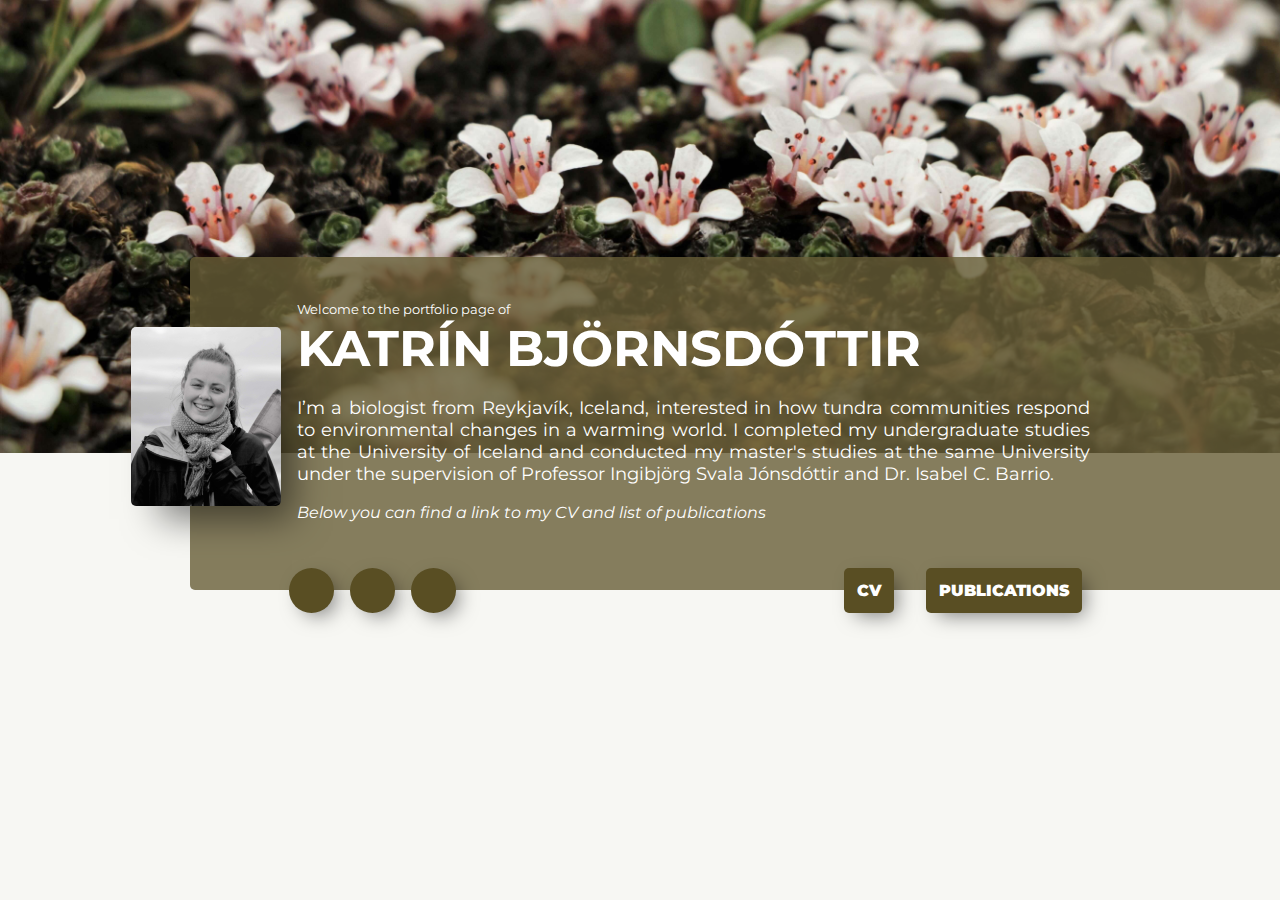
<file: index.html>
<!DOCTYPE html>
<html lang="en">

<head>
  <meta charset="UTF-8">
  <meta name="viewport" content="width=device-width, initial-scale=1.0">
  <meta http-equiv="X-UA-Compatible" content="ie=edge">
  <link href="https://cdn.lineicons.com/1.0.1/LineIcons.min.css" rel="stylesheet">
  <link href="https://fonts.googleapis.com/css?family=Lato|Montserrat|Raleway&display=swap" rel="stylesheet">
  <link rel="stylesheet" href="styles.css?v=1.0">
  <link rel="stylesheet" href="pattern.css">

  <title>Katrin Bjornsdottir</title>
</head>

<body>
  <style>
     :root {
      --content-width: 900px;
      --link-heigt: 45px;
      --half-link-height: calc(var(--link-heigt) / 2)
    }
    
    @media only screen and (max-width: 1080px) {
       :root {
        --content-width: 720px;
      }
      .profile-img {
        align-self: flex-start;
        margin-top: 46px;
      }
    }
    
    @media only screen and (max-width: 870px) {
       :root {
        --content-width: 520px;
      }
    }
    
    @media only screen and (max-width: 599px) {
      .profile-img {
        margin: 16px;
      }
      .profile-info {
        width: 100%;
        margin: 0px;
      }
      .justified {
        text-align: left;
      }
    }
    
    @media only screen and (min-width: 600px) {
      .card-between {
        max-width: var(--content-width);
        margin: -200px auto 0px auto;
        overflow: visible;
      }
      .banner {
        --x: calc(100vw - var(--content-width));
        --y: calc(var(--x) / 2);
        width: calc(var(--y) + var(--content-width));
      }
      .profile {
        flex-wrap: nowrap;
        align-items: center;
        width: var(--content-width);
      }
      .profile-img {
        margin-left: -75px;
      }
    }
    
    .card-between {
      position: relative;
    }
    
    .banner {
      padding-top: 10px;
      padding-bottom: 20px;
      background-color: rgba(104, 94, 55, 0.8);
      border-bottom-left-radius: 5px;
      border-top-left-radius: 5px;
    }
    
    .profile-img img {
      border-radius: 5px;
      -webkit-box-shadow: 20px 22px 34px -9px rgba(0, 0, 0, 0.5);
      -moz-box-shadow: 20px 22px 34px -9px rgba(0, 0, 0, 0.5);
      box-shadow: 20px 22px 34px -9px rgba(0, 0, 0, 0.5);
    }
    
    .profile-info * {
      color: #FFF;
      align-self: flex-start;
    }
  </style>
  <img src="./assets/images/saxopp_3.jpg" alt="My favorite plants in the arctic" style="width: 100%;">
  <div class="card-between">
    <div class="banner">
      <div class="profile flex m-3">
        <div class="profile-img" style="height: auto">
          <img src="./assets/images/Kata_3.jpg" alt="me" style="width: 150px;">
        </div>
        <div class="profile-info m-3">
          <small>Welcome to the portfolio page of</small>
          <h1 class="mt-0 mb-2 my-name-index">KATRÍN BJÖRNSDÓTTIR</h1>
          <p class="justified font-18">I’m a biologist from Reykjavík, Iceland, interested in how tundra communities respond to environmental changes in a warming world. I completed my undergraduate studies at the University of Iceland and conducted my master's studies at the same
            University under the supervision of Professor Ingibjörg Svala Jónsdóttir and Dr. Isabel C. Barrio.
          </p>
          <p><i>Below you can find a link to my CV and list of publications</i></p>
        </div>
      </div>
    </div>
    <style>
      .nav {
        position: absolute;
        right: 0;
        left: 0;
        top: calc(100% - var(--half-link-height));
        margin-bottom: 20px;
      }
      
      .my-links,
      .nav-links {
        height: var(--link-heigt);
      }
      
      .link-btn {
        height: 100%;
        min-width: 20px;
        background-color: #594E23;
        padding: 0px 12.5px;
        margin: 0 1rem;
        border-radius: 5px;
        -webkit-box-shadow: 7px 7px 20px -5px rgba(0, 0, 0, 0.5);
        -moz-box-shadow: 7px 7px 20px -5px rgba(0, 0, 0, 0.5);
        box-shadow: 7px 7px 20px -5px rgba(0, 0, 0, 0.5);
        text-decoration: none;
      }
      
      .link-btn>* {
        color: white;
        display: inline-block;
      }
      
      .link-btn>a {
        line-height: var(--link-heigt);
        color: white;
        font-weight: 700;
        font-size: 18px;
      }
      
      .link-btn>* {
        line-height: var(--link-heigt);
        color: white;
      }
      
      @media only screen and (min-width: 869px) {
        .nav {
          margin-left: 91px;
        }
      }
    </style>
    <div class="nav flex between">
      <div class="nav-links flex">
        <a href="https://linkedin.com/in/katbjo" class="link-btn round mx-2">
          <i class="lni-linkedin"></i>
        </a>
        <a href="https://github.com/katbjo" class="link-btn round mx-2">
          <i class="lni-github"></i>
        </a>
        <a href="https://twitter.com/katrin355" class="link-btn round mx-2">
          <i class="lni-twitter"></i>
        </a>
      </div>

      <div class="my-links flex">
        <a href="./cv.html" class="link-btn">
          <p class="my-0 fat-font">CV</p>
        </a>
        <a href="./publications.html" class="link-btn">
          <p class="my-0 fat-font">PUBLICATIONS</p>
        </a>
      </div>
    </div>
  </div>
</body>

</html>
</file>
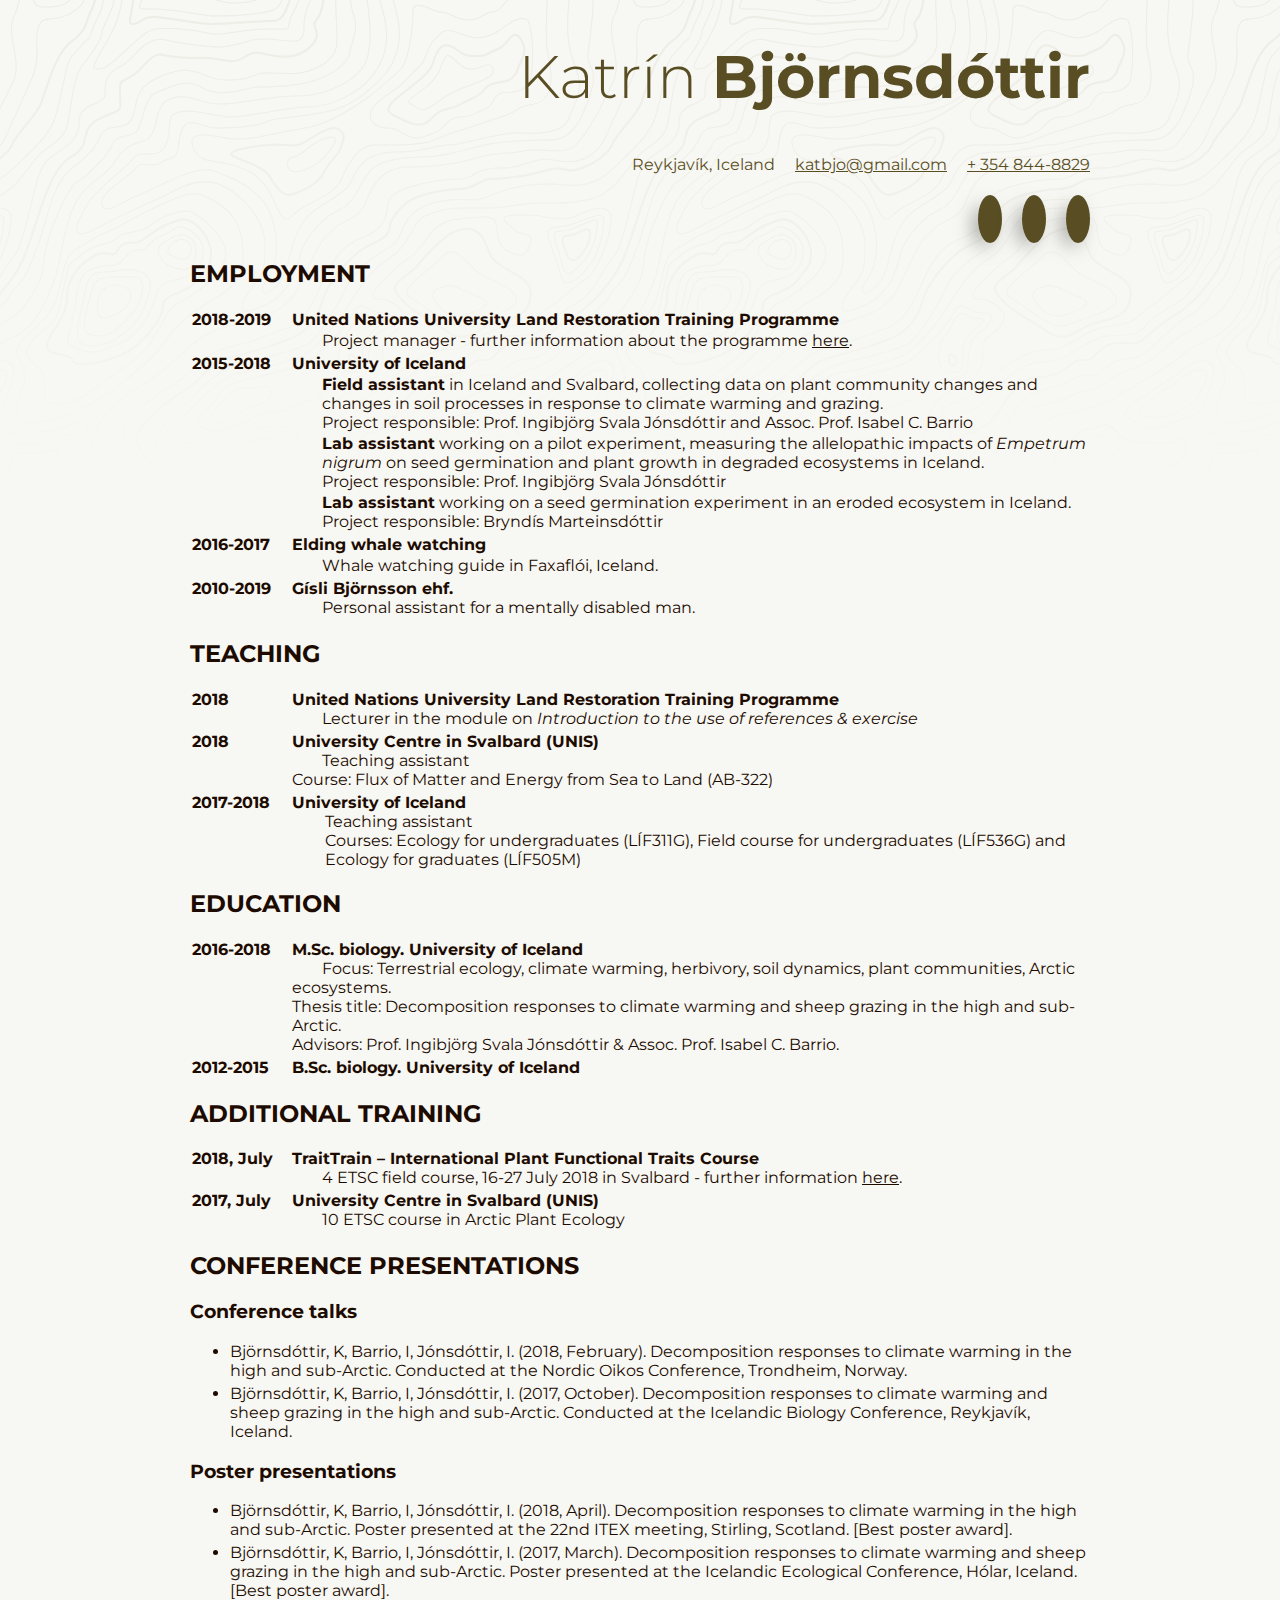
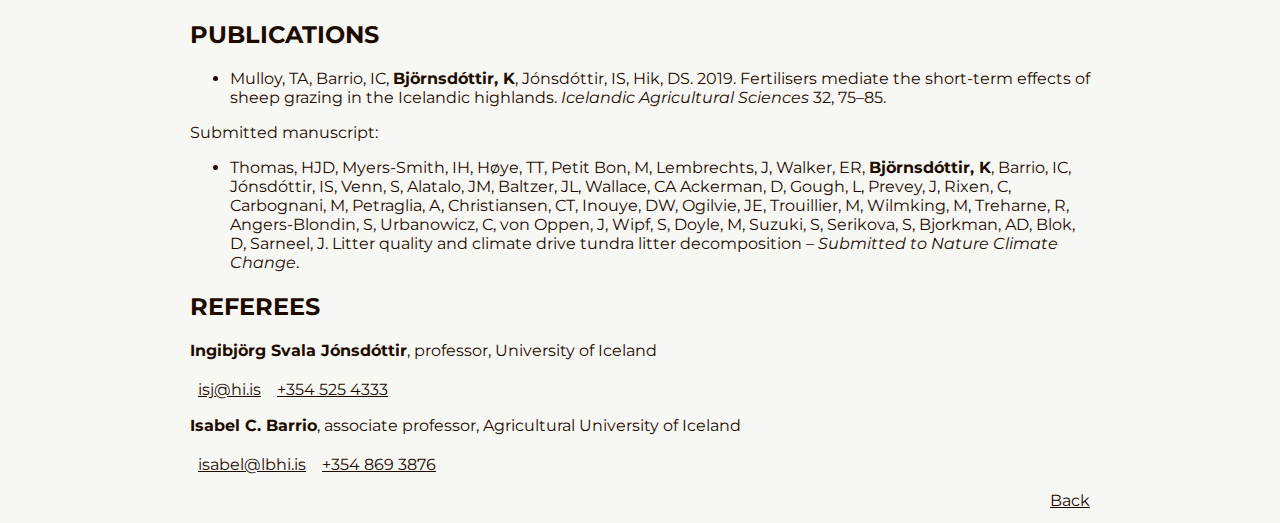
<file: cv.html>
<!doctype html>

<html lang="en">

<head>
  <meta charset="utf-8">
  <title>KatBjo profile</title>
  <meta name="KatrínBjörnsdóttir tundra ecology specialist" content="The HTML5 Herald">
  <meta name="Katrín Björnsdóttir" content="SitePoint">
  <link href="https://cdn.lineicons.com/1.0.1/LineIcons.min.css" rel="stylesheet">
  <link href="https://fonts.googleapis.com/css?family=Lato|Montserrat|Raleway&display=swap" rel="stylesheet">
  <link rel="stylesheet" href="styles.css?v=1.0">
  <link rel="stylesheet" href="pattern.css">

  <style>

  </style>
</head>

<body>
  <section>
    <h1 class="my-name">Katrín <span class="bold">Björnsdóttir</span></h1>
    <div class="flex column align-end">
      <div class="flex my-links mb-3">
        <div class="info-item">
          <i class="lni-home"></i>
          <p class="inline">Reykjavík, Iceland</p>
        </div>
        <div class="info-item">
          <i class="lni-envelope"></i>
          <a href="mail:katbjo@gmail.com">katbjo@gmail.com</a>
        </div>
        <div class="info-item">
          <i class="lni-mobile"></i><a href="tel:+3548448829">+ 354 844-8829</a>
        </div>
      </div>
      <div class="flex my-links">
        <style>
          .social i {
            border-radius: 50%;
            padding: 12px;
            background-color: #594E23;
            color: white !important;
            -webkit-box-shadow: -7px 7px 20px -5px rgba(0, 0, 0, 0.5);
            -moz-box-shadow: -7px 7px 20px -5px rgba(0, 0, 0, 0.5);
            box-shadow: -7px 7px 20px -5px rgba(0, 0, 0, 0.5);
          }
          
          .social a {
            text-decoration: none;
          }
        </style>
        <div class="info-item social">
          <a href="https://github.com/katbjo"><i class="lni-github"></i></a>
        </div>
        <div class="info-item social">
          <a href="https://linkedin.com/in/katbjo"><i class="lni-linkedin"></i></a>
        </div>
        <div class="info-item social">
          <a href="https://twitter.com/katrin355"><i class="lni-twitter"></i></a>
        </div>
      </div>
    </div>
    <h2>EMPLOYMENT</h2>
    <div class="flex job">
      <div class="years">
        <p><b>2018-2019</b></p>
      </div>
      <div class="job-data">
        <p class="job-title"><b>United Nations University Land Restoration Training Programme</b></p>
        <p class="extra-info">Project manager - further information about the programme
          <a href="https://www.grocentre.is/lrt/about-lrt/mission-lrt">here</a>.
        </p>
      </div>
    </div>

    </div>
    <div class="flex job">
      <div class="years">
        <p><b>2015-2018</b></p>
      </div>
      <div class="job-data">
        <p class="title mb-0"><b>University of Iceland</b></p>
        <p class="extra-info"><b>Field assistant</b> in Iceland and Svalbard, collecting data on plant community changes and changes in soil processes in response to climate warming and grazing.
          <br> Project responsible: Prof. Ingibjörg Svala Jónsdóttir and Assoc. Prof. Isabel C. Barrio
        </p>
        <p class="extra-info"><b>Lab assistant</b> working on a pilot experiment, measuring the allelopathic impacts of <i>Empetrum nigrum</i> on seed germination and plant growth in degraded ecosystems in Iceland.
          <br>Project responsible: Prof. Ingibjörg Svala Jónsdóttir
        </p>
        <p class="extra-info"><b>Lab assistant</b> working on a seed germination experiment in an eroded ecosystem in Iceland.
          <br>Project responsible: Bryndís Marteinsdóttir
        </p>
      </div>
    </div>
    <div class="flex job">
      <div class="years">
        <p><b>2016-2017</b></p>
      </div>
      <div class="job-data">
        <p class="title"><b>Elding whale watching</b><br></p>
        <p class="extra-info">Whale watching guide in Faxaflói, Iceland.
        </p>
      </div>
    </div>
    <div class="flex job">
      <div class="years">
        <p><b>2010-2019</b></p>
      </div>
      <div class="job-data">
        <p class="title"><b>Gísli Björnsson ehf.</b><br><span class="extra-info"> Personal assistant for a mentally
              disabled man.
            </span> </p>
      </div>
    </div>

    <h2>TEACHING</h2>
    <div class="flex job">
      <div class="years">
        <p><b>2018</b></p>
      </div>
      <div class="job-data">
        <p class="title"><b>United Nations University Land Restoration Training Programme</b><br><span class="extra-info">
              Lecturer in the module on <i>Introduction to the use of references & exercise</i>
            </span> </p>
      </div>
    </div>
    <div class="flex job">
      <div class="years">
        <p><b>2018</b></p>
      </div>
      <div class="job-data">
        <p class="title"><b>University Centre in Svalbard (UNIS)</b><br><span class="extra-info">Teaching assistant
              <br> Course: Flux of Matter and Energy from Sea to Land (AB-322)
            </span> </p>
      </div>
    </div>
    <div class="flex job">
      <div class="years">
        <p><b>2017-2018</b></p>
      </div>
      <div class="job-data">
        <p class="title mb-0"><b>University of Iceland</b></p>
        <ul class="extra-info m-0" style="padding-left:35px">
          Teaching assistant
          <br>Courses: Ecology for undergraduates (LÍF311G), Field course for undergraduates (LÍF536G) and Ecology for graduates (LÍF505M)
        </ul>
      </div>
    </div>

    <h2>EDUCATION</h2>
    <div class="flex job">
      <div class="years">
        <p><b>2016-2018</b></p>
      </div>
      <div class="job-data">
        <p class="job-title"><b>M.Sc. biology. University of Iceland</b>
          <br><span class="extra-info">Focus: Terrestrial ecology, climate warming, herbivory, soil dynamics, plant
              communities, Arctic ecosystems.
              <br> Thesis title: Decomposition responses to climate warming and sheep grazing in the high and sub-Arctic.
              <br> Advisors: Prof. Ingibjörg Svala Jónsdóttir & Assoc. Prof. Isabel C. Barrio.
        </div>
      </div>
      <div class="flex job">
        <div class="years">
          <p><b>2012-2015</b></p>
        </div>
        <div class="job-data">
          <p class="job-title"><b>B.Sc. biology. University of Iceland</b>
        </div>
      </div>
    
      <h2>ADDITIONAL TRAINING</h2>
      <div class="flex job">
        <div class="years">
          <p><b>2018, July</b></p>
        </div>
        <div class="job-data">
          <p class="job-title"><b>TraitTrain – International Plant Functional Traits Course</b>
            <br><span class="extra-info">4 ETSC field course, 16-27 July 2018 in Svalbard - further information <a
                href="https://biopraksis.w.uib.no/category/traittrain/">here</a>.
        </div>
      </div>
      <div class="flex job">
        <div class="years">
          <p><b>2017, July</b></p>
        </div>
        <div class="job-data">
          <p class="job-title"><b>University Centre in Svalbard (UNIS)</b>
            <br><span class="extra-info"> 10 ETSC course in Arctic Plant Ecology
    
    
            </span>
      </div>
    </div>

    <h2>CONFERENCE PRESENTATIONS</h2>
    <h3>Conference talks</h3>
    <ul>
      <li>Björnsdóttir, K, Barrio, I, Jónsdóttir, I. (2018, February). Decomposition responses to climate warming in the high and sub-Arctic. Conducted at the Nordic Oikos Conference, Trondheim, Norway.</li>
      <li>Björnsdóttir, K, Barrio, I, Jónsdóttir, I. (2017, October). Decomposition responses to climate warming and sheep grazing in the high and sub-Arctic. Conducted at the Icelandic Biology Conference, Reykjavík, Iceland.</li>
    </ul>
    <h3>Poster presentations</h3>
    <ul>
      <li>Björnsdóttir, K, Barrio, I, Jónsdóttir, I. (2018, April). Decomposition responses to climate warming in the high and sub-Arctic. Poster presented at the 22nd ITEX meeting, Stirling, Scotland. [Best poster award].</li>
      <li>Björnsdóttir, K, Barrio, I, Jónsdóttir, I. (2017, March). Decomposition responses to climate warming and sheep grazing in the high and sub-Arctic. Poster presented at the Icelandic Ecological Conference, Hólar, Iceland. [Best poster award].</li>
    </ul>
    <div>
    </div>

    <h2>PUBLICATIONS</h2>
    <ul>
      <li>Mulloy, TA, Barrio, IC, <b>Björnsdóttir, K</b>, Jónsdóttir, IS, Hik, DS. 2019. Fertilisers mediate the short-term effects of sheep grazing in the Icelandic highlands. <i>Icelandic Agricultural Sciences</i> 32, 75–85.</li>
    </ul>
    <p>Submitted manuscript:</p>
    <ul>

      <li>Thomas, HJD, Myers-Smith, IH, Høye, TT, Petit Bon, M, Lembrechts, J, Walker, ER, <b>Björnsdóttir, K</b>, Barrio, IC, Jónsdóttir, IS, Venn, S, Alatalo, JM, Baltzer, JL, Wallace, CA Ackerman, D, Gough, L, Prevey, J, Rixen, C, Carbognani, M, Petraglia,
        A, Christiansen, CT, Inouye, DW, Ogilvie, JE, Trouillier, M, Wilmking, M, Treharne, R, Angers-Blondin, S, Urbanowicz, C, von Oppen, J, Wipf, S, Doyle, M, Suzuki, S, Serikova, S, Bjorkman, AD, Blok, D, Sarneel, J. Litter quality and climate drive
        tundra litter decomposition – <i>Submitted to Nature Climate Change</i>.</li>

    </ul>
    <div>
    </div>

    <h2>REFEREES</h2>
    <p><b>Ingibjörg Svala Jónsdóttir</b>, professor, University of Iceland
      <div class="flex">
        <div class="mr-2">
          <i class="lni-envelope mr-2"></i>
          <a href="mailto:isj@hi.is">isj@hi.is</a>
        </div>
        <div class="">
          <i class="lni-mobile mr-2"></i>
          <a href="+3545254333">+354 525 4333</a>
        </div>
      </div>
    </p>

    <p><b>Isabel C. Barrio</b>, associate professor, Agricultural University of Iceland
      <div class="flex">
        <div class="mr-2">
          <i class="lni-envelope mr-2"></i>
          <a href="mailto:isabel@lbhi.is">isabel@lbhi.is</a>
        </div>
        <div class="">
          <i class="lni-mobile mr-2"></i>
          <a href="+3548693876">+354 869 3876</a>
        </div>
      </div>
    </p>
    <a class="no-print" style="float: right;" href="./">Back</a>
  </section>
  <div class="pattern tree-pattern"></div>
</body>

</html>
</file>
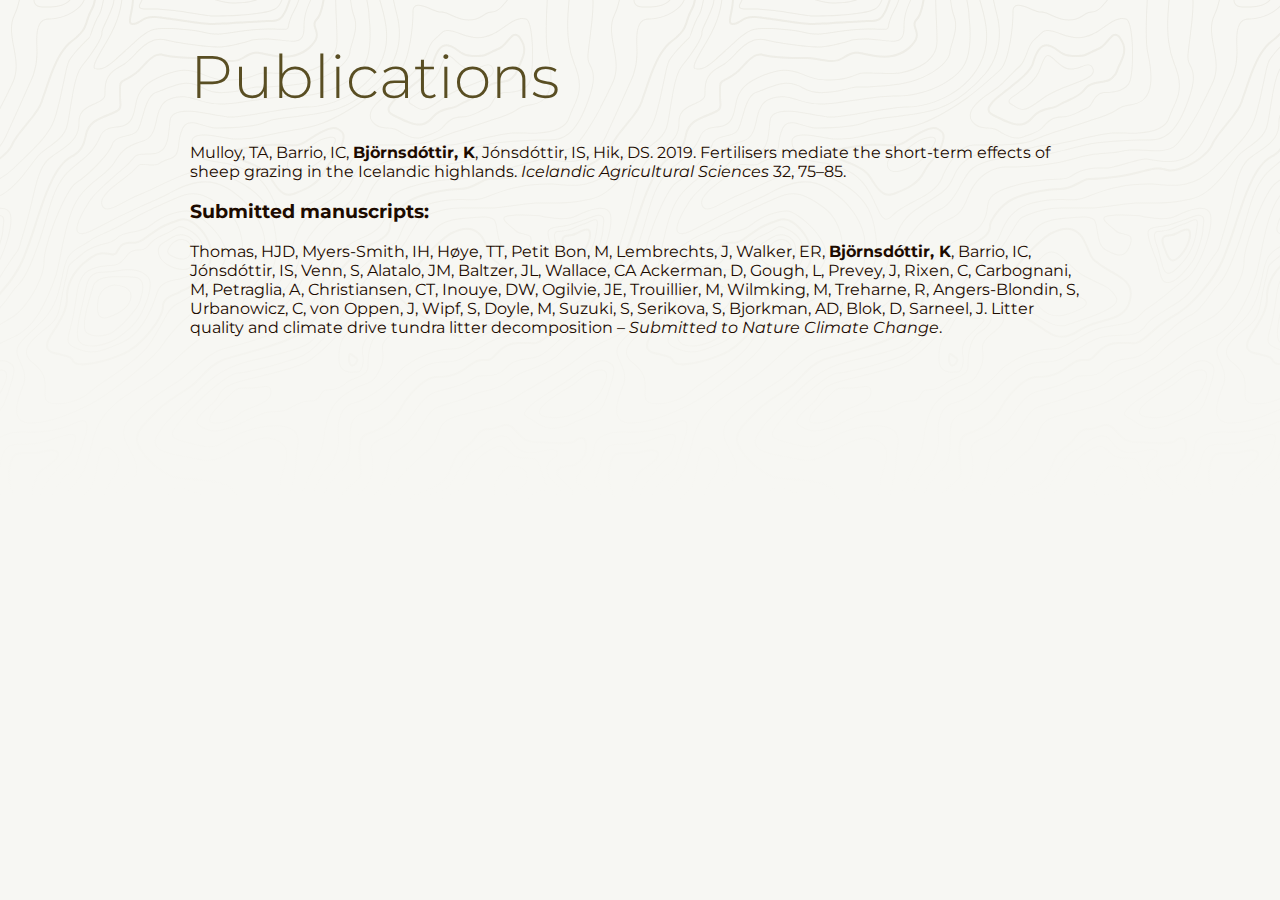
<file: publications.html>
<!doctype html>

<html lang="en">

<head>
  <meta charset="utf-8">
  <title>KatBjo profile</title>
  <meta name="KatrínBjörnsdóttir tundra ecology specialist" content="The HTML5 Herald">
  <meta name="Katrín Björnsdóttir" content="SitePoint">
  <link href="https://cdn.lineicons.com/1.0.1/LineIcons.min.css" rel="stylesheet">
  <link href="https://fonts.googleapis.com/css?family=Lato|Montserrat|Raleway&display=swap" rel="stylesheet">
  <link rel="stylesheet" href="styles.css?v=1.0">
  <link rel="stylesheet" href="pattern.css">

  <style>

  </style>
</head>

<body>

  <body>
    <section>
      <h1 class="header-publications">Publications</h1>
      <div>
        <p class="mt-2">Mulloy, TA, Barrio, IC, <b>Björnsdóttir, K</b>, Jónsdóttir, IS, Hik, DS. 2019. Fertilisers mediate the short-term effects of sheep grazing in the Icelandic highlands. <i>Icelandic Agricultural Sciences</i> 32, 75–85.</p>

        <h3>Submitted manuscripts:</h3>
        </p>
        Thomas, HJD, Myers-Smith, IH, Høye, TT, Petit Bon, M, Lembrechts, J, Walker, ER, <b>Björnsdóttir, K</b>, Barrio, IC, Jónsdóttir, IS, Venn, S, Alatalo, JM, Baltzer, JL, Wallace, CA Ackerman, D, Gough, L, Prevey, J, Rixen, C, Carbognani, M, Petraglia,
        A, Christiansen, CT, Inouye, DW, Ogilvie, JE, Trouillier, M, Wilmking, M, Treharne, R, Angers-Blondin, S, Urbanowicz, C, von Oppen, J, Wipf, S, Doyle, M, Suzuki, S, Serikova, S, Bjorkman, AD, Blok, D, Sarneel, J. Litter quality and climate drive
        tundra litter decomposition – <i>Submitted to Nature Climate Change</i>.
        </p>
        </p>
      </div>

    </section>
    <div class="pattern tree-pattern"></div>
  </body>



</html>
</file>
<file: styles.css>
* {
  font-family: montserrat;
  color: #1D0B00;
}

body {
  background-color: #F7F7F3;
  color: #1D0B00;
  margin: 0;
}

section {
  max-width: 900px;
  margin: auto;
  padding-bottom: 2rem;
  padding-left: 1rem;
  padding-right: 1rem;
}

li {
  margin: 4px 0
}

.banner-img {
  background-image: url('./assets/images/saxopp_3.jpg');
  background-size: cover;
  width: 100%;
  height: 0px;
  padding-bottom: 40%;
}

.my-name {
  font-weight: 300;
  text-align: right;
  font-size: 60px;
  color: #594E23;
  margin-bottom: 0.5em;
}

.my-name-index {
  font-weight: 700;
  font-size: 50px;
}

.my-links {
  margin: 0 -8px;
}

.info-item {
  margin: 8px;
  font-size: 16px;
  color: #594E23;
}

.info-item a,
.info-item span,
.info-item p {
  padding-left: 4px;
  color: #594E23;
}

i[class*='lni'] {
  font-size: 20px;
}

.info-item i[class*='lni'] {
  color: #594E23;
}

.job {
  flex-wrap: nowrap !important;
}

.job p {
  margin: 2px;
}

.job .years {
  flex: 0 0 100px;
}

.job .job-data {
  flex: 1 1 auto;
}

.extra-info {
  padding-left: 30px;
}

.pattern {
  position: absolute;
  top: 0px;
  left: 0px;
  height: 500px;
  width: 100%;
  background-color: rgba(0, 0, 0, 0.5);
  z-index: -1;
}


/* publications */

.header-publications {
  font-weight: 300;
  text-align: left;
  font-size: 60px;
  color: #594E23;
  margin-bottom: 0.5em;
}

.publication-text {}


/* utils */

.bold {
  font-weight: 700;
  color: #594E23;
}

.flex {
  display: flex;
  flex-wrap: wrap;
}

.column {
  flex-direction: column;
}

.reverse {
  flex-direction: row-reverse;
}

.between {
  justify-content: space-between;
}

.align-end {
  align-items: flex-end;
}

.m-1 {
  margin: 4px;
}

.m-0 {
  margin: 0px;
}

.m-3 {
  margin: 16px;
}

.mb-0 {
  margin-bottom: 0 !important;
}

.mb-2 {
  margin-bottom: 8px !important;
}

.mb-3 {
  margin-bottom: 16px !important;
}

.mt-0 {
  margin-top: 0px;
}

.mt-2 {
  margin-top: 8px;
}

.mr-2 {
  margin-right: 8px;
}

.mx-2 {
  margin-left: 8px !important;
  margin-right: 8px !important;
}

.my-0 {
  margin-top: 0px !important;
  margin-bottom: 0px !important;
}

.inline {
  display: inline;
}

.justified {
  text-align: justify;
  hyphens: auto;
}

.float-right {
  float: right;
}

.round {
  border-radius: 50% !important;
}

.fat-font {
  font-weight: 900;
}

.font-18 {
  font-size: 18px;
}

@media print {
  .no-print,
  .no-print * {
    display: none !important;
  }
  .social i {
    color: black !important;
  }
}
</file>
<file: pattern.css>
.tree-pattern {
    background-color: #f7f7f3;
    background-image: linear-gradient(180deg, rgba(0, 0, 0, 0) 0%, rgba(247, 247, 243, 1) 100%), url("data:image/svg+xml,%3Csvg xmlns='http://www.w3.org/2000/svg' width='600' height='600' viewBox='0 0 600 600'%3E%3Cpath fill='%23594e23' fill-opacity='0.066' d='M600 325.1v-1.17c-6.5 3.83-13.06 7.64-14.68 8.64-10.6 6.56-18.57 12.56-24.68 19.09-5.58 5.95-12.44 10.06-22.42 14.15-1.45.6-2.96 1.2-4.83 1.9l-4.75 1.82c-9.78 3.75-14.8 6.27-18.98 10.1-4.23 3.88-9.65 6.6-16.77 8.84-1.95.6-3.99 1.17-6.47 1.8l-6.14 1.53c-5.29 1.35-8.3 2.37-10.54 3.78-3.08 1.92-6.63 3.26-12.74 5.03a384.1 384.1 0 0 1-4.82 1.36c-2.04.58-3.6 1.04-5.17 1.52a110.03 110.03 0 0 0-11.2 4.05c-2.7 1.15-5.5 3.93-8.78 8.4a157.68 157.68 0 0 0-6.15 9.2c-5.75 9.07-7.58 11.74-10.24 14.51a50.97 50.97 0 0 1-4.6 4.22c-2.33 1.9-10.39 7.54-11.81 8.74a14.68 14.68 0 0 0-3.67 4.15c-1.24 2.3-1.9 4.57-2.78 8.87-2.17 10.61-3.52 14.81-8.2 22.1-4.07 6.33-6.8 9.88-9.83 12.99-.47.48-.95.96-1.5 1.48l-3.75 3.56c-1.67 1.6-3.18 3.12-4.86 4.9a42.44 42.44 0 0 0-9.89 16.94c-2.5 8.13-2.72 15.47-1.76 27.22.47 5.82.51 6.36.51 8.18 0 10.51.12 17.53.63 25.78.24 4.05.56 7.8.97 11.22h.9c-1.13-9.58-1.5-21.83-1.5-37 0-1.86-.04-2.4-.52-8.26-.94-11.63-.72-18.87 1.73-26.85a41.44 41.44 0 0 1 9.65-16.55c1.67-1.76 3.18-3.27 4.83-4.85.63-.6 3.13-2.96 3.75-3.57a71.6 71.6 0 0 0 1.52-1.5c3.09-3.16 5.86-6.76 9.96-13.15 4.77-7.42 6.15-11.71 8.34-22.44.86-4.21 1.5-6.4 2.68-8.6.68-1.25 1.79-2.48 3.43-3.86 1.38-1.15 9.43-6.8 11.8-8.72 1.71-1.4 3.26-2.81 4.7-4.3 2.72-2.85 4.56-5.54 10.36-14.67a156.9 156.9 0 0 1 6.1-9.15c3.2-4.33 5.9-7.01 8.37-8.07 3.5-1.5 7.06-2.77 11.1-4.02a233.84 233.84 0 0 1 7.6-2.2l2.38-.67c6.19-1.79 9.81-3.16 12.98-5.15 2.14-1.33 5.08-2.33 10.27-3.65l6.14-1.53c2.5-.63 4.55-1.2 6.52-1.82 7.24-2.27 12.79-5.06 17.15-9.05 4.05-3.72 9-6.2 18.66-9.9l4.75-1.82c1.87-.72 3.39-1.31 4.85-1.91 10.1-4.15 17.07-8.32 22.76-14.4 6.05-6.45 13.95-12.4 24.49-18.92 1.56-.96 7.82-4.6 14.15-8.33v-64.58c-4 8.15-8.52 14.85-12.7 17.9-2.51 1.82-5.38 4.02-9.04 6.92a1063.87 1063.87 0 0 0-6.23 4.98l-1.27 1.02a2309.25 2309.25 0 0 1-4.87 3.9c-7.55 6-12.9 10.05-17.61 13.19-3.1 2.06-3.86 2.78-8.06 7.13-5.84 6.07-11.72 8.62-29.15 10.95-11.3 1.5-20.04 4.91-30.75 11.07-1.65.94-7.27 4.27-6.97 4.1-2.7 1.58-4.69 2.69-6.64 3.66-5.63 2.8-10.47 4.17-15.71 4.17-17.13 0-41.44 11.51-51.63 22.83-12.05 13.4-31.42 27.7-45.25 31.16-7.4 1.85-11.85 7.05-14.04 14.69-1.26 4.4-1.58 8.28-1.58 13.82 0 .82.01.98.24 3.63.45 5.18.35 8.72-.77 13.26-1.53 6.2-4.89 12.6-10.59 19.43-13.87 16.65-22.88 46.58-22.88 71.68 0 2.39.02 4.26.06 8.75.12 10.8.1 15.8-.22 21.95-.56 11.18-2.09 20.73-5 29.3h-1.05c2.94-8.56 4.49-18.12 5.05-29.35.31-6.13.34-11.1.22-21.9-.04-4.48-.06-6.36-.06-8.75 0-25.32 9.07-55.47 23.12-72.32 5.6-6.72 8.88-12.99 10.38-19.03 1.09-4.4 1.18-7.85.74-12.93-.23-2.7-.24-2.86-.24-3.72 0-5.62.32-9.57 1.62-14.1 2.28-7.95 6.97-13.44 14.76-15.39 13.6-3.4 32.82-17.59 44.75-30.84C409 360.14 433.58 348.5 451 348.5c5.07 0 9.77-1.33 15.26-4.07 1.93-.96 3.9-2.05 6.58-3.62-.3.18 5.33-3.16 6.98-4.11 10.82-6.21 19.66-9.67 31.11-11.2 17.23-2.3 22.9-4.75 28.57-10.64 4.25-4.41 5.04-5.16 8.22-7.28 4.68-3.11 10.01-7.14 17.55-13.14a1113.33 1113.33 0 0 0 4.86-3.89l1.28-1.02a4668.54 4668.54 0 0 1 6.23-4.98c3.67-2.9 6.55-5.12 9.07-6.95 4.37-3.19 9.16-10.56 13.29-19.4v66.9zm0-116.23c-.62.01-1.27.06-1.95.13-6.13.63-13.83 3.45-21.83 7.45-3.64 1.82-8.46 2.67-14.17 2.71-4.7.04-9.72-.47-14.73-1.33-1.7-.3-3.26-.61-4.67-.93a31.55 31.55 0 0 0-3.55-.57 273.4 273.4 0 0 0-16.66-.88c-10.42-.16-17.2.74-17.97 2.73-.38.97.6 2.55 3.03 4.87 1.01.97 2.22 2.03 4.04 3.55a1746.07 1746.07 0 0 0 4.79 4.02c1.39 1.2 3.1 1.92 5.5 2.5.7.16.86.2 2.64.54 3.53.7 5.03 1.25 6.15 2.63 1.41 1.76 1.4 4.54-.15 8.88-2.44 6.83-5.72 10.05-10.19 10.33-3.63.23-7.6-1.29-14.52-5.06-4.53-2.47-6.82-7.3-8.32-15.26-.17-.87-.32-1.78-.5-2.86l-.43-2.76c-1.05-6.58-1.9-9.2-3.73-10.11-.81-.4-1.59-.74-2.36-1-2.27-.77-4.6-1.02-8.1-.92-2.29.07-14.7 1-13.77.93-20.55 1.37-28.8 5.05-37.09 14.99a133.07 133.07 0 0 0-4.25 5.44l-2.3 3.09-2.51 3.32c-4.1 5.36-7.06 8.48-10.39 11.12-.65.52-1.33 1.04-2.13 1.62l-4.11 2.94a106.8 106.8 0 0 0-5.16 3.99c-4.55 3.74-9.74 8.6-16.25 15.38-8.25 8.58-11.78 13.54-11.7 15.95.07 1.65 1.64 2.11 6.79 2.38 1.61.09 2.15.12 2.98.2 2.95.24 5.09.73 6.81 1.68 7.48 4.15 11.63 7.26 13.95 11.58 3.3 6.15.8 12.88-8.89 20.26-8.28 6.3-11.1 10.37-11.31 14.96-.06 1.17 0 1.93.26 4.43.69 6.47.25 10.65-2.8 17.42a44.23 44.23 0 0 1-4.16 7.53c-2.82 3.97-5.47 5.74-10.6 7.69-.43.16-3.34 1.23-4.27 1.59-1.8.68-3.38 1.36-5.01 2.14-4.18 2-8.4 4.6-13.1 8.24-8.44 6.51-13.23 14.56-15.98 25.06-1.1 4.2-1.55 6.81-2.8 15.21-1.26 8.6-2.17 12.64-4.08 16.55-2.1 4.28-11.93 26.59-12.97 28.88a382.7 382.7 0 0 1-6.37 13.41c-4.07 8.11-7.61 14.07-10.73 17.81-5.38 6.46-8.98 14.37-13.77 28.42a810.14 810.14 0 0 0-1.89 5.6c-1.8 5.35-2.96 8.6-4.26 11.85-6.13 15.32-25.43 26.31-46.46 26.31-11.2 0-20.58-2.74-31.02-8.55-5.6-3.13-4.55-2.42-22.26-14.54-14.33-9.8-17.7-10.73-20.47-6.9-.37.5-1.81 2.74-1.83 2.77a52.24 52.24 0 0 1-4.94 5.9c-.73.79-5.52 5.87-6.97 7.45-2.38 2.6-4.3 4.81-5.98 6.93a45.6 45.6 0 0 0-5.08 7.66c-1.29 2.57-1.9 5.25-2.66 10.6a997.6 997.6 0 0 1-.46 3.18h-1l.47-3.32c.77-5.45 1.4-8.2 2.75-10.9a46.54 46.54 0 0 1 5.2-7.84c1.7-2.14 3.63-4.38 6.03-6.98 1.45-1.59 6.24-6.68 6.96-7.46a51.58 51.58 0 0 0 4.84-5.78s1.47-2.26 1.86-2.8c3.25-4.5 7.08-3.44 21.84 6.67 17.67 12.08 16.62 11.38 22.19 14.48 10.3 5.73 19.5 8.43 30.53 8.43 20.65 0 39.57-10.77 45.54-25.69a219.7 219.7 0 0 0 4.24-11.8 6752.32 6752.32 0 0 0 1.88-5.6c4.83-14.16 8.47-22.14 13.96-28.73 3.05-3.66 6.56-9.57 10.6-17.61 1.97-3.93 4.04-8.31 6.35-13.38 1.03-2.28 10.88-24.61 12.98-28.91 1.85-3.79 2.75-7.76 4-16.25 1.24-8.44 1.7-11.07 2.81-15.32 2.8-10.7 7.71-18.94 16.33-25.6a73.18 73.18 0 0 1 13.29-8.35c1.66-.8 3.27-1.48 5.08-2.18.94-.36 3.86-1.43 4.28-1.59 4.95-1.88 7.44-3.55 10.14-7.33 1.35-1.9 2.68-4.3 4.06-7.37 2.97-6.58 3.39-10.59 2.72-16.9a27.13 27.13 0 0 1-.27-4.58c.22-4.94 3.21-9.24 11.7-15.7 9.33-7.11 11.66-13.34 8.62-19-2.2-4.09-6.25-7.12-13.55-11.17-1.57-.88-3.6-1.33-6.42-1.57-.8-.07-1.34-.1-2.95-.19-5.77-.3-7.63-.85-7.72-3.34-.1-2.81 3.5-7.87 11.97-16.69 6.53-6.8 11.75-11.69 16.33-15.45 1.79-1.47 3.42-2.72 5.2-4.03l4.12-2.94c.79-.58 1.46-1.08 2.1-1.59 3.26-2.6 6.16-5.65 10.21-10.94a383.2 383.2 0 0 0 2.5-3.32l2.31-3.09c1.8-2.39 3.04-4 4.29-5.48 8.47-10.17 16.98-13.96 37.27-15.3-.44.02 12-.9 14.32-.98 3.62-.1 6.05.16 8.46.98.8.27 1.62.62 2.47 1.04 2.27 1.14 3.17 3.87 4.27 10.85l.44 2.76c.17 1.07.33 1.97.5 2.83 1.44 7.69 3.62 12.29 7.8 14.57 6.76 3.68 10.6 5.15 13.99 4.94 4-.25 6.99-3.17 9.3-9.67 1.45-4.04 1.46-6.49.32-7.92-.9-1.12-2.28-1.62-5.57-2.27a55.8 55.8 0 0 1-2.67-.55c-2.54-.6-4.39-1.4-5.93-2.71a252.63 252.63 0 0 0-4.78-4.01 84.35 84.35 0 0 1-4.08-3.6c-2.73-2.6-3.86-4.43-3.28-5.95 1.02-2.64 7.82-3.54 18.93-3.37a230.56 230.56 0 0 1 16.73.88c2.76.39 3.2.49 3.68.6 1.4.3 2.95.62 4.62.91a82.9 82.9 0 0 0 14.56 1.32c5.56-.04 10.24-.86 13.73-2.6 8.1-4.05 15.89-6.9 22.17-7.56.7-.07 1.4-.11 2.05-.13v1zm0-100.94v1.5c-8.62 16.05-17.27 29.55-23.65 35.92-3.19 3.2-7.62 4.9-13.54 5.56-4.45.48-8.28.4-19.18-.2-9.91-.55-15.32-.44-20.52.78a84.05 84.05 0 0 1-15 2.11l-2.25.14c-12.49.75-19.37 1.78-32.72 5.74-4.5 1.33-9.27 2.49-14.3 3.48a246.27 246.27 0 0 1-32.6 3.97c-7.56.45-13.21.57-20.24.57-5.4 0-11.9 1.61-18 5.18-8.3 4.87-15.06 12.87-19.53 24.5a68.57 68.57 0 0 1-4.56 9.8c-3.6 6.2-6.92 8.99-13.38 12.18l-4.03 1.96a64.48 64.48 0 0 0-15.16 10.25c-8.2 7.33-13.72 16.63-22.54 35.6l-2.08 4.49c-7.3 15.7-11.5 23.3-17.35 29.87-7.7 8.66-20.25 14.42-40.31 20.08-4.37 1.23-19.04 5.08-19.24 5.13-6.92 1.87-11.68 3.34-15.63 4.92-10.55 4.22-18.71 10.52-36.38 26.52l-1.7 1.54c-8.58 7.76-13.41 11.9-18.81 15.88-3.95 2.9-8 5.67-12.97 8.91-2.06 1.34-10.3 6.6-12.33 7.94-11.52 7.5-18.53 13.04-24.62 20.08a62.01 62.01 0 0 0-6.44 8.85c-4.13 6.91-6.27 13.15-9.2 25.11l-1.54 6.26c-.6 2.45-1.15 4.54-1.72 6.58-2.97 10.7-6.9 17.36-14.78 26.91L69.6 491a148.51 148.51 0 0 0-4.19 5.3 23.9 23.9 0 0 0-3.44 6.28c-1.16 3.23-1.52 5.9-1.87 11.94-.58 10.05-1.42 15.04-4.63 22.67-1.57 3.72-5.66 14.02-6.41 15.8a73.46 73.46 0 0 1-3.57 7.4c-2.88 5.14-6.71 10.12-13.12 16.95-5.96 6.36-8.87 10.9-10.61 16a56.88 56.88 0 0 0-1.38 4.82l-.46 1.84h-1.03l.52-2.08c.52-2.09.92-3.49 1.4-4.9 1.8-5.25 4.78-9.9 10.84-16.36 6.35-6.78 10.13-11.7 12.97-16.77a72.5 72.5 0 0 0 3.52-7.29c.75-1.76 4.84-12.06 6.4-15.8 3.17-7.5 3.99-12.4 4.56-22.33.35-6.14.72-8.88 1.93-12.23a24.9 24.9 0 0 1 3.58-6.54c1.27-1.7 2.6-3.37 4.22-5.34l4.11-4.95c7.8-9.46 11.66-16 14.59-26.54.56-2.04 1.1-4.12 1.71-6.56l1.53-6.26c2.96-12.04 5.13-18.36 9.32-25.39 1.84-3.08 4-6.05 6.54-8.99 6.17-7.12 13.24-12.7 24.83-20.26 2.05-1.33 10.28-6.6 12.33-7.94 4.96-3.22 9-5.98 12.92-8.87 5.37-3.95 10.19-8.08 18.74-15.82l1.7-1.54c17.76-16.09 25.98-22.43 36.67-26.7 4-1.6 8.8-3.09 15.75-4.96.21-.06 14.87-3.9 19.22-5.13 19.9-5.61 32.32-11.31 39.85-19.78 5.76-6.48 9.93-14.02 17.18-29.64l2.09-4.5c8.87-19.07 14.44-28.46 22.77-35.9a65.48 65.48 0 0 1 15.38-10.4l4.04-1.97c6.3-3.1 9.47-5.77 12.96-11.77a67.6 67.6 0 0 0 4.48-9.67c4.56-11.84 11.47-20.02 19.97-25 6.25-3.66 12.93-5.32 18.5-5.32 7.01 0 12.65-.12 20.17-.57a245.3 245.3 0 0 0 32.47-3.96c5-.98 9.75-2.13 14.22-3.45 13.43-3.98 20.38-5.02 32.94-5.78l2.24-.14c5.76-.37 9.8-.9 14.85-2.09 5.31-1.25 10.79-1.35 22.6-.7 9.04.5 12.84.58 17.21.1 5.71-.62 9.94-2.26 12.95-5.26 6.44-6.45 15.3-20.37 24.35-36.72zm0 450.21c-1.28-4.6-2.2-10.55-3.33-20.25l-.24-2.04-.23-2.03c-1.82-15.7-3.07-21.98-5.55-24.47-2.46-2.46-3.04-5.03-2.52-8.64.1-.6.18-1.1.39-2.15.69-3.54.77-5.04.08-6.84-.91-2.38-3.31-4.41-7.79-6.26-5.08-2.09-6.52-4.84-4.89-8.44.66-1.45 1.79-3.02 3.52-5.01 1.04-1.2 5.48-5.96 5.08-5.53 6.15-6.7 8.98-11.34 8.98-16.48a15.2 15.2 0 0 1 6.5-12.89v1.26a14.17 14.17 0 0 0-5.5 11.63c0 5.47-2.93 10.29-9.24 17.16.38-.42-4.04 4.33-5.07 5.5-1.67 1.93-2.75 3.43-3.36 4.77-1.37 3.04-.23 5.22 4.36 7.1 4.71 1.95 7.32 4.16 8.34 6.83.78 2.04.7 3.67-.03 7.4-.2 1.03-.3 1.51-.38 2.09-.48 3.33.03 5.59 2.23 7.8 2.74 2.74 3.98 8.96 5.84 25.06l.24 2.03.23 2.04c.82 7.01 1.53 12.06 2.34 16.03v4.33zm0-62.16c-1.4-3.13-4.43-9.9-4.95-11.17-1.02-2.53-1.25-3.8-.91-5.18.2-.84 2.05-4.68 2.32-5.33a70.79 70.79 0 0 0 3.54-11.2v3.99a62.82 62.82 0 0 1-2.62 7.6c-.31.75-2.09 4.46-2.27 5.18-.28 1.12-.08 2.22.87 4.57.41 1.02 2.5 5.7 4.02 9.09v2.45zm0-85.09c-1.65 1.66-3.66 2.9-6.4 4.13-.25.1-13.97 5.47-20.4 8.43-9.35 4.32-16.7 5.9-23.03 5.25-5.08-.53-9.02-2.25-14.77-5.92l-3.2-2.07a77.4 77.4 0 0 0-5.44-3.27c-4.05-2.18-3.25-5.8 1.47-10.47 3.71-3.68 9.6-7.93 18.73-13.8l4.46-2.82c17.95-11.33 18.22-11.5 22.27-14.74 11.25-9 19.69-14.02 26.31-15.1v1.02c-6.37 1.1-14.62 6-25.69 14.86-4.1 3.28-4.34 3.44-22.36 14.8a652.4 652.4 0 0 0-4.45 2.83c-9.07 5.83-14.92 10.05-18.57 13.66-4.31 4.28-4.95 7.13-1.7 8.88 1.7.91 3.29 1.88 5.5 3.3l3.2 2.08c5.64 3.59 9.45 5.25 14.34 5.76 6.13.64 13.32-.9 22.52-5.15 6.46-2.98 20.18-8.35 20.4-8.44 3.04-1.37 5.1-2.71 6.81-4.69v1.47zm0-41.37v1c-6.56.26-12.11 3.13-19.71 9.08l-4.63 3.68a51.87 51.87 0 0 1-4.4 3.14c-.82.52-5.51 3.33-6.22 3.76-3.31 2-6.15 3.8-8.87 5.6a112.61 112.61 0 0 0-8.16 5.92c-4.61 3.72-7.4 6.9-7.97 9.35-.63 2.67 1.48 4.53 7.05 5.46 10.7 1.78 20.92-.05 30.45-4.65a61.96 61.96 0 0 0 17.1-12.2 41.8 41.8 0 0 0 5.36-7.42v1.92a38.94 38.94 0 0 1-4.64 6.19 62.95 62.95 0 0 1-17.39 12.41c-9.7 4.68-20.13 6.55-31.05 4.73-6.06-1-8.65-3.29-7.85-6.67.64-2.74 3.53-6.05 8.31-9.9 2.35-1.9 5.1-3.88 8.24-5.97 2.73-1.82 5.58-3.61 8.9-5.62.72-.44 5.4-3.24 6.22-3.75 1.26-.8 2.6-1.76 4.3-3.09.8-.62 3.9-3.1 4.63-3.67 7.77-6.1 13.49-9.04 20.33-9.3zm0-154.6v1c-1.75-.24-4.3.23-7.82 1.55-10.01 3.75-13.8 5.07-19.15 6.76-1.78.56-2.63.83-3.87 1.24-1.48.5-3.16.76-6.74 1.16a1550.34 1550.34 0 0 0-2.64.3c-7.8.94-11.28 2.47-11.28 6.07 0 4.45 2.89 13.18 7.96 25.81a57.34 57.34 0 0 1 2.33 7.6 258.32 258.32 0 0 1 .84 3.46c1.86 7.62 3.17 10.71 5.56 11.67 2.21.88 4.7.6 7.47-.72 3.48-1.69 7.22-4.94 11.2-9.47 1.52-1.7 2.97-3.49 4.59-5.57l3.16-4.1c2.59-3.23 6.07-12.21 8.39-20.23v3.45c-2.29 7.2-5.27 14.5-7.61 17.41-.44.55-2.67 3.46-3.15 4.09-1.63 2.1-3.1 3.9-4.62 5.62-4.08 4.61-7.9 7.94-11.53 9.7-2.99 1.44-5.77 1.75-8.28.74-2.84-1.13-4.2-4.34-6.15-12.35a2097.48 2097.48 0 0 1-.84-3.46c-.8-3.2-1.47-5.45-2.28-7.46-5.14-12.8-8.04-21.55-8.04-26.19 0-4.37 3.84-6.06 12.16-7.07a160.9 160.9 0 0 1 2.65-.3c3.5-.39 5.15-.64 6.53-1.1 1.26-.42 2.1-.7 3.88-1.26 5.34-1.68 9.11-3 19.1-6.74 3.53-1.32 6.22-1.84 8.18-1.61zM0 292c10.13-11.31 18.13-23.2 23.07-35.39 3.3-8.14 6.09-16.12 10.81-30.55l1.59-4.84c6.53-19.94 10.11-29.82 14.77-39.56 6.07-12.72 12.55-21.18 20.27-25.54 6.66-3.76 10.2-7.86 12.22-13.15a46.6 46.6 0 0 0 1.86-6.58c1.23-5.2 2.05-7.59 3.93-10.36 2.45-3.62 6.27-6.53 12.1-8.96 15.78-6.58 16.73-7.04 18.05-9.01.65-.98.83-2.15.74-4.51-.03-.73-.23-3.82-.24-4A93.8 93.8 0 0 1 119 94c0-10.04.18-11.37 2.37-13.15.52-.42 1.13-.8 2.07-1.3.27-.14 2.18-1.12 2.84-1.48a68.4 68.4 0 0 0 9.12-5.87c2.06-1.54 2.64-2.14 8.01-7.93 3.78-4.09 6.21-6.36 8.96-8.12 3.64-2.33 7.2-3.12 10.9-2.11 4.4 1.2 10.81 2 18.78 2.46 6.9.4 12.9.5 21.95.5 4.87 0 8.97.47 15.4 1.57 7.77 1.33 9.3 1.54 12.38 1.54 4.05 0 7.43-.88 10.68-2.95 5.06-3.22 8.11-4.67 11.2-5.2 3.62-.64 4.77-.46 16.55 2.06 17.26 3.7 30.85 1.36 41.06-9.7 5.1-5.53 5.48-8.9 3.48-14.8-.83-2.42-1.03-3.1-1.17-4.3-.29-2.52.5-4.71 2.71-6.93 2.65-2.65 4.72-9.17 6.22-18.29h2.03c-1.56 9.71-3.77 16.65-6.83 19.7-1.79 1.8-2.36 3.39-2.14 5.28.11 1 .3 1.63 1.07 3.9 2.22 6.53 1.76 10.66-3.9 16.8-10.77 11.66-25.07 14.13-42.95 10.3-11.42-2.45-12.55-2.62-15.78-2.06-2.77.48-5.62 1.84-10.47 4.92a20.93 20.93 0 0 1-11.76 3.27c-3.25 0-4.81-.22-12.73-1.57C212.74 59.46 208.73 59 204 59c-9.1 0-15.11-.1-22.07-.5-8.09-.47-14.62-1.29-19.2-2.54-5.62-1.53-10.17 1.38-17.85 9.66-5.5 5.94-6.08 6.53-8.28 8.18a70.38 70.38 0 0 1-9.38 6.03c-.68.37-2.58 1.35-2.84 1.49-.84.44-1.35.76-1.75 1.08C121.16 83.6 121 84.8 121 94c0 1.85.06 3.54.17 5.44 0 .17.2 3.28.24 4.03.1 2.75-.13 4.29-1.08 5.71-1.67 2.5-2.27 2.8-18.95 9.74-5.48 2.29-8.99 4.96-11.2 8.24-1.71 2.51-2.47 4.73-3.64 9.7-.83 3.5-1.21 4.92-1.94 6.83-2.18 5.73-6.05 10.19-13.1 14.18-7.3 4.12-13.55 12.28-19.46 24.66-4.6 9.64-8.17 19.46-14.67 39.32l-1.58 4.84c-4.75 14.47-7.54 22.48-10.86 30.69-5.28 13.01-13.95 25.65-24.93 37.6v-2.97zm0 78v-.5l1-.01c6.32 0 7.47 5.2 4.6 13.36a60.36 60.36 0 0 1-5.6 11.3v-1.92a57.76 57.76 0 0 0 4.65-9.72c2.69-7.6 1.71-12.02-3.65-12.02-.34 0-.67 0-1 .02v-46.59a340.96 340.96 0 0 0 13.71-8.34c13.66-9.46 29.79-37.6 29.79-53.59 0-18.1 21.57-72.64 32.23-79.42 12.71-8.09 32.24-27.96 35.8-37.75 1.93-5.3 5.5-7.27 14.42-9.37 6.15-1.44 8.64-2.42 10.67-4.79 1.5-1.74 2.72-4.79 4.33-10.3.23-.78 1.9-6.68 2.43-8.46 3.62-12.08 7.3-18.49 13.47-20.39 2.5-.76 3.03-.98 9.74-3.7 7.49-3.03 11.97-4.43 17.12-4.92 6.75-.65 13.13.75 19.55 4.67 5.43 3.32 12.19 4.72 20.17 4.56 6.03-.12 12.2-1.07 19.83-2.8 1.82-.4 7.38-1.74 8.26-1.94 2.69-.6 4.34-.89 5.48-.89 4.97 0 8.93-.05 14.2-.27 7.9-.32 15.56-.92 22.75-1.88 8.5-1.14 15.9-2.73 21.88-4.82 18.9-6.62 32.64-18.3 33.67-27.59.29-2.56.4-2.96 2.79-11.11 2.33-7.95 3.21-12.93 2.72-18.23-.2-2.24-.69-4.38-1.48-6.42-1.5-3.92-2.63-9.4-3.43-16.18h.9c.77 6.47 1.89 11.72 3.47 15.82a24.93 24.93 0 0 1 1.54 6.69c.5 5.46-.4 10.54-2.77 18.6-2.36 8.06-2.47 8.47-2.74 10.95-1.09 9.75-15.1 21.68-34.33 28.41-6.06 2.12-13.52 3.72-22.09 4.87-7.22.96-14.92 1.57-22.83 1.89-5.3.21-9.27.27-14.25.27-1.04 0-2.64.27-5.26.87-.87.2-6.43 1.53-8.26 1.94-7.68 1.73-13.92 2.7-20.03 2.82-8.15.17-15.1-1.27-20.71-4.7-6.23-3.81-12.4-5.16-18.93-4.54-5.04.48-9.44 1.86-16.84 4.86-6.75 2.74-7.29 2.95-9.82 3.73-5.73 1.76-9.28 7.96-12.81 19.72-.53 1.77-2.2 7.66-2.43 8.46-1.66 5.65-2.91 8.78-4.53 10.67-2.22 2.58-4.84 3.62-12.01 5.3-7.8 1.83-11.13 3.66-12.9 8.54-3.65 10.04-23.32 30.06-36.2 38.25C65.94 190 44.5 244.2 44.5 262c0 16.34-16.3 44.78-30.22 54.41-2.14 1.48-8.24 5.12-14.28 8.68v-1.16 46.09zm0-173.7v-1.11c7.42-3.82 14.55-10.23 21.84-18.98 3.8-4.56 14.21-18.78 15.79-20.55 1.8-2.04 4.06-3.96 7.42-6.45 1.08-.8 4.92-3.57 5.49-3.99 9.36-6.85 14-11.96 15.98-19.36.8-2.98 1.54-6.78 2.46-12.3.23-1.44 2-12.46 2.56-15.79 2.87-16.77 5.73-26.79 10.07-32.1C92.46 52.43 101.5 38.13 101.5 33c0-2.54.34-3.35 6.05-15.71.68-1.49 1.25-2.74 1.77-3.93 2.5-5.75 3.9-10.04 4.14-13.36h1c-.23 3.48-1.66 7.87-4.23 13.76-.52 1.2-1.09 2.45-1.78 3.95-5.54 12.01-5.95 12.99-5.95 15.29 0 5.47-9.09 19.84-20.11 33.31-4.2 5.12-7.03 15.06-9.86 31.64-.57 3.33-2.33 14.33-2.57 15.78-.92 5.56-1.67 9.38-2.48 12.4-2.05 7.68-6.82 12.93-16.35 19.91l-5.49 3.98c-3.3 2.45-5.51 4.34-7.27 6.31-1.53 1.73-11.94 15.93-15.76 20.53-7.52 9.02-14.88 15.6-22.61 19.46zm0 361.83v-4.33c.48 2.36 1 4.35 1.6 6.15 2 6.03 4.6 8.26 8.19 6.59C28.76 557.69 43.5 542.4 43.5 527c0-16.2 6.37-31.99 17.1-46.3 1.88-2.5 3.66-4.4 5.53-6 .73-.62 1.45-1.18 2.3-1.8l2-1.43c3.68-2.68 5.32-5.28 7.08-12.59.75-3.07 1.38-5.02 4.2-13.26l.63-1.88c3.24-9.58 4.56-14.97 4.17-18.65-.48-4.43-3.8-5.23-11.3-1.64a81.12 81.12 0 0 1-9.15 3.7c-13.89 4.67-26.96 5.8-42.66 5.42l-1.95-.05-1.45-.02a39.8 39.8 0 0 0-15.05 2.96A21.81 21.81 0 0 0 0 438.37v-1.26a23.55 23.55 0 0 1 4.55-2.57 40.77 40.77 0 0 1 16.92-3.02l1.95.05c15.6.38 28.57-.75 42.32-5.37a80.12 80.12 0 0 0 9.04-3.65c8.04-3.84 12.16-2.85 12.72 2.43.42 3.89-.92 9.34-4.21 19.08l-.64 1.88c-2.8 8.2-3.43 10.15-4.16 13.18-1.82 7.52-3.59 10.34-7.47 13.16l-2 1.43c-.84.6-1.54 1.15-2.25 1.75a35.45 35.45 0 0 0-5.37 5.84c-10.61 14.15-16.9 29.74-16.9 45.7 0 15.88-15 31.45-34.29 40.45-4.3 2.01-7.39-.66-9.56-7.18-.23-.68-.44-1.39-.65-2.13zm0-62.16v-2.45l1.46 3.27c2.1 4.8 3.46 10.33 4.26 16.77.66 5.3.84 9.3 1.04 18.5.2 9.32.5 12.75 1.63 15.05 1.28 2.6 3.67 2.35 8.29-1.5 17.14-14.3 21.82-22.9 21.82-38.62 0-7.17 1.1-12.39 3.7-17.68 2.27-4.67 3.65-6.62 13.4-19.62a69.8 69.8 0 0 1 7.6-8.79 44.76 44.76 0 0 1 3.54-3.06c.38-.3.64-.52.89-.74a10.47 10.47 0 0 0 2.63-3.32 35.78 35.78 0 0 0 2.26-5.94l.37-1.2.36-1.15c.29-.91.48-1.55.66-2.16.45-1.53.74-2.68.91-3.66.38-2.2.12-3.49-.85-4.15-2.35-1.61-9.28-.24-23.8 4.94-9.54 3.4-16.12 4.17-27.85 4.26-7.71.06-10.43.4-13.25 2.12-3.48 2.12-5.84 6.4-7.58 14.26-.5 2.2-.99 4.19-1.49 5.98v-3.98l.51-2.22c1.8-8.1 4.28-12.6 8.04-14.9 3.04-1.85 5.86-2.2 13.77-2.26 11.61-.09 18.1-.84 27.51-4.2 14.93-5.32 21.95-6.71 24.7-4.83 1.38.94 1.71 2.6 1.28 5.15a33.69 33.69 0 0 1-.94 3.78l-.66 2.17-.36 1.15-.37 1.2a36.64 36.64 0 0 1-2.33 6.1c-.8 1.53-1.61 2.52-2.86 3.61l-.92.77-1.02.83c-.9.74-1.65 1.4-2.47 2.18a68.84 68.84 0 0 0-7.48 8.66c-9.7 12.93-11.07 14.87-13.31 19.46-2.52 5.15-3.59 10.22-3.59 17.24 0 16.04-4.82 24.91-22.18 39.38-5.04 4.2-8.18 4.55-9.83 1.18-1.22-2.5-1.52-5.94-1.73-15.47-.2-9.16-.38-13.15-1.03-18.4-.79-6.34-2.12-11.8-4.19-16.49L0 495.98zM379.27 0h1.04l1.5 5.26c3.28 11.56 4.89 19.33 5.26 27.8.49 11.01-1.52 21.26-6.63 31.17-7.8 15.13-20.47 26.5-36.22 34.1-12.38 5.96-26.12 9.17-36.22 9.17-6.84 0-17.24 1.38-37.27 4.62l-2.27.37c-24.5 3.99-31.65 5-37.46 5-3.49 0-4.08-.08-19.54-2.8-3.56-.64-6.32-1.1-9-1.5-20.23-2.96-31-1.2-31.96 7.86-.1.85-.18 1.72-.29 2.81l-.27 2.73c-1.1 10.9-2.02 15.73-4.31 19.96-2.9 5.34-7.77 7.95-15.63 7.95-10.2 0-12.92.6-15.5 3.17.52-.51-5.03 5.85-8.16 8.7-2.75 2.5-14.32 12.55-15.77 13.83a341.27 341.27 0 0 0-6.54 5.92c-6.97 6.49-11.81 11.76-14.6 16.15-5.92 9.3-10.48 18.04-11.69 24.08-1.66 8.3 3.67 9.54 19.02 1.21a626.23 626.23 0 0 1 44.54-21.9c3.5-1.56 14.04-6.2 15.68-6.95 5.05-2.25 8.3-3.8 10.78-5.15l1.95-1.07 2.18-1.18c1.76-.94 3.38-1.76 5-2.55 18.1-8.72 34.48-10.46 50.33-1.2 22.89 13.34 38.28 37.02 38.28 56.44 0 19.12-.73 25.13-5.18 33.2a45.32 45.32 0 0 1-4.94 7.12c-6.47 7.77-11.81 16.2-12.76 21.27-1.2 6.34 4.69 7.03 20.17-.05 13.31-6.08 22.4-14.95 28.5-26.32a80.51 80.51 0 0 0 6.1-15.13c.9-2.98 3.17-11.65 3.41-12.48a29.02 29.02 0 0 1 1.75-4.83c7.47-14.93 21.09-30.5 36.25-37.24 7.61-3.38 13-9.65 19.4-20.79.84-1.48 4.26-7.64 5.14-9.17 3.52-6.1 6.22-9.7 9.37-11.98 10.15-7.4 28.7-11.1 50.29-11.1 7.52 0 16.54-1.24 27.51-3.58a420.1 420.1 0 0 0 14.96-3.52c-1.3.33 15.54-3.98 19.42-4.89 14.15-3.33 41.07-5.01 64.11-5.01 17.36 0 27.82-9.23 38.53-38.67 6.62-18.21 6.62-26.37 2.69-34.35l-1.18-2.37A13.36 13.36 0 0 1 587.5 58c0-4.03 0-4.01 2.5-24.56.46-3.73.8-6.74 1.12-9.64.9-8.45 1.38-15.2 1.38-20.8 0-.94-.02-1.94-.04-3h1c.03 1.06.04 2.06.04 3 0 5.65-.48 12.43-1.39 20.9-.3 2.91-.66 5.93-1.11 9.66-2.5 20.45-2.5 20.47-2.5 24.44 0 1.97.45 3.57 1.45 5.68.24.51 1.16 2.35 1.17 2.36 4.06 8.24 4.06 16.68-2.65 35.13-10.84 29.8-21.63 39.33-39.47 39.33-22.96 0-49.83 1.68-63.89 4.99-3.86.9-20.69 5.2-19.4 4.88a421.05 421.05 0 0 1-14.99 3.53c-11.04 2.35-20.11 3.6-27.72 3.6-21.4 0-39.76 3.67-49.7 10.9-3 2.19-5.64 5.7-9.1 11.68-.87 1.52-4.29 7.68-5.14 9.17-6.49 11.3-12 17.71-19.86 21.2-14.9 6.63-28.38 22.03-35.75 36.77a28.17 28.17 0 0 0-1.69 4.67c-.23.8-2.5 9.49-3.4 12.5a81.48 81.48 0 0 1-6.19 15.3c-6.2 11.56-15.44 20.58-28.96 26.76-16.1 7.36-23 6.55-21.58-1.04 1-5.29 6.4-13.83 12.99-21.73a44.33 44.33 0 0 0 4.82-6.96c4.35-7.88 5.06-13.77 5.06-32.72 0-19.04-15.19-42.4-37.72-55.55-15.57-9.08-31.62-7.38-49.45 1.21a132.9 132.9 0 0 0-7.14 3.71l-1.95 1.07a158.83 158.83 0 0 1-10.85 5.19c-1.65.74-12.18 5.38-15.69 6.95a625.25 625.25 0 0 0-44.46 21.86c-15.95 8.66-22.37 7.16-20.48-2.29 1.24-6.2 5.83-15.02 11.82-24.42 2.85-4.48 7.74-9.8 14.77-16.34 1.98-1.85 4.12-3.79 6.56-5.94 1.46-1.29 13.02-11.33 15.75-13.82 3.09-2.8 8.6-9.14 8.14-8.67 2.82-2.82 5.75-3.46 16.2-3.46 7.5 0 12.04-2.43 14.75-7.42 2.2-4.07 3.11-8.84 4.2-19.59l.26-2.73.3-2.81c.56-5.42 4.47-8.5 11.23-9.6 5.44-.88 12.51-.51 21.86.86 2.7.4 5.47.86 9.04 1.49 15.33 2.7 15.96 2.8 19.36 2.8 5.73 0 12.9-1.03 37.3-5l2.27-.36c20.1-3.26 30.52-4.64 37.43-4.64 9.95 0 23.54-3.18 35.78-9.08 15.57-7.5 28.09-18.73 35.78-33.65 5.02-9.75 7-19.82 6.51-30.67-.37-8.37-1.96-16.08-5.23-27.57L379.27 0zm13.68 0h1.02c.78 3.9 1.92 8.7 3.51 14.88 3.63 14.05 3.06 27.03-.75 38.77a61 61 0 0 1-11.35 20.68 138.36 138.36 0 0 1-19.32 18.77c-11.32 9.02-23.36 15.49-35.95 18.39a258.63 258.63 0 0 1-22.57 4.07c-3.17.44-6.36.85-10.3 1.32l-9.39 1.12c-11.53 1.41-17.45 2.55-21.64 4.46-9.28 4.21-28.35 6.04-49.21 6.04-1.37 0-2.8-.12-4.3-.35-2.62-.41-5-1.03-9.14-2.29-7.34-2.21-9.63-2.75-12.63-2.56-3.9.23-6.63 2.29-8.47 6.89-1.86 4.66-2.42 7.53-3.34 14.98-1.1 8.98-2.87 12.12-9.97 14.3a40.12 40.12 0 0 0-6.8 2.66c-.63.33-1.16.64-1.76 1.02l-1.34.86c-1.9 1.14-3.86 1.49-9.25 1.49-3.2 0-8.83-.55-9.51-.39-1.22.28-.75-.14-7.14 6.24-1.5 1.5-3.49 3.18-6.32 5.37-1.52 1.18-7.16 5.43-7.94 6.03-4.96 3.78-8.33 6.6-11.06 9.38-4.88 4.98-6.85 9.15-5.56 12.7 1.34 3.67 4.07 4.42 8.9 2.82a55.72 55.72 0 0 0 7.77-3.48c1.5-.77 7.78-4.13 9.37-4.96a116.8 116.8 0 0 1 12.31-5.68 162.2 162.2 0 0 0 11.04-4.84c2.04-.97 10.74-5.16 13-6.22 4.41-2.1 8.1-3.78 11.65-5.29 17.14-7.3 29.32-9.9 37.67-6.65l5.43 2.1c2.3.88 4.17 1.62 6.02 2.38a150.9 150.9 0 0 1 13.07 6c18.34 9.63 30.35 22.13 34.79 39.87 6.96 27.85 3.6 45.53-8.08 62.4-3.97 5.75-3.52 9.2.06 8.97 4.14-.28 10.21-4.95 15.11-12.52 3.1-4.8 5.1-10.45 8.05-21.53l1.69-6.35c.66-2.47 1.24-4.52 1.83-6.5 4.93-16.56 11-27.28 21.56-34.76 7.15-5.06 23.73-15.5 25.48-16.75 6.74-4.81 10.53-9.44 14.34-18 7.74-17.44 21.09-24.34 44.47-24.34 9.36 0 17.91-1.13 29.53-3.49a624.86 624.86 0 0 0 6.2-1.28c2.4-.5 4.07-.84 5.66-1.13 4.03-.74 7.04-1.1 9.61-1.1 4.44 0 9.39-1 31.39-5.99l2.95-.66c16.34-3.67 25.64-5.35 31.66-5.35 1.54 0 2.4.01 6.4.1 7.8.15 12.27.13 17.33-.2 16.41-1.06 26.73-5.36 29.8-14.56a87.1 87.1 0 0 1 3.55-8.83c-.15.31 2.29-4.96 2.9-6.38 5.38-12.3 5.57-21.92-1.44-39.44a86.4 86.4 0 0 1-5.26-20.72c-1.61-11.98-1.38-23.14.1-40.35l.2-2.12h1l-.2 2.2c-1.48 17.15-1.7 28.24-.11 40.14a85.4 85.4 0 0 0 5.2 20.47c7.1 17.78 6.91 27.67 1.43 40.22-.62 1.43-3.06 6.72-2.91 6.4a86.17 86.17 0 0 0-3.52 8.73c-3.23 9.72-13.9 14.15-30.68 15.24-5.1.33-9.58.35-17.42.2-3.98-.09-4.84-.1-6.37-.1-5.91 0-15.18 1.67-31.44 5.32l-2.95.67c-22.16 5.02-27.05 6.01-31.61 6.01-2.5 0-5.45.36-9.43 1.09-1.58.29-3.25.62-5.64 1.11a4894.21 4894.21 0 0 0-6.2 1.29c-11.68 2.37-20.3 3.51-29.73 3.51-23.02 0-36 6.71-43.53 23.66-3.9 8.8-7.82 13.58-14.7 18.5-1.78 1.27-18.36 11.7-25.48 16.75-10.34 7.32-16.3 17.87-21.19 34.23-.58 1.96-1.15 4-1.82 6.47l-1.69 6.35c-2.98 11.18-5 16.9-8.17 21.81-5.05 7.81-11.37 12.68-15.89 12.98-4.7.31-5.3-4.23-.94-10.53 11.52-16.64 14.82-34.03 7.92-61.6-4.35-17.42-16.16-29.72-34.27-39.22-4-2.1-8.2-4-12.99-5.97-1.84-.75-3.7-1.49-6-2.38l-5.43-2.08c-8.03-3.12-20.02-.58-36.92 6.63-3.52 1.5-7.21 3.19-11.61 5.27l-13 6.22c-4.71 2.22-8.16 3.75-11.11 4.88a115.87 115.87 0 0 0-12.21 5.63c-1.58.83-7.86 4.18-9.37 4.96a56.55 56.55 0 0 1-7.9 3.54c-5.3 1.75-8.62.85-10.17-3.43-1.46-4.02.66-8.5 5.8-13.74 2.75-2.82 6.16-5.66 11.15-9.48.79-.6 6.43-4.85 7.94-6.02a66.96 66.96 0 0 0 6.23-5.28c6.74-6.74 6.1-6.16 7.61-6.51.87-.2 6.69.36 9.74.36 5.22 0 7.03-.32 8.74-1.35l1.31-.84c.62-.4 1.18-.72 1.84-1.07a41.07 41.07 0 0 1 6.96-2.72c6.64-2.04 8.22-4.84 9.28-13.47.93-7.53 1.5-10.47 3.4-15.24 1.99-4.95 5.04-7.26 9.34-7.51 3.17-.2 5.5.35 12.97 2.6a63.54 63.54 0 0 0 9.02 2.26c1.45.22 2.83.34 4.14.34 20.71 0 39.7-1.82 48.8-5.96 4.32-1.96 10.29-3.1 21.93-4.53l9.4-1.12c3.92-.48 7.11-.88 10.27-1.32 8.16-1.14 15.4-2.43 22.49-4.06 12.42-2.86 24.33-9.26 35.55-18.2a137.4 137.4 0 0 0 19.18-18.64 60.02 60.02 0 0 0 11.15-20.32c3.76-11.57 4.32-24.36.75-38.23A284.86 284.86 0 0 1 392.95 0zM506.7 0h1.26c-.5.66-.9 1.18-1.17 1.51-3.95 4.96-6.9 7.92-9.82 9.57A10.02 10.02 0 0 1 492 12.5c-2.38 0-4.24.67-6.71 2.21l-2.65 1.71c-4.38 2.8-8.01 4.08-13.64 4.08-5.6 0-9.99-1.26-16.08-4.05a202.63 202.63 0 0 1-2.3-1.06l-2.18-.98c-1.6-.7-2.92-1.17-4.17-1.48a13.42 13.42 0 0 0-3.27-.43c-2.3 0-4.3-.68-11-3.37l-1.56-.62c-5-1.97-8.1-2.82-10.52-2.66-2.93.2-4.42 2.03-4.42 6.15 0 20.76-5.21 50.42-12.15 57.35-7.58 7.59-26.55 23.7-34.06 29.06-13.16 9.4-31.17 20.2-44.11 25.06a106.87 106.87 0 0 1-13.32 4.03c-3.28.78-6.6 1.43-11.25 2.24-.53.1-8.8 1.5-11.5 1.99-4.86.87-9.3 1.74-14 2.76-20.62 4.48-25.07 5.01-38.11 5.01-2.49 0-2.9-.07-14.05-2-2.42-.42-4.31-.73-6.15-1-8.11-1.19-13.83-1.36-17.64-.2-4.54 1.4-5.93 4.65-3.7 10.52 2.02 5.28 4.84 8.61 8.84 10.74 3.26 1.74 6.75 2.6 13.82 3.71 9.42 1.48 10.94 1.75 15.5 2.92a78.2 78.2 0 0 1 18.62 7.37c8.3 4.58 14.58 11.5 19.98 20.89 2.73 4.73 9.46 19.33 10.54 21.19 3.4 5.85 6.26 6.63 10.89 2 4.95-4.94 10.35-8.37 21.13-14.06.47-.25 2.06-1.1 2.12-1.12 7.98-4.21 11.92-6.51 15.87-9.54 5.11-3.9 8.66-8.1 10.77-13.11 8.52-20.24 20.75-33.31 32.46-33.31l5.5.03c10.53.08 17.35.02 24.9-.31 13.66-.62 23.78-2.09 29.39-4.67 5.85-2.7 13.42-5.49 24.18-9.02 3.46-1.14 6.29-2.05 12.7-4.1 7.7-2.45 11.08-3.54 15.17-4.9a1059.43 1059.43 0 0 1 11.33-3.72c3.67-1.2 5.96-2 8.03-2.78a59.88 59.88 0 0 0 6.66-2.94c1.87-.98 3.76-2.1 5.86-3.5 3.48-2.33 6.15-3.13 12.04-4.13l1.15-.2c5.71-1.01 9-2.3 12.76-5.63 7.82-6.96 8.58-23.18 3.84-44.52-1.7-7.67-2.1-19.28-1.57-35.47A837.22 837.22 0 0 1 546.76 0h1l-.15 3.06c-.32 6.42-.53 11.02-.68 15.62-.51 16.1-.12 27.65 1.56 35.21 4.82 21.68 4.04 38.2-4.16 45.48-3.91 3.48-7.37 4.84-13.24 5.87l-1.16.2c-5.76.99-8.32 1.75-11.65 3.98a63.73 63.73 0 0 1-5.96 3.56 60.86 60.86 0 0 1-6.77 2.99c-2.09.79-4.39 1.58-8.07 2.79a5398.31 5398.31 0 0 1-11.32 3.71c-4.1 1.37-7.48 2.46-15.18 4.92-6.42 2.04-9.24 2.95-12.7 4.08-10.73 3.53-18.27 6.3-24.07 8.98-5.76 2.66-15.97 4.14-29.77 4.77-7.56.33-14.4.39-24.95.31l-5.49-.03c-11.19 0-23.16 12.79-31.54 32.7-2.19 5.19-5.84 9.52-11.08 13.52-4.02 3.07-7.99 5.39-16.01 9.62l-2.12 1.12c-10.7 5.65-16.04 9.04-20.9 13.9-5.14 5.14-8.75 4.15-12.45-2.22-1.12-1.92-7.85-16.5-10.54-21.2-5.33-9.24-11.48-16.02-19.6-20.5a77.2 77.2 0 0 0-18.4-7.28c-4.5-1.17-6.02-1.43-15.4-2.9-7.17-1.12-10.74-2-14.13-3.81-4.22-2.25-7.2-5.77-9.3-11.27-2.43-6.39-.78-10.26 4.34-11.83 4-1.22 9.82-1.05 18.08.17 1.84.27 3.74.58 6.17 1 11.02 1.9 11.48 1.98 13.88 1.98 12.96 0 17.35-.52 37.9-4.99 4.71-1.02 9.16-1.9 14.03-2.77 2.71-.48 10.98-1.9 11.5-1.98 4.64-.81 7.95-1.46 11.2-2.23 4.55-1.07 8.76-2.34 13.2-4 12.83-4.81 30.79-15.59 43.88-24.94 7.47-5.33 26.4-21.4 33.94-28.94C407.3 61.98 412.5 32.49 412.5 12c0-4.61 1.86-6.9 5.35-7.15 2.63-.18 5.8.7 10.96 2.73l1.56.62c6.53 2.62 8.53 3.3 10.63 3.3 1.14 0 2.3.16 3.5.46 1.32.33 2.68.82 4.34 1.53a90.97 90.97 0 0 1 3.34 1.52l1.15.54c5.98 2.73 10.23 3.95 15.67 3.95 5.41 0 8.87-1.21 13.1-3.92.2-.13 2.1-1.38 2.66-1.72 2.62-1.63 4.64-2.36 7.24-2.36 1.47 0 2.94-.43 4.47-1.3 2.78-1.56 5.67-4.45 9.54-9.31l.7-.89zM324.54 600h-2.03c.49-2.96.91-6.2 1.28-9.66.44-4.1.76-8.25.98-12.21.08-1.39.14-2.65-.35-7.29-.47-1.94-.93-4.14-1.36-6.54-2.01-11.26-2.66-22.9-1.14-33.78a60.76 60.76 0 0 1 5.18-17.95 70.78 70.78 0 0 1 12.6-18.22c3.38-3.6 5.53-5.5 11.83-10.79 4.5-3.78 6.35-5.56 7.52-7.5.64-1.07.95-2.06.95-3.06 0-1.75 0-1.74-.75-9.23-.36-3.7-.57-6.3-.68-8.96-.5-12.1 1.62-19.6 8.11-21.76 15.9-5.3 25.89-12.1 33.45-25.54C409.6 390.65 425.85 376 436 376c12.36 0 20-1.96 29.41-8.8 6.76-4.92 9.5-6.6 12.47-7.46 2.22-.64 3.8-.74 9.12-.74 1.86 0 3.53-.83 5.57-2.62 1.08-.96 5.11-5.12 5.6-5.6 6.04-5.85 11.98-8.78 20.83-8.78 2.45 0 4.54.04 7.32.12 7.51.23 8.87.17 11.27-.7 3.03-1.1 5.53-3.03 14.75-11.17 8-7.06 10.72-8.92 22.87-16.47 1.44-.9 2.59-1.63 3.69-2.37a69.45 69.45 0 0 0 9.46-7.5c4.12-3.88 8.02-7.85 11.64-11.9v2.98a201.58 201.58 0 0 1-10.27 10.38c-3.18 3-6.2 5.35-9.72 7.7-1.12.76-2.28 1.5-3.75 2.4-12.05 7.5-14.71 9.32-22.6 16.28-9.46 8.35-12.01 10.32-15.39 11.55-2.74 1-4.19 1.06-12.01.82-2.76-.08-4.83-.12-7.26-.12-8.27 0-13.75 2.7-19.43 8.22-.44.43-4.52 4.64-5.68 5.66-2.37 2.09-4.46 3.12-6.89 3.12-5.1 0-6.6.1-8.56.66-2.67.78-5.29 2.37-11.85 7.15-9.8 7.13-17.85 9.19-30.59 9.19-9.22 0-24.96 14.2-34.13 30.49-7.84 13.94-18.24 21.02-34.55 26.46-5.31 1.77-7.21 8.51-6.75 19.78.1 2.6.31 5.19.68 8.84.75 7.62.75 7.58.75 9.43 0 1.38-.42 2.73-1.24 4.09-1.33 2.2-3.26 4.07-7.94 8-6.25 5.24-8.36 7.12-11.67 10.63a68.8 68.8 0 0 0-12.25 17.71 58.8 58.8 0 0 0-5 17.36c-1.49 10.66-.85 22.09 1.13 33.15.43 2.37.88 4.53 1.33 6.44.16.66.3 1.25.6 4.06a249.3 249.3 0 0 1-1.17 16.12c-.37 3.37-.78 6.53-1.25 9.44zm-13.4 0h-1.05l.12-.28c3.07-7.16 4.29-11.83 4.29-18.72 0-3.57-.07-4.93-.76-15.65-.77-12.04-1-19.64-.55-28.3.58-11.5 2.4-22.1 5.81-32.16 1.3-3.8 2.8-7.5 4.55-11.1 3.46-7.14 6.83-12.39 10.42-16.6a59.02 59.02 0 0 1 4.35-4.56c.43-.4 3-2.8 3.67-3.45 5.72-5.6 7.51-11.52 7.51-29.18 0-18.84 2.9-23.77 15.82-28.24 1.09-.37 1.92-.67 2.77-.98a51.3 51.3 0 0 0 6.1-2.7c4.95-2.6 9.64-6.22 14.44-11.42 25.5-27.63 37.15-35.16 56.37-35.16 8.28 0 14.54-1.95 22-6.3 1.78-1.03 13.82-8.82 18.16-11.27 2.83-1.59 5.66-3.03 8.63-4.39 7.92-3.6 13.97-4.45 26.6-4.8 7.53-.2 10.7-.49 14.26-1.58 4.55-1.4 8.06-4 10.93-8.43 2.2-3.41 6.85-7.08 14.66-12.06 1.61-1.03 3.27-2.05 5.65-3.5 9.53-5.85 11.56-7.13 14.81-9.57 5.34-4 9.3-8.37 13.68-14.77a204.2 204.2 0 0 0 5.62-8.75v1.9c-1.97 3.17-3.4 5.38-4.8 7.42-4.42 6.48-8.46 10.92-13.9 15-3.29 2.46-5.32 3.75-14.89 9.61a375.06 375.06 0 0 0-5.63 3.5c-7.7 4.9-12.26 8.52-14.36 11.76-3 4.63-6.7 7.39-11.48 8.85-3.68 1.12-6.9 1.42-14.53 1.63-12.5.34-18.44 1.18-26.2 4.7a111.08 111.08 0 0 0-8.56 4.35c-4.3 2.43-16.34 10.22-18.15 11.27-7.6 4.43-14.03 6.43-22.5 6.43-18.87 0-30.3 7.4-55.63 34.84-4.88 5.28-9.67 8.97-14.7 11.62-2 1.05-4 1.92-6.23 2.75-.86.32-1.7.62-5.37 1.87-5.08 1.76-7.44 3.25-9.28 6.37-2.23 3.78-3.29 9.94-3.29 20.05 0 17.9-1.87 24.07-7.8 29.89-.69.67-3.27 3.06-3.69 3.46a58.04 58.04 0 0 0-4.28 4.49c-3.53 4.14-6.86 9.32-10.28 16.38a95.19 95.19 0 0 0-4.5 10.99c-3.38 9.97-5.18 20.48-5.76 31.9-.44 8.6-.22 16.17.55 28.17.69 10.76.76 12.12.76 15.72 0 6.35-1.02 10.87-4.35 19zm25.08 0h-1c-.04-4.73.06-9.39.28-15.02.26-6.41-.4-11.79-2.53-24.37l-.31-1.86c-2.12-12.55-2.76-19.35-1.97-26.47 1.03-9.25 4.75-16.68 12-22.67 22.04-18.2 29.81-30.18 29.81-44.61 0-2.6-.3-4.81-.98-8.17-.97-4.79-1.1-5.68-.97-7.57.2-2.56 1.27-4.7 3.56-6.72 2.67-2.35 7.05-4.6 13.72-7.01 9.72-3.5 15.52-9.18 24.3-21.57l1.78-2.5c4.48-6.33 7.1-9.63 10.43-12.78 4.31-4.07 8.98-6.77 14.54-8.17 13.3-3.32 20.37-5.47 25.34-7.64a49.5 49.5 0 0 0 5.28-2.7c1.1-.65 1.75-1.04 4.24-2.6 2.7-1.68 5.22-2.08 11.38-2.28 5.44-.18 7.9-.43 10.97-1.41a21.47 21.47 0 0 0 9.54-6.22c4.87-5.3 10.03-7.61 17.79-8.9 1.07-.18 1.88-.3 3.86-.58 6.9-.97 9.94-1.69 13.48-3.62 4.5-2.45 6.79-4.44 23.46-19.68l3.14-2.85c9.65-8.71 16.12-13.83 21.42-16.48 4.25-2.12 7.6-4.69 11.22-8.6v1.45c-3.42 3.57-6.69 6-10.78 8.05-5.18 2.59-11.61 7.67-21.2 16.32l-3.12 2.85c-16.8 15.35-19.05 17.3-23.66 19.82-3.68 2-6.8 2.75-13.82 3.73-1.97.28-2.78.4-3.84.57-7.56 1.26-12.52 3.48-17.21 8.6a22.47 22.47 0 0 1-9.97 6.5c-3.2 1-5.72 1.27-11.25 1.45-5.98.2-8.39.57-10.89 2.13a144 144 0 0 1-4.25 2.61 50.48 50.48 0 0 1-5.39 2.75c-5.04 2.2-12.15 4.37-25.5 7.7-9.74 2.44-15.26 7.65-24.4 20.56l-1.77 2.5c-8.9 12.54-14.82 18.34-24.78 21.93-6.57 2.36-10.85 4.57-13.4 6.82-2.1 1.86-3.05 3.74-3.22 6.04-.13 1.76 0 2.63.95 7.3.7 3.42 1 5.7 1 8.37 0 14.79-7.93 27-30.18 45.39-7.03 5.8-10.64 13-11.64 22-.78 7-.14 13.73 1.96 26.2l.32 1.85c2.15 12.65 2.8 18.07 2.54 24.58-.22 5.57-.32 10.2-.28 14.98zM95.9 600h-2.04c.68-3.82 1.14-8.8 1.61-15.98.2-3.11.27-4.06.39-5.6 1.3-17.54 4.04-27.14 11.5-33.2 4.65-3.77 7.22-8.92 8.67-16 .51-2.52.7-3.87 1.33-9.17.66-5.5 1.16-8.06 2.24-10.36 1.45-3.09 3.82-4.69 7.39-4.69 14.28 0 38.48 9.12 53.6 20.2 8.66 6.35 21.26 13.32 31.74 17.11 13.03 4.71 21.89 4.41 24.75-1.73 1.7-3.64 1.92-4.11 2.65-5.77 2.93-6.67 4.69-12.2 5.25-17.5.23-2.17.24-4.23.02-6.2-.32-2.75-1.42-4.55-4.08-7.35l-1.32-1.37a30.59 30.59 0 0 1-2.41-2.79 30.37 30.37 0 0 1-2.5-4.07l-1.13-2.14c-1.62-3.1-2.68-4.6-4.12-5.56-5.26-3.5-14.8-5.5-28.55-6.83a272.42 272.42 0 0 0-9.04-.71l-2.18-.17c-9.57-.73-15.12-1.56-19.06-3.2C156.57 471.07 136 450.5 136 440c0-5.34 1.74-9.53 5.47-14.13 1.98-2.44 11.12-11.71 12.79-13.54 4.52-4.97 10.16-9.54 17.68-14.66 2.8-1.9 14.78-9.6 17.49-11.49a50.54 50.54 0 0 0 6.34-5.43c1.53-1.5 6.96-7.13 7.12-7.3 7.18-7.3 12.7-11.56 19.74-14.38 3.36-1.34 8.13-2.79 17.45-5.38a9577.18 9577.18 0 0 1 11.78-3.28 602.6 602.6 0 0 0 12.67-3.7c20.4-6.24 34-12.08 40.79-18.44 8.74-8.2 11.78-13.84 15.73-26.02 2.02-6.22 3.09-9.04 5.07-12.72 9.54-17.71 28.71-39.37 43.5-45.45C383.77 238.25 389 232.34 389 226c0-2.89 2.73-8.4 6.83-13.73 4.76-6.2 10.65-11.36 16.75-14.18 12.5-5.77 33.5-10.09 47.42-10.09 5.32 0 9.83-1.5 16.42-4.89 9.2-4.71 10.1-5.11 13.58-5.11 10.42 0 32.06-2.55 45.76-5.97l3.88-.98 3.47-.89c2.6-.66 4.33-1.08 5.93-1.43 3.9-.86 6.76-1.23 9.58-1.17 2.74.06 5.47.52 8.67 1.48 4.56 1.37 13.71-.9 22.87-5.68a68.07 68.07 0 0 0 9.84-6.2v2.4c-11.09 8.14-25.76 13.66-33.29 11.4a29.72 29.72 0 0 0-8.13-1.4c-2.63-.05-5.36.3-9.11 1.12a238 238 0 0 0-9.33 2.3l-3.9.99C522.38 177.43 500.58 180 490 180c-2.99 0-3.91.4-12.67 4.89-6.85 3.51-11.61 5.11-17.33 5.11-13.65 0-34.35 4.26-46.58 9.9-5.78 2.67-11.42 7.62-16 13.58-3.85 5.02-6.42 10.2-6.42 12.52 0 7.27-5.8 13.82-20.62 19.92-14.27 5.88-33.16 27.21-42.5 44.55-1.9 3.55-2.95 6.28-4.93 12.4-4.05 12.47-7.23 18.39-16.27 26.86-7.08 6.64-20.87 12.57-41.57 18.89a604.52 604.52 0 0 1-12.7 3.71 1495.1 1495.1 0 0 1-11.8 3.28c-9.24 2.58-13.97 4.01-17.24 5.32-6.73 2.69-12.05 6.8-19.05 13.92-.15.15-5.6 5.8-7.15 7.32a52.4 52.4 0 0 1-6.6 5.65c-2.74 1.92-14.75 9.63-17.5 11.5-7.4 5.04-12.94 9.52-17.33 14.35-1.72 1.9-10.8 11.11-12.71 13.46-3.47 4.26-5.03 8.03-5.03 12.87 0 9.5 20 29.5 33.38 35.08 3.67 1.53 9.1 2.34 18.45 3.05a586.23 586.23 0 0 0 4.34.32c3.24.23 5.07.37 6.93.55 14.08 1.37 23.82 3.4 29.45 7.17 1.82 1.2 3.02 2.91 4.8 6.29l1.11 2.13a28.55 28.55 0 0 0 2.34 3.81c.62.83 1.3 1.6 2.26 2.61.23.24 1.1 1.16 1.32 1.37 2.93 3.09 4.24 5.23 4.61 8.5.24 2.12.23 4.33-.01 6.64-.59 5.55-2.4 11.25-5.41 18.1-.74 1.67-.96 2.15-2.66 5.8-3.49 7.47-13.33 7.8-27.25 2.77-10.67-3.86-23.43-10.92-32.25-17.38C164.62 515.96 140.82 507 127 507c-5 0-6.4 3.02-7.64 13.29a99.03 99.03 0 0 1-1.36 9.33c-1.53 7.5-4.3 13.04-9.37 17.16-6.87 5.58-9.5 14.78-10.77 31.8-.11 1.52-.18 2.47-.38 5.57-.46 7.01-.91 11.99-1.57 15.85zm8.05 0h-1.02c.29-1.41.58-2.94.9-4.59l1.05-5.62c2.5-13.3 4.2-19.92 6.68-24.05 1.7-2.84 3.68-5.5 8.05-11.03 8.21-10.36 10.88-14.55 10.88-18.71l-.02-1.69c-.02-1.78-.02-2.7.02-3.77.21-5.05 1.47-8.2 4.64-9.4 3.92-1.5 10.39.44 20.12 6.43 9.56 5.88 17.53 10.7 25.91 15.66 1.31.78 14.27 8.41 17.67 10.45a714.21 714.21 0 0 1 6.42 3.9c13.82 8.5 38.94 5.05 46.3-7.83 3.6-6.28 4.54-8.52 7.78-17.32a82.3 82.3 0 0 1 1.18-3.07 42.27 42.27 0 0 1 4.06-7.64c9.33-13.98 14.92-26.1 14.92-36.72 0-3.66.75-6.62 3.36-14.85.52-1.64.83-2.66 1.15-3.73 3.64-12.23 3.04-19.12-4.29-24a23.1 23.1 0 0 0-9.98-3.78c-7.2-.93-14.49 1.17-23.91 5.88-1.55.78-6.64 3.44-7.6 3.93a62.6 62.6 0 0 0-4.14 2.3l-4.4 2.66c-11.62 6.92-20.4 9.18-32.81 6.08-3.32-.84-6.24-1.4-13.1-2.64-13.25-2.39-18.7-3.75-23.33-6.46-6.23-3.67-7.46-9.02-2.88-16.65A93.1 93.1 0 0 1 172 415.42a157 157 0 0 1 8.32-7.66c-.07.05 6.16-5.3 7.82-6.77a85.12 85.12 0 0 0 6.5-6.33c7.7-8.46 12.78-13.36 20.08-18.57 9.94-7.1 21.4-12.36 35.18-15.58 37.03-8.64 51-12.7 58.83-17.93 8.6-5.73 21.3-24.77 36.84-54.81 5.22-10.1 12.27-18.4 21.13-25.71 5.13-4.24 9.56-7.25 17.55-12.23 7.42-4.62 9.62-6.14 11.38-8.16a21.15 21.15 0 0 0 2.95-4.87c.61-1.3 2.87-6.47 3-6.77 1.36-3 2.56-5.4 3.95-7.73 6.53-10.97 16.03-18 31.4-20.8 12.73-2.3 19.85-2.7 29.68-2.3 3.25.13 4.13.16 5.6.14 5.15-.07 9.71-1.04 16.61-3.8 20.74-8.3 38.75-12.04 59.19-12.04 3.05 0 6.03.15 10.48.48l2.09.16c12.45.96 18.08.96 25.34-.63a49.65 49.65 0 0 0 14.09-5.45v1.15a50.52 50.52 0 0 1-13.88 5.28c-7.38 1.61-13.08 1.61-25.63.65l-2.08-.16c-4.43-.33-7.39-.48-10.41-.48-20.3 0-38.2 3.72-58.81 11.96-7.01 2.8-11.7 3.8-16.97 3.88-1.5.02-2.39-.01-5.66-.14-9.76-.4-16.8-.01-29.47 2.3-15.06 2.73-24.32 9.58-30.71 20.31a72.8 72.8 0 0 0-3.9 7.63c-.12.28-2.39 5.47-3.01 6.79a22 22 0 0 1-3.1 5.1c-1.86 2.13-4.07 3.66-11.6 8.35-7.95 4.96-12.35 7.95-17.44 12.15-8.76 7.23-15.73 15.43-20.89 25.4-15.61 30.2-28.36 49.32-37.16 55.19-7.98 5.32-21.97 9.39-59.17 18.07-13.65 3.18-24.98 8.39-34.82 15.42-7.22 5.16-12.27 10.01-19.92 18.43a86.07 86.07 0 0 1-6.57 6.4c-1.67 1.48-7.91 6.83-7.84 6.77-3.27 2.84-5.8 5.16-8.26 7.62a92.1 92.1 0 0 0-14.27 18.13c-4.3 7.16-3.22 11.89 2.53 15.26 4.47 2.63 9.88 3.99 23.24 6.39a185.7 185.7 0 0 1 12.92 2.6c12.11 3.03 20.64.84 32.06-5.96l4.4-2.65c1.66-1 2.96-1.73 4.2-2.35.95-.48 6.04-3.14 7.6-3.92 9.59-4.8 17.04-6.94 24.49-5.98a24.1 24.1 0 0 1 10.4 3.93c7.82 5.21 8.45 12.52 4.7 25.13-.32 1.07-.64 2.1-1.16 3.74-2.57 8.12-3.31 11.04-3.31 14.55 0 10.88-5.66 23.14-15.08 37.28a41.28 41.28 0 0 0-3.97 7.46c-.37.9-.73 1.82-1.18 3.04-3.25 8.85-4.21 11.13-7.84 17.47-7.67 13.42-33.43 16.95-47.7 8.18a578.4 578.4 0 0 0-6.4-3.89c-3.4-2.04-16.36-9.67-17.67-10.45-8.38-4.97-16.36-9.78-25.92-15.66-9.5-5.85-15.7-7.7-19.24-6.36-2.68 1.02-3.8 3.82-4 8.51a61.12 61.12 0 0 0-.02 3.72l.02 1.7c0 4.5-2.69 8.73-11.52 19.87-3.92 4.95-5.87 7.59-7.55 10.39-2.39 3.97-4.08 10.56-6.56 23.72l-1.05 5.62-.86 4.4zm10.5 0h-1c.03-.34.04-.68.04-1 0-12.39 8.48-33.57 19.16-43.37a26.18 26.18 0 0 0 3.67-4.17 35.8 35.8 0 0 0 2.88-4.9c.36-.72 1.75-3.66 2.1-4.36 3.22-6.29 6.84-6.54 16.97.39 1.34.9 6.07 4.16 6.4 4.38 2.62 1.8 4.67 3.2 6.7 4.56 5.03 3.39 9.37 6.2 13.51 8.7 14.33 8.67 25.49 13.27 34.11 13.27 16.86 0 32.71-5.95 39.6-14.8 1.59-2.04 3.2-5.17 5.06-9.63.8-1.92 1.64-4.06 2.67-6.8l2.74-7.33c4.66-12.44 7.76-19.06 11.56-23.27 7.9-8.79 14.87-36 14.87-52.67 0-1.9.17-3.11 1.02-8.27.37-2.2.58-3.6.74-5.07.63-5.51.21-9.46-1.68-12.39-4.6-7.1-19.7-9.23-38.46-4.78a100.57 100.57 0 0 0-18.94 6.3c-5.17 2.37-17.11 9.74-16.5 9.4-6.72 3.64-12.97 4.15-24.8 1.3-29.55-7.14-30.43-8.62-15.26-26.81 17.44-20.93 47.12-46.18 56.38-46.18 9.92 0 53.84-11.98 65.78-17.95 9.46-4.73 24.32-21.18 36.82-37.85.71-.95 13.5-21.6 19.2-29.6 9.35-13.13 18.22-22.55 26.95-27.53 7.29-4.17 13.16-10.28 18.8-18.73 1.93-2.9 10.52-17.65 12.73-20.41 1.54-1.93 3-3.21 4.52-3.89 14.07-6.25 24.22-9.04 39.2-9.04h29c4.05 0 7.36-.4 22.93-2.5l4.3-.57c9.92-1.3 16.57-1.93 21.77-1.93 1.66 0 2.95.01 6.03.04 18.61.19 28.55-.48 44.86-4.03 3.1-.67 6.13-1.78 9.11-3.31v1.12a37.96 37.96 0 0 1-8.9 3.17c-16.4 3.56-26.4 4.24-45.08 4.05-3.08-.03-4.36-.04-6.02-.04-5.15 0-11.76.63-21.64 1.92l-4.3.58c-15.64 2.11-18.94 2.5-23.06 2.5h-29c-14.81 0-24.84 2.75-38.8 8.96-1.34.6-2.69 1.78-4.14 3.6-2.16 2.68-10.72 17.39-12.68 20.33-5.72 8.57-11.7 14.8-19.13 19.04-8.57 4.9-17.36 14.23-26.63 27.24-5.68 7.97-18.47 28.64-19.22 29.63-12.6 16.8-27.52 33.32-37.18 38.15-12.06 6.03-56.14 18.05-66.22 18.05-8.82 0-38.39 25.15-55.62 45.82-14.6 17.52-14.19 18.21 14.74 25.2 11.6 2.8 17.6 2.3 24.09-1.2-.67.35 11.31-7.03 16.56-9.44 5.41-2.48 11.6-4.59 19.11-6.37 19.13-4.53 34.65-2.35 39.54 5.22 2.05 3.17 2.48 7.32 1.84 13.04a96.34 96.34 0 0 1-.75 5.13c-.84 5.08-1.01 6.29-1.01 8.1 0 16.9-7.03 44.33-15.13 53.33-3.68 4.09-6.76 10.65-11.37 22.96-.35.93-2.2 5.94-2.73 7.33-1.04 2.76-1.88 4.9-2.68 6.84-1.9 4.53-3.55 7.73-5.2 9.85-7.1 9.13-23.25 15.19-40.39 15.19-8.86 0-20.15-4.65-34.63-13.42-4.15-2.51-8.5-5.32-13.55-8.72a861.54 861.54 0 0 1-6.71-4.56l-6.4-4.39c-9.68-6.63-12.61-6.42-15.5-.75-.35.68-1.74 3.62-2.1 4.35a36.77 36.77 0 0 1-2.96 5.03c-1.12 1.57-2.37 3-3.81 4.33-10.47 9.6-18.84 30.51-18.84 42.63l-.03 1zm-29.65 0h-1.1c1.17-2.52 1.79-5.2 1.79-8 0-20 4.83-42.04 12.15-49.35 5.17-5.18 7.77-8.38 9.9-12.74 2.64-5.41 3.95-12 3.95-20.91 0-6.82 1.14-11.59 3.37-15.07 1.74-2.7 3.6-4.21 8.91-7.52a31.64 31.64 0 0 0 3.9-2.79c4.61-3.96 6.58-6.2 7.72-9.41 1.43-4.02.93-9.04-1.86-16.02a68.98 68.98 0 0 0-3.99-8.07l-.93-1.7a75.47 75.47 0 0 1-2.64-5c-5.16-10.71-3.77-18.9 7.68-29.78a204 204 0 0 1 26.81-21.55c3.96-2.69 16.8-10.8 19.24-12.5 1.99-1.4 4.33-3.3 7.77-6.3-.02 0 7.23-6.39 9.47-8.3 4.97-4.26 9.09-7.5 13.05-10.15 4.72-3.15 8.97-5.28 12.87-6.32 12.78-3.41 15.6-4.18 21.77-5.97 12.55-3.64 21.96-6.9 28.14-10a45.47 45.47 0 0 1 7.47-2.79c8.66-2.66 12.02-4.1 16.97-8.1 6.78-5.46 13.07-14.25 19.33-27.87 15.97-34.77 19.08-39.39 32.15-49.19 3.14-2.36 6.37-4.1 11.43-6.4l2.33-1.04c11.93-5.35 16.87-8.93 21.1-17.38 1.88-3.77 2.48-6.29 3.37-12.27.78-5.19 1.48-7.56 3.53-10.25 2.57-3.4 7.03-6.27 14.36-9.01 3.37-1.26 7.36-2.5 12.05-3.73 16.33-4.3 25.28-5.36 39.6-5.81 6.9-.22 9.5-.56 12.66-2 1.19-.54 2.36-1.23 3.58-2.11 3.7-2.7 8.14-4.54 13.24-5.67 5.71-1.27 10.69-1.54 18.7-1.45l2.35.02c2.82 0 6.8-1 19.7-4.69 10.83-3.08 15.95-4.31 19.3-4.31.82 0 1.9.13 3.55.41l5.01.9c9.82 1.68 17.44 1.89 25.15-.21 7.98-2.18 14.8-6.77 20.29-14.24V147c-5.47 7.04-12.21 11.42-20.03 13.55-7.88 2.15-15.63 1.94-25.58.23l-5-.9c-1.6-.26-2.64-.39-3.39-.39-3.2 0-8.32 1.22-19.74 4.48-12.35 3.53-16.3 4.52-19.26 4.52l-2.36-.02c-7.94-.1-12.85.17-18.47 1.42-4.97 1.11-9.3 2.9-12.88 5.5a21.4 21.4 0 0 1-3.75 2.22c-3.32 1.5-6 1.87-13.04 2.09-14.25.44-23.13 1.5-39.37 5.77a125.56 125.56 0 0 0-11.95 3.7c-7.17 2.7-11.49 5.46-13.93 8.68-1.9 2.52-2.58 4.76-3.33 9.8-.9 6.08-1.53 8.68-3.47 12.56a30.6 30.6 0 0 1-9.66 11.45c-3.12 2.26-5.95 3.73-11.93 6.4l-2.31 1.04c-5.01 2.27-8.18 3.99-11.25 6.29-12.9 9.68-15.93 14.17-31.85 48.8-6.31 13.76-12.7 22.68-19.6 28.25-5.08 4.1-8.53 5.57-17.3 8.27a44.64 44.64 0 0 0-7.33 2.73c-6.24 3.12-15.7 6.4-28.3 10.06a867.4 867.4 0 0 1-21.8 5.97c-3.77 1.01-7.93 3.1-12.56 6.19a137.35 137.35 0 0 0-12.95 10.07c-2.24 1.92-9.48 8.3-9.48 8.3a98.2 98.2 0 0 1-7.84 6.37c-2.46 1.72-15.32 9.83-19.26 12.5a203 203 0 0 0-26.69 21.45c-11.13 10.58-12.43 18.3-7.47 28.63a74.52 74.52 0 0 0 2.62 4.95l.94 1.7a69.84 69.84 0 0 1 4.03 8.17c2.88 7.2 3.4 12.46 1.89 16.73-1.22 3.43-3.28 5.77-8.02 9.84-1.14.97-2.32 1.8-5.3 3.67-3.92 2.45-5.69 3.89-7.31 6.42-2.13 3.3-3.22 7.89-3.22 14.53 0 9.05-1.34 15.79-4.05 21.34-2.19 4.49-4.85 7.77-10.1 13.01-7.07 7.07-11.85 28.9-11.85 48.65 0 2.8-.58 5.48-1.7 8zm282.54 0h-1.01l-1.1-5.8c-3.08-16.26-4.05-26.2-2.74-37.26.7-5.8.77-9.68.55-15.3-.18-4.45-.17-5.68.19-7.63.78-4.3 3.44-8.53 10.39-16.34 9.07-10.2 12.26-15.41 19.8-30.15 1.35-2.64 2.33-4.47 3.38-6.3.9-1.58 1.82-3.06 2.77-4.5 3.14-4.7 7.03-8.42 16.84-16.81 11.22-9.6 15.5-13.86 18.13-19.13.7-1.4 1.3-2.8 1.93-4.4a206 206 0 0 0 1.49-4.05c3.63-9.94 8.01-13.93 22.9-17.81 4.99-1.3 20.55-5.13 21.38-5.34 16.19-4.1 25.33-7.36 33.48-12.6 5.86-3.77 5.84-3.76 27.66-16.53l2.6-1.52c10.23-6 17.1-10.2 22.73-13.95a149.3 149.3 0 0 0 8.8-6.3 723.7 723.7 0 0 0 6.37-5.08A87.74 87.74 0 0 1 600 342.95v1.12a85.76 85.76 0 0 0-15.49 9.9c.18-.14-4.76 3.84-6.38 5.1a150.3 150.3 0 0 1-8.85 6.35c-5.65 3.76-12.53 7.96-22.78 13.97l-2.6 1.53c-21.8 12.75-21.78 12.74-27.63 16.5-8.27 5.32-17.49 8.61-33.78 12.73-.83.21-16.39 4.04-21.36 5.33-8.03 2.1-13.15 4.5-16.45 7.5-2.66 2.42-4 4.86-5.77 9.7l-1.5 4.07a51.12 51.12 0 0 1-1.96 4.47c-2.72 5.45-7.04 9.75-18.38 19.45-9.73 8.32-13.6 12.02-16.65 16.6a77.18 77.18 0 0 0-2.74 4.45c-1.05 1.81-2.01 3.63-3.35 6.25-7.58 14.81-10.82 20.08-19.96 30.36-6.83 7.7-9.4 11.78-10.15 15.86-.34 1.85-.34 3.04-.17 7.4.22 5.68.14 9.6-.55 15.47-1.3 10.92-.34 20.79 2.73 36.95l1.12 5.99zm-76.59 0h-2.1l1.39-4.3c1.04-3.3 1.93-6.78 2.68-10.4 2.65-12.73 3.27-23.63 3.27-41.3 0-5.71-1.86-9.75-4.13-9.75-2.94 0-6.96 5.61-10.93 17.08C271.14 579.68 258.3 593 238 593c-22.42 0-29.26-1.35-48.42-10.09a87.69 87.69 0 0 1-9.42-5.04c-2.95-1.8-12.78-8.57-14.84-9.72-4.2-2.36-7-2.71-9.72-.99-.63.4-1.26.91-1.9 1.55a57.69 57.69 0 0 1-4.31 3.86 147.88 147.88 0 0 1-3.06 2.44l-1 .8C137.01 582.43 134 587.18 134 597c0 1.02-.02 2.01-.07 3h-2c.05-.99.07-1.98.07-3 0-10.52 3.33-15.78 12.09-22.76a265.61 265.61 0 0 1 2-1.6c.83-.64 1.43-1.13 2.03-1.61a55.76 55.76 0 0 0 4.17-3.74c.74-.73 1.48-1.34 2.24-1.82 3.47-2.2 7-1.75 11.77.93 2.15 1.21 12.03 8 14.9 9.76a85.7 85.7 0 0 0 9.22 4.93C209.29 589.7 215.85 591 238 591c19.25 0 31.49-12.7 41.06-40.33 4.24-12.25 8.66-18.42 12.81-18.42 3.8 0 6.13 5.06 6.13 11.75 0 17.8-.63 28.8-3.3 41.7-.77 3.7-1.68 7.23-2.75 10.6-.4 1.3-.8 2.53-1.19 3.7zm-149.25 0l.5-.94a160.1 160.1 0 0 0 6.53-13.26c2.73-6.29 5.78-9.64 9.24-10.52 3.74-.95 7.15.74 12.56 5.13 5.43 4.4 6.07 4.86 7.73 5.1 1.6.22 4.28 1.14 8.86 2.95 1.3.5 10.78 4.35 13.85 5.55 3.07 1.2 5.85 2.25 8.49 3.18 3.1 1.1 5.98 2.04 8.65 2.81h-3.45c-1.76-.56-3.6-1.18-5.54-1.87a281.2 281.2 0 0 1-8.51-3.19c-3.08-1.2-12.57-5.04-13.86-5.55-4.5-1.78-7.15-2.68-8.63-2.9-1.94-.27-2.53-.7-8.22-5.3-5.17-4.2-8.36-5.78-11.69-4.94-3.1.78-5.94 3.92-8.56 9.95a161 161 0 0 1-6.82 13.8h-1.13zm112.89 0a30.34 30.34 0 0 0 11.27-6.27c1.55-1.36 3.32-3.46 5.34-6.29 1.05-1.46 2.15-3.1 3.41-5.04a349.73 349.73 0 0 0 2.5-3.9l.47-.75.93-1.47a89.17 89.17 0 0 1 3.25-4.86c1.05-1.43 1.82-2.23 2.44-2.46 1.02-.37 1.49.48 1.49 2.04l.01 2.11c.05 6.91-.08 11.32-.7 16.33a48.4 48.4 0 0 1-2.38 10.56h-1.07a46.47 46.47 0 0 0 2.45-10.68c.62-4.96.75-9.33.7-16.2l-.01-2.12c0-.97-.08-1.12-.15-1.1-.36.14-1.05.85-1.97 2.1a88.44 88.44 0 0 0-3.22 4.82l-.92 1.46-.48.75a1268.1 1268.1 0 0 1-2.5 3.92c-1.26 1.95-2.38 3.6-3.44 5.08-2.06 2.88-3.87 5.04-5.5 6.45a30.87 30.87 0 0 1-8.94 5.52h-2.98zm-183.72 0H69.3c3.37-3.43 5.19-8.33 5.19-15 0-18.6-.04-17.35 1.02-20.77.6-1.93 1.5-3.74 3.27-6.63.42-.7 4.92-7.8 6.78-10.86 3.04-4.97 11.04-16.5 12.21-18.56 3.48-6.08 4.72-12.06 4.72-24.18 0-7.85 2.5-14.2 8.1-23.44l2.84-4.63a72.67 72.67 0 0 0 2.49-4.4c1.62-3.15 2.48-5.78 2.62-8.28.2-3.78-1.3-7.29-4.9-10.9-5.13-5.12-8.6-5.43-11.2-1.85-2.12 2.92-3.48 7.74-5.06 16.47-.2 1.03-.82 4.6-.82 4.57-.83 4.67-1.4 7.33-2.1 9.6-1.35 4.42-3.7 7.61-8.36 12.26l-3.26 3.2c-6.38 6.39-9.68 11.51-11.36 19.5l-1.16 5.52c-.87 4.1-1.56 7.04-2.33 9.94-3.67 13.74-9.65 25.97-22.59 44.72-7.68 11.14-11.05 18.87-10.92 23.72h-1c-.12-5.16 3.35-13.05 11.1-24.28 12.87-18.67 18.8-30.8 22.44-44.42.77-2.88 1.45-5.8 2.32-9.89l1.16-5.51c1.73-8.22 5.13-13.5 11.64-20 .63-.64 2.84-2.8 3.25-3.21 4.57-4.54 6.82-7.62 8.12-11.84a81.58 81.58 0 0 0 2.07-9.48l.81-4.57c1.62-8.9 3-13.8 5.24-16.89 3-4.15 7.2-3.78 12.71 1.74 3.8 3.8 5.42 7.58 5.2 11.66-.15 2.66-1.05 5.41-2.73 8.68a73.6 73.6 0 0 1-2.52 4.46l-2.84 4.63c-5.52 9.1-7.96 15.3-7.96 22.92 0 12.28-1.28 18.43-4.85 24.68-1.2 2.1-9.21 13.65-12.22 18.58-1.87 3.06-6.37 10.18-6.78 10.86-1.73 2.82-2.6 4.57-3.17 6.4-1.02 3.28-.98 2.1-.98 20.48 0 6.52-1.7 11.44-4.82 15zM310.09 0h1.06c-.37.9-.77 1.83-1.2 2.82-3.9 9.06-5.45 15.15-5.45 25.18 0 7.64-2.1 11.6-6.64 13.05-3.46 1.1-5.72.98-17.57-.43-11.55-1.36-19.17-1.58-28.16-.14-6.24 2.49-25.91 7.02-32.13 7.02-11.15 0-36.76-2.88-54.12-7.01a22.08 22.08 0 0 0-16.95 2.48c-4.05 2.33-7.09 5.03-13.9 11.97-6.28 6.39-9.53 9.23-13.8 11.5-7.09 3.79-11.22 7.65-13.4 12.27-1.82 3.85-2.33 7.84-2.33 15.29 0 4.4-2.65 6.69-9.45 9.74.1-.05-2.97 1.31-3.84 1.71-8.78 4.06-12.71 8.29-12.71 16.55 0 12.52-4.86 19.22-17.34 27.96l-4.56 3.14c-1.9 1.3-3.3 2.3-4.67 3.3-.92.68-1.79 1.34-2.62 2-7.16 5.62-11 14.54-15.56 33.28-.63 2.57-3.3 14-4.07 17.14a350.44 350.44 0 0 1-5.2 19.33c-1.37 4.5-4.5 15.07-4.96 16.53-1.05 3.4-1.64 4.94-2.46 6.32-.82 1.4-6.85 9.08-12.64 18.27L0 277.98v-1.9l4.58-7.35a270.8 270.8 0 0 1 12.61-18.23c-.3.5 1.35-2.8 2.38-6.12.45-1.44 3.58-12.01 4.95-16.53 1.83-6.03 3.44-12.09 5.19-19.27.76-3.13 3.44-14.56 4.06-17.14 4.62-18.95 8.52-28.02 15.92-33.83.84-.67 1.72-1.33 2.65-2.01 1.38-1.02 2.8-2.01 4.7-3.32l4.54-3.14C73.83 140.57 78.5 134.13 78.5 122c0-8.74 4.2-13.26 13.29-17.45.88-.41 3.96-1.77 3.85-1.73 6.46-2.9 8.86-4.97 8.86-8.82 0-7.6.53-11.7 2.42-15.71 2.29-4.84 6.57-8.85 13.84-12.73 4.15-2.21 7.35-5 14.15-11.93 6.28-6.4 9.36-9.13 13.52-11.53a23.07 23.07 0 0 1 17.69-2.59c17.27 4.12 42.8 6.99 53.88 6.99 6.1 0 25.73-4.53 31.92-7 9.12-1.46 16.83-1.25 28.49.13 11.63 1.38 13.9 1.5 17.15.47 4.06-1.3 5.94-4.85 5.94-12.1 0-10.1 1.56-16.3 6.6-28zm25.12 0h1c.05 5.62.26 11.48.65 19.4.47 9.7.64 14.57.64 21.6 0 9.81-4.68 17.46-13.1 23.16-6.53 4.43-14.94 7.46-24.33 9.33-3.74.54-9.42.56-22.68.23-6.74-.17-9.35-.22-12.39-.22-2.77 0-4.97.43-7.63 1.36-.88.3-4.55 1.74-5.58 2.11-6.55 2.35-13.59 3.53-24.79 3.53-8.1 0-13.58-1.38-22.46-4.9l-3.18-1.25c-12.55-4.87-21.27-5.15-37.18 1.12-11.15 4.39-18.13 9.2-22.28 14.81-3.15 4.26-4.33 7.8-5.94 15.8-1.22 6.09-1.93 8.74-3.5 12.13-1.65 3.53-3.97 5.81-7.07 7.22-2.33 1.07-4.35 1.5-9.32 2.19-9.04 1.27-12.77 3.09-15.61 9.58-3.71 8.48-7.72 13.87-14.22 19.76-2.4 2.18-13.14 11.02-15.91 13.42-8.2 7.1-13.85 17.37-18.7 31.97a258.81 258.81 0 0 0-3.27 10.7c-.01.05-2.26 7.97-2.88 10.1-8.49 28.85-17.88 52.95-26.13 61.2-2.8 2.8-5.06 5.64-10.4 12.96-3.4 4.68-6.23 8.25-8.95 11.1v-1.55c2.74-2.98 5.73-6.82 9.48-11.97 4.03-5.52 6.32-8.4 9.17-11.24 8.07-8.08 17.44-32.14 25.87-60.8.62-2.1 2.86-10.03 2.88-10.08 1.21-4.24 2.21-7.53 3.28-10.74 4.9-14.75 10.63-25.16 19-32.4 2.78-2.42 13.5-11.25 15.89-13.4 6.4-5.8 10.32-11.09 13.97-19.43 1.68-3.83 4.05-6.31 7.2-7.86 2.4-1.17 4.64-1.67 9.53-2.36 4.54-.63 6.5-1.05 8.7-2.06 2.89-1.31 5.03-3.42 6.58-6.73 1.53-3.3 2.23-5.9 3.43-11.9 1.64-8.14 2.85-11.79 6.11-16.2 4.28-5.79 11.41-10.7 22.73-15.16 16.15-6.36 25.13-6.07 37.9-1.11l3.19 1.26c8.77 3.47 14.13 4.82 22.09 4.82 11.09 0 18.02-1.16 24.46-3.47 1-.36 4.68-1.8 5.58-2.11A22.5 22.5 0 0 1 265 72.5c3.05 0 5.67.05 14.07.26 11.53.29 17.2.27 20.83-.25 9.25-1.85 17.54-4.83 23.94-9.17C332 57.8 336.5 50.46 336.5 41c0-7-.17-11.86-.7-22.7-.35-7.26-.55-12.83-.59-18.3zM93.87 0h2.04c-.7 4-1.61 6.82-3.03 9.47-2.33 4.38-2.85 5.75-5.26 13.03a40.46 40.46 0 0 1-1.94 5.03c-2.24 4.66-5.92 8.8-13.07 14.26-8.01 6.13-14.27 16.55-20.03 31.55-2.4 6.23-8.75 25.63-9.64 28.01-2.69 7.16-6.56 12.7-15.63 23.68l-2.68 3.24c-6.02 7.34-9.35 12.07-11.72 17.15-2.3 4.94-7.12 9.9-12.91 14.15v-2.4c5.14-3.94 9.1-8.3 11.1-12.6 2.46-5.27 5.87-10.1 11.98-17.56l2.68-3.26c8.94-10.8 12.72-16.22 15.3-23.1.88-2.33 7.24-21.74 9.65-28.03 5.89-15.31 12.3-26 20.68-32.41 6.92-5.3 10.4-9.2 12.48-13.55.65-1.35 1.16-2.7 1.85-4.79 2.45-7.4 3-8.83 5.4-13.34A27.68 27.68 0 0 0 93.87 0zm9.07 0h1.02c-1.66 8.3-2.91 12.67-4.54 15.26a59.14 59.14 0 0 0-4.1 8.21c-1.27 3-2.44 6.2-3.5 9.4-.38 1.12-.7 2.16-2.41 5.39a251.48 251.48 0 0 0-12.81 13.3c-3.48 3.96-5.95 7.27-7.15 9.66-.95 1.9-2.06 5.99-3.61 12.97-.64 2.9-3.65 17.15-4.51 21.07-3.63 16.45-6.63 26.69-9.9 32-7.66 12.45-10.64 15.71-37.08 41.1A69.78 69.78 0 0 1 0 179.21v-1.15a69.39 69.39 0 0 0 13.65-10.42c26.4-25.33 29.32-28.55 36.92-40.9 3.2-5.18 6.18-15.37 9.78-31.7.86-3.91 3.87-18.16 4.51-21.06 1.57-7.09 2.7-11.2 3.7-13.2 1.24-2.5 3.76-5.86 7.29-9.89.9-1.03 1.86-2.1 2.86-3.18 2.4-2.6 4.96-5.22 7.53-7.76.9-.88 1.73-1.7 3.37-3.4a129.02 129.02 0 0 1 4.78-13.46 60.07 60.07 0 0 1 4.19-8.35c1.52-2.44 2.74-6.71 4.36-14.74zM83.71 0h1.1c-2.09 4.74-6.03 8.92-11.42 12.3-7.2 4.52-16.5 7.2-24.39 7.2-8.9 0-11.8 7-11.74 21.52 0 1.7.04 3.17.12 5.99.1 3.3.12 4.45.12 5.99 0 5.73-.76 11.3-2.01 16.5a66.67 66.67 0 0 1-2.15 6.97 2597.76 2597.76 0 0 1-7 15.86A4270.8 4270.8 0 0 1 6.44 136.2 54.64 54.64 0 0 1 0 147v-1.65a54.87 54.87 0 0 0 5.55-9.57A4269.82 4269.82 0 0 0 30.7 79.97c.53-1.2.99-2.23 2.44-5.9A69.23 69.23 0 0 0 36.5 53c0-1.52-.03-2.66-.12-5.95-.08-2.83-.12-4.31-.12-6.01-.03-6.79.53-11.62 2.07-15.34 1.94-4.68 5.39-7.19 10.67-7.19 7.7 0 16.81-2.63 23.86-7.05C77.93 8.27 81.66 4.38 83.7 0zm282.63 0h1.01c1.86 10.02 2.18 12.67 2.32 18.3a123.43 123.43 0 0 1 .37 27.83c-.96 8.78-3.1 16.01-6.63 21.15-11.34 16.5-39.8 29.22-66.41 29.22-5.09 0-10.47.28-16.31.83a413.8 413.8 0 0 0-24.37 3.16c-21.56 3.26-27.66 4.01-36.32 4.01-6.92 0-12.2-1.05-21.69-3.9l-2.78-.83c-1.39-.41-2.54-.74-3.65-1.02-8-2.05-14.22-2.04-21.7.72a16.32 16.32 0 0 0-9.17 8.18c-1.6 3.05-2.5 6.06-4.02 12.83-1.5 6.64-2.34 9.52-3.99 12.64a16.16 16.16 0 0 1-9.85 8.36 104.8 104.8 0 0 0-9.5 3.42c-6.55 2.8-10.1 5.57-13.8 10.47-1.33 1.75-1.03 1.3-5.43 7.9-1.98 2.97-4.66 5.8-8.48 9.14-2.01 1.76-10.71 8.83-12.88 10.7-7.37 6.35-12.58 12.14-16.63 19.14-4.22 7.3-7.8 18.3-11.28 33.26-.87 3.73-1.72 7.64-2.64 12.14l-1.18 5.8-1.09 5.45c-1.8 8.96-2.77 13.28-3.77 16.26-6.8 20.44-17.26 42.16-27.13 51.2-5.11 4.7-8.1 7.07-11.1 8.86-.9.54-1.84 1.04-2.92 1.57-.44.22-9.6 4.4-14.1 6.66l-1.22.62v-1.13l.78-.39c4.52-2.26 13.67-6.44 14.1-6.65a41.19 41.19 0 0 0 2.84-1.54c2.94-1.75 5.88-4.09 10.94-8.73 9.71-8.9 20.1-30.51 26.87-50.79.97-2.92 1.94-7.22 3.73-16.13l1.1-5.46a490.5 490.5 0 0 1 3.82-17.96c3.5-15.06 7.1-26.14 11.39-33.54 4.11-7.11 9.4-12.98 16.83-19.4 2.19-1.88 10.88-8.95 12.88-10.7 3.77-3.28 6.39-6.05 8.3-8.93 4.43-6.64 4.12-6.18 5.47-7.96 3.8-5.03 7.5-7.91 14.21-10.78 2.61-1.12 5.74-2.24 9.59-3.46a15.17 15.17 0 0 0 9.27-7.86c1.59-3.02 2.42-5.85 4.03-12.99 1.41-6.27 2.32-9.33 3.98-12.48a17.31 17.31 0 0 1 9.7-8.66c7.7-2.83 14.1-2.84 22.3-.75 1.12.29 2.28.61 3.68 1.03l3.73 1.11c8.47 2.54 13.66 3.58 20.46 3.58 8.59 0 14.67-.75 36.18-4a414.64 414.64 0 0 1 24.41-3.17c5.88-.54 11.29-.83 16.41-.83 26.3 0 54.45-12.58 65.59-28.78 3.42-4.98 5.5-12.06 6.46-20.7.84-7.74.73-16.02.02-23.9a136.2 136.2 0 0 0-.57-5.12c0-4.47-.3-6.94-2.16-17zM18.88 0h1.03C18 7.57 17.15 10.18 14.46 16.2c-1.95 4.37-2.67 9.19-2.42 14.89.2 4.33.71 7.7 2.28 16.13 1.09 5.88 1.57 8.77 1.94 12.2.96 8.9.24 16.08-2.8 22.79A463.4 463.4 0 0 1 0 109.43v-2.12a465 465 0 0 0 12.54-25.52c2.97-6.52 3.67-13.53 2.72-22.27-.36-3.4-.84-6.26-1.93-12.12-1.57-8.47-2.1-11.88-2.29-16.27-.26-5.84.48-10.81 2.5-15.33 2.64-5.9 3.48-8.47 5.34-15.8zm280.47 0a70.78 70.78 0 0 1-4.91 11.24c-2.56 4.7-4.01 8.45-4.86 11.98l-.4 1.8-.28 1.45a5.28 5.28 0 0 1-.74 2.07c-.74 1.03-1.93 1.28-5.13 1.25.92 0-9.85-.29-15.03-.29-10.2 0-18.45.82-29.46 2.56-16.87 2.66-17.73 2.77-23.66 2.52a42.57 42.57 0 0 1-8-1.09c-17.7-4.16-46.18-5.86-54.72-3.01-2.72.9-5.88 2.8-9.52 5.59a112.37 112.37 0 0 0-6.54 5.48c-1.4 1.25-9.17 8.5-10.78 9.84-1.45 1.2-8.18 7.42-8.85 8.02a114.65 114.65 0 0 1-4.55 3.9c-4.99 4.03-8.9 6.2-11.92 6.2-3.52.05-4.32 0-5.14-.4-1.13-.56-1.5-1.72-1.13-3.57.74-3.63 4.47-10.84 12.84-24.8 5.69-9.48 9.42-18 11.78-26.2 1.45-5.04 1.94-7.4 2.97-14.54h1.01c-1.05 7.3-1.54 9.7-3.01 14.82-2.39 8.28-6.16 16.89-11.9 26.44-8.3 13.84-12 21.01-12.7 24.48-.3 1.45-.08 2.14.59 2.47.6.3 1.35.35 3.48.3 3.92 0 7.69-2.1 12.5-5.98 1.4-1.13 2.87-2.39 4.51-3.86.66-.59 7.41-6.83 8.88-8.05 1.59-1.33 9.34-8.55 10.75-9.82 2.4-2.15 4.55-3.96 6.6-5.53 3.72-2.85 6.97-4.8 9.81-5.74 8.76-2.92 37.41-1.22 55.27 2.99 2.57.6 5.14.95 7.81 1.06 5.84.25 6.7.14 23.47-2.51 11.05-1.75 19.36-2.57 29.6-2.57 5.2 0 15.99.3 15.05.29 2.87.03 3.84-.17 4.3-.83.23-.32.4-.8.58-1.7l.28-1.43.4-1.85c.88-3.6 2.36-7.44 4.96-12.22 1.87-3.43 3.44-7 4.73-10.76h1.06zm-8.59 0c-5.91 17.94-9.55 22-19.76 22-4.5 0-10.22.32-28.69 1.5l-1.53.1c-15.6.99-23.47 1.4-28.78 1.4-5.35 0-13.24-.96-28.86-3.28l-1.54-.23C163.18 18.75 157.47 18 153 18c-4.45 0-7.3 1.01-10.96 3.34-.1.06-1.8 1.17-2.3 1.47-2.43 1.5-4.32 2.19-6.74 2.19-2.8 0-4.11-1.46-4.11-4.22 0-1.04.16-2.29.5-4.1.16-.82.9-4.4 1.07-5.32.8-4.11 1.3-7.68 1.47-11.36h2c-.17 3.82-.68 7.5-1.5 11.75-.19.94-.92 4.5-1.07 5.31a21.04 21.04 0 0 0-.47 3.72c0 1.7.46 2.22 2.11 2.22 1.99 0 3.55-.57 5.7-1.9.47-.28 2.15-1.37 2.26-1.44C144.92 17.14 148.12 16 153 16c4.62 0 10.3.74 28.9 3.51l1.53.23C198.93 22.04 206.8 23 212 23c5.25 0 13.11-.41 28.65-1.4l1.54-.1C260.73 20.32 266.43 20 271 20c8.95 0 12.15-3.4 17.66-20h2.1zM141.51 0h1.13c-2.06 3.86-2.63 5.1-2.77 6.19-.15 1.12.42 1.64 2.32 1.96 1.8.3 3.85.35 10.81.35 6.02 0 13 .56 21.35 1.62 3.95.5 8.03 1.1 13.13 1.89 24 3.7 22.5 3.49 26.83 3.49 24.02 0 51.83-2.24 60.45-6.94 2.88-1.57 5.05-4.49 6.6-8.56h1.07c-1.64 4.47-3.98 7.69-7.2 9.44-8.83 4.82-36.67 7.06-60.92 7.06-4.41 0-2.84.22-26.98-3.5-5.1-.8-9.17-1.38-13.1-1.88-8.31-1.06-15.26-1.62-21.23-1.62-7.04 0-9.1-.05-10.97-.37-2.38-.4-3.38-1.32-3.15-3.07.16-1.22.69-2.41 2.63-6.06zm76.4 0c5.69 1.64 10.37 2.5 14.09 2.5 9.59 0 16.7-.71 22.4-2.5h2.98C251.12 2.53 243.2 3.5 232 3.5c-4.5 0-10.32-1.21-17.53-3.5h3.45zM70.69 0c-2.87 3.27-6.95 5.39-12.02 6.53-3.98.89-7.5 1.08-12.92 1A97.24 97.24 0 0 0 44 7.5c-5.37 0-8.86-1.24-10.1-4.97A8.6 8.6 0 0 1 33.5 0h.99c.02.82.14 1.56.36 2.22C35.91 5.39 39.02 6.5 44 6.5l1.76.02c5.35.09 8.8-.1 12.69-.97C62.95 4.54 66.63 2.74 69.3 0h1.37zM0 207.87c7.31-.16 11.5 3.33 11.5 11.13 0 11.41-5.05 28.35-11.5 41.5v-2.3c5.93-12.72 10.5-28.47 10.5-39.2 0-7.18-3.7-10.3-10.5-10.13v-1zm0 7.05c1.23.14 2.18.58 2.87 1.31 1.4 1.48 1.6 3.72 1.16 7.58l-.16 1.3A28.93 28.93 0 0 0 3.5 229c0 3.2-1.48 9.52-3.5 15.9v-3.45c1.49-5.13 2.5-9.87 2.5-12.45 0-.98.08-1.75.37-4.02l.16-1.29c.42-3.56.24-5.59-.88-6.77-.5-.53-1.21-.87-2.15-1v-1zM0 410.9v-1.47a21.67 21.67 0 0 0 2.97-4.7c1.32-2.7 2.68-6.28 4.56-11.89 7.85-23.55 7.83-26.6.25-30.4-2.25-1.12-4.8-1.43-7.78-.91v-1.02a13.1 13.1 0 0 1 8.22 1.04c8.24 4.12 8.26 7.6.25 31.6-1.88 5.66-3.25 9.27-4.6 12.02A20.82 20.82 0 0 1 0 410.9zM33.64 452c1.68 0 3.04-.23 8.34-1.31l2.38-.47c8.26-1.57 12.72-1.3 14.53 2.33 1.38 2.75-.47 5.86-4.75 9.68a75.6 75.6 0 0 1-5.08 4.07c-.94.7-4.89 3.59-5.79 4.27-1.86 1.4-2.97 2.37-3.47 3.03a19.08 19.08 0 0 0-2.89 5.5c.07-.2-4.02 13.65-6.96 22.22-2.7 7.85-5.56 10.72-8.82 8.59-2.11-1.4-3.66-4.24-6.6-11.03-1.98-4.62-2.5-5.76-3.4-7.4-4.55-8.18-3.9-23.9-.05-32.87a9.6 9.6 0 0 1 6.98-5.96c2.59-.66 4.86-.75 11.78-.67l3.8.02zm0 2c-1.13 0-2.09 0-3.82-.02-12.07-.13-14.83.57-16.9 5.41-3.63 8.47-4.26 23.55-.05 31.12.96 1.73 1.48 2.88 3.5 7.58 2.72 6.3 4.24 9.08 5.86 10.14 1.64 1.08 3.5-.8 5.82-7.55a682.9 682.9 0 0 0 6.97-22.24 21.03 21.03 0 0 1 3.18-6.04c.65-.87 1.85-1.9 3.86-3.43.92-.7 4.87-3.57 5.8-4.27 2.02-1.5 3.6-2.77 4.95-3.97 3.63-3.23 5.09-5.7 4.3-7.28-1.21-2.42-5.07-2.65-12.38-1.27l-2.35.47c-5.49 1.11-6.86 1.35-8.74 1.35zm345.63 146c-3.45-12.26-3.77-14.13-3.77-19 0-3.33-.13-6.27-.43-11.34-.63-10.33-.65-13.5.26-17.07 1.21-4.74 4.21-7.1 9.67-7.1h26c4.08 0 5.19 1.85 5.93 7.11.1.79.13.97.19 1.32.84 5.35 2.8 7.58 8.88 7.58 3.64 0 5.54.4 6.43 1.37.76.83.76 1.44.36 3.93-.85 5.26.5 8.85 7.5 13.8 6.32 4.45 11.63 5.36 16.55 3.37 3.8-1.54 6.73-4.16 11.92-10l1.1-1.23 1.09-1.23a75.6 75.6 0 0 1 2.7-2.86 35.81 35.81 0 0 1 9.57-6.73c1.52-.76 1.72-.86 5.66-2.63 6.1-2.73 9.01-4.5 11.74-7.62 2.63-3 4.67-4.85 6.7-6.04 3.18-1.85 5.46-2.13 13.68-2.13 5.98 0 10.56-4.32 18-14.99l2.82-4.03c1.06-1.5 1.94-2.7 2.79-3.79 7.87-10.12 19.38-10.4 30.74.96 5.54 5.53 10.17 19.43 13.64 38.51 2.5 13.75 4.18 29.46 4.47 39.84h-1c-.3-10.32-1.96-25.97-4.45-39.66-3.43-18.87-8.02-32.65-13.36-37.99-10.95-10.95-21.76-10.68-29.26-1.04-.83 1.07-1.7 2.26-2.75 3.75l-2.81 4.02c-7.65 10.95-12.38 15.42-18.83 15.42-8.04 0-10.21.26-13.17 2-1.92 1.12-3.9 2.9-6.45 5.83-2.86 3.26-5.87 5.09-12.09 7.88a103.35 103.35 0 0 0-5.62 2.6 34.84 34.84 0 0 0-9.32 6.54 74.67 74.67 0 0 0-3.75 4.05l-1.1 1.24c-5.28 5.95-8.29 8.64-12.28 10.25-5.26 2.13-10.92 1.17-17.5-3.48-7.33-5.17-8.82-9.15-7.92-14.77.34-2.12.34-2.6-.1-3.1-.64-.69-2.34-1.04-5.7-1.04-6.63 0-8.96-2.63-9.87-8.42l-.2-1.34c-.67-4.82-1.53-6.24-4.93-6.24h-26c-5 0-7.6 2.04-8.7 6.34-.88 3.43-.85 6.57-.23 16.76a177 177 0 0 1 .43 11.4c0 4.78.32 6.63 3.81 19h-1.04zm13.68 0c-1.31-6.58-1.61-10.71-1.36-14.84.04-.7.1-1.44.18-2.38l.23-2.56c.34-3.81.5-6.97.5-11.22 0-4.94 1.46-7.76 4.21-8.42 2.38-.58 5.56.54 9.2 3 6.64 4.52 13.99 13.07 16.55 19.23 4.77 11.44 14.12 15.69 33.54 15.69 8.6 0 14.32-2.35 20.67-7.88 1.45-1.26 15.06-15 21-20 7.21-6.07 11.77-7.59 20.62-8.32 5.52-.45 7.98-.9 11.44-2.36 4.58-1.95 9.36-5.48 14.9-11.29 7.43-7.76 13.25-8.92 17.47-4.3 3.32 3.63 5.46 10.58 6.82 20.24.73 5.17.94 7.74 1.58 17.38.25 3.75.17 5.32-.92 18.03h-1c1.09-12.7 1.17-14.28.92-17.97-.64-9.6-.85-12.16-1.57-17.3-1.33-9.47-3.43-16.27-6.56-19.7-3.76-4.11-8.93-3.08-16 4.32-5.65 5.9-10.54 9.5-15.25 11.5-3.58 1.53-6.13 1.99-11.6 2.44-8.8.72-13.17 2.18-20.2 8.1-5.9 4.96-19.5 18.7-21 19.99-6.52 5.68-12.47 8.12-21.32 8.12-19.78 0-29.5-4.42-34.46-16.3-2.49-5.97-9.71-14.38-16.2-18.79-3.42-2.32-6.36-3.35-8.4-2.86-2.2.53-3.44 2.92-3.44 7.45 0 4.28-.16 7.47-.5 11.31l-.23 2.56c-.09.93-.14 1.65-.19 2.35-.24 4.08.06 8.18 1.39 14.78h-1.02zm113.75 0c2.52-3.26 8.93-11.79 10.9-14.3 5.48-6.98 13.05-12.38 19.4-13.94 7.01-1.71 11.5 1.45 11.5 9.24 0 4.02-.04 5.16-.74 19h-1c.7-13.85.74-15 .74-19 0-7.12-3.86-9.83-10.26-8.26-6.11 1.5-13.5 6.77-18.85 13.57-1.86 2.36-7.65 10.07-10.43 13.69h-1.26zm-9.86-338.96c3.44 2.71 7 5.1 11.44 7.75 1.06.64 8.42 4.9 10.35 6.1 11.27 7 15 13.35 12.35 25.33-1.45 6.52-4.53 11.1-9.39 14.44-3.83 2.63-8.07 4.26-16.08 6.56-11.97 3.45-13.68 3.99-18.82 6.28a60.18 60.18 0 0 0-7.81 4.18c-11.11 7.07-19.1 7.7-27.96 3.28-3.56-1.77-17.2-11-17.2-11.01a101.77 101.77 0 0 0-5.2-3.07c-16.04-8.83-34.27-24.16-34.52-31.85-.11-3.46 1.99-6.57 6.28-10.26 1.03-.9 2.18-1.81 3.68-2.95.72-.55 3.38-2.56 3.94-3 4.47-3.4 7.18-5.79 9.32-8.45 11.12-13.82 26.55-28.68 34.36-32.28 12.06-5.54 19.84-5.77 27.37.12 3.25 2.54 5.65 6.54 8.58 13.35.29.65 2.3 5.45 2.88 6.74 1.62 3.65 2.9 5.8 4.24 6.94.72.6 1.45 1.2 2.2 1.8zm-3.49-.28c-1.63-1.39-3.03-3.74-4.77-7.65-.58-1.3-2.6-6.12-2.88-6.76-2.81-6.5-5.08-10.3-7.98-12.56-6.83-5.35-13.85-5.15-25.3.12-7.45 3.42-22.7 18.12-33.64 31.72-2.27 2.82-5.08 5.3-9.67 8.79l-3.94 2.98a79.98 79.98 0 0 0-3.59 2.88c-3.87 3.33-5.67 6-5.58 8.69.21 6.64 18.14 21.72 33.48 30.15 1.76.97 3.5 2 5.3 3.13.12.08 13.61 9.22 17.03 10.92 8.22 4.1 15.46 3.52 26-3.18a62.17 62.17 0 0 1 8.07-4.31c5.25-2.35 7-2.9 19.08-6.38 7.8-2.24 11.9-3.82 15.5-6.3 4.44-3.04 7.23-7.18 8.56-13.22 2.44-11.02-.83-16.6-11.45-23.2-1.9-1.18-9.23-5.42-10.32-6.08-4.5-2.69-8.13-5.12-11.64-7.9-.77-.6-1.52-1.21-2.26-1.84zM87.72 241.6c4.3-2.98 7.88-5 12.14-6.95.84-.4 1.73-.78 2.78-1.24l4.37-1.88a164.3 164.3 0 0 0 17.74-8.96 320.67 320.67 0 0 1 27.87-14.5c4.22-1.95 21.89-9.84 21.17-9.52 19.17-8.62 28.1-6.93 49.5 8.05 7.91 5.54 13.24 13.25 16.45 22.66 3.02 8.83 3.76 16.51 3.76 27.75 0 8.32-.66 12.95-3.68 18.97-4.18 8.36-12.3 16.14-25.58 23.47-24.45 13.49-38.83 27.55-52.83 47.84-8.83 12.8-47.76 44.21-65.16 54.15C75.04 413.55 48.89 423.5 31 423.5c-10.05 0-14.67-4.78-14.76-13.37-.07-6.32 2.06-13.73 6.3-24.32 2.95-7.37 2.02-12.9-2.16-22.29-3.19-7.17-3.88-9.14-3.88-12.52 0-3.35 1.87-6.9 5.52-11.07 2.61-3 3.5-3.83 11.9-11.5 5.09-4.66 8.08-7.6 10.7-10.75 9.46-11.36 12.62-19.47 17.9-44.78 3.12-15.05 6.63-20.28 15.12-25.25.8-.47 3.95-2.25 4.7-2.68a76.66 76.66 0 0 0 5.38-3.38zm.56.82a77.63 77.63 0 0 1-5.44 3.43l-4.7 2.67c-8.23 4.82-11.57 9.81-14.65 24.6-5.3 25.45-8.51 33.7-18.1 45.21-2.66 3.19-5.68 6.16-10.8 10.84-8.36 7.64-9.24 8.48-11.82 11.42-3.5 4.01-5.27 7.36-5.27 10.42 0 3.18.68 5.1 3.8 12.12 4.27 9.6 5.24 15.37 2.16 23.07-4.18 10.47-6.29 17.78-6.22 23.93.08 8.06 4.26 12.38 13.76 12.38 17.67 0 43.68-9.9 64.75-21.93 17.28-9.88 56.1-41.2 64.84-53.85 14.08-20.42 28.57-34.59 53.17-48.16 13.12-7.23 21.09-14.87 25.17-23.03 2.92-5.86 3.57-10.35 3.57-18.53 0-11.13-.74-18.73-3.7-27.43-3.15-9.22-8.36-16.75-16.09-22.16-21.13-14.8-29.7-16.42-48.5-7.95.7-.32-16.96 7.56-21.17 9.5-1.7.8-3.3 1.55-4.86 2.3a319.68 319.68 0 0 0-22.93 12.17 165.3 165.3 0 0 1-17.85 9.01l-4.37 1.88c-1.04.45-1.92.84-2.76 1.23a74.56 74.56 0 0 0-11.99 6.86zm-7.6 12.2c7.7-6.25 12.3-8.17 23.68-11.27 6.12-1.67 9.12-2.95 12.31-5.72 3.8-3.3 7.47-4.52 15.86-6.1 2.75-.52 3.67-.7 5.06-1.02 5.48-1.24 9.48-2.93 13.1-5.89 10.42-8.53 25.4-14.11 36.31-14.11 5.33 0 16.77 7.58 25.74 17.16 10.73 11.46 15.96 23.27 12.73 32.5-3.18 9.1-11.39 18.57-23.03 27.86-8.44 6.73-18.36 13-25.22 16.43-3.72 1.86-6.59 4.88-9.77 9.99-.69 1.1-11.1 20.25-16.03 27.83-5.62 8.65-15.4 17.36-30.23 27.96a552.58 552.58 0 0 1-9.2 6.42c-.13.09-6.81 4.65-8.6 5.89-6.47 4.46-10.35 7.35-13.05 9.83-11.64 10.67-37.14 15.54-43.7 8.98-1.96-1.96-2.2-4.06-1.95-10.52.37-9.42-.5-14.5-4.95-20.51a34.09 34.09 0 0 0-7.04-6.92c-3.93-2.95-6.07-6.11-6.56-9.49-.97-6.61 3.87-13.06 14.17-21.69 1.58-1.32 6.67-5.44 7.09-5.78a48.03 48.03 0 0 0 5.23-4.77c4.1-4.63 5.85-9.55 7.8-20.07a501.52 501.52 0 0 0 .8-4.37c.33-1.87.6-3.3.88-4.73.74-3.78 1.5-7.18 2.4-10.63 1-3.78 1.38-5.5 2.36-10.37.6-3.02.93-4.21 1.56-5.47 1.22-2.45 1.27-2.5 12.25-11.42zm.64.78c-10.77 8.74-10.88 8.84-12 11.08-.58 1.16-.88 2.3-1.47 5.22-.98 4.89-1.36 6.63-2.37 10.44-.9 3.43-1.65 6.8-2.39 10.56a339.79 339.79 0 0 0-1.29 6.95l-.39 2.15c-1.98 10.68-3.77 15.74-8.04 20.54a48.77 48.77 0 0 1-5.34 4.88c-.42.34-5.5 4.47-7.07 5.78-10.04 8.4-14.72 14.65-13.83 20.78.45 3.1 2.44 6.03 6.17 8.83 3 2.25 5.39 4.62 7.24 7.12 4.63 6.24 5.52 11.52 5.15 21.15-.25 6.14-.01 8.1 1.66 9.78 6.1 6.1 31.02 1.33 42.31-9.02 2.75-2.52 6.66-5.43 13.16-9.92l8.6-5.89c3.63-2.48 6.45-4.44 9.19-6.4 14.73-10.54 24.44-19.18 29.97-27.7 4.9-7.54 15.31-26.68 16.02-27.8 3.27-5.26 6.26-8.41 10.18-10.37 6.79-3.4 16.65-9.63 25.03-16.32 11.52-9.18 19.61-18.53 22.72-27.4 3.07-8.78-2.02-20.27-12.52-31.49-8.8-9.4-20.04-16.84-25.01-16.84-10.67 0-25.43 5.5-35.68 13.89-3.76 3.07-7.9 4.81-13.5 6.09-1.41.32-2.35.5-5.11 1.02-8.21 1.55-11.76 2.73-15.38 5.88-3.34 2.9-6.45 4.22-12.7 5.92-11.26 3.07-15.75 4.94-23.31 11.09zM212 251.85c0 7.56-.6 10.92-2.6 14.3-1.1 1.84-7.66 10.05-8.6 11.3-5.96 7.94-9.33 10.28-17.26 13.76-1.34.58-2.2 1-3.03 1.5-.55.33-1.2.66-2 1.02-.71.33-4.46 1.9-5.52 2.39-6.05 2.78-8.99 5.8-8.99 10.73 0 10.97-18.95 36.12-34.51 44.87-8.18 4.6-21.3 9.36-32.78 11.86-13.33 2.9-22.49 2.48-24.62-2.32-1.32-2.97-4.4-4.26-11.98-5.81l-.6-.12c-4.84-.99-6.94-1.55-9.03-2.64-2.92-1.5-4.48-3.7-4.48-6.84 0-2.74 1.08-5.77 3.25-9.67.85-1.53 1.82-3.13 3.23-5.35-.16.25 2.83-4.4 3.67-5.76 6.69-10.7 9.85-18.5 9.85-27.22 0-18.41 11.22-33.37 27.5-42.86 5.22-3.05 9.23-3.31 15.2-2.12 5.04 1 6.05.9 7.43-1.52 4.5-7.85 7.04-9.5 15.87-9.5 3.93 0 6.97-.98 10.47-3.16 1.56-.97 8.67-6.17 10.99-7.68 9.2-5.98 11.34-7 25.2-11.95 6.95-2.48 15.18 1.28 22.33 9.12 6.55 7.19 11.01 16.61 11.01 23.67zm-2 0c0-6.5-4.25-15.48-10.49-22.32-6.67-7.32-14.16-10.74-20.17-8.59-13.73 4.9-15.73 5.85-24.8 11.75-2.24 1.46-9.37 6.68-11.01 7.7-3.8 2.36-7.2 3.46-11.53 3.46-8.08 0-9.98 1.23-14.13 8.5-1.1 1.91-2.51 2.88-4.35 3.09-1.3.14-1.9.05-5.22-.61-5.53-1.1-9.07-.88-13.8 1.88-15.72 9.17-26.5 23.55-26.5 41.14 0 9.2-3.28 17.29-10.15 28.28l-3.68 5.77c-1.39 2.19-2.35 3.77-3.17 5.25-2.02 3.63-3 6.38-3 8.7 0 4.19 2.87 5.67 11.9 7.52l.61.12c8.27 1.7 11.7 3.13 13.4 6.95 3.17 7.14 36 0 54.6-10.46 14.98-8.43 33.49-32.99 33.49-43.13 0-5.9 3.47-9.48 10.16-12.55 1.1-.5 4.85-2.08 5.52-2.38.74-.34 1.32-.64 1.8-.93.92-.55 1.85-1 3.25-1.62 7.65-3.35 10.75-5.5 16.47-13.12 1.02-1.36 7.47-9.42 8.47-11.11 1.79-3.01 2.33-6.06 2.33-13.3zm-37.18-22.4c.15-.1 2.4-1.51 2.95-1.84.96-.57 1.7-.94 2.43-1.17 2.57-.83 5.06-.1 11.04 3.12 14.86 8 19.43 22.87 9.18 38.71-4.04 6.24-9.37 9-18.72 11.11-.85.2-1.2.27-3.13.68-6.04 1.29-8.78 2.08-11.6 3.65-3.63 2.02-6.09 4.98-7.5 9.44-7.87 24.93-19.72 43.34-36.28 50.31-16.45 6.93-21.13 8.53-27.98 8.89-4.94.25-9.8-.65-15.4-2.89a44.45 44.45 0 0 1-5.64-2.6c-4.02-2.33-5.14-4.74-4.5-9.31.3-2.13 3.77-15.53 4.84-20.65.63-3.05 1.19-6.14 1.75-9.69a464.04 464.04 0 0 0 1.35-8.9c1.42-9.41 2.5-14.27 4.49-18.65 2.46-5.43 6.13-9.03 11.72-11.13 6.59-2.47 10.54-3.1 18.03-3.53 4.75-.27 6.68-.64 9-2.05.61-.37 1.22-.81 1.82-1.33a30.61 30.61 0 0 0 3.37-3.4c.59-.69 2.38-2.9 2.63-3.19 3.36-4 6.3-5.53 12.33-5.53 3.94 0 5.9-.92 8.18-3.36-.17.18 2.75-3.14 3.85-4.22a30.95 30.95 0 0 1 6.79-5c1.5-.83 3.15-1.62 4.99-2.38a64.92 64.92 0 0 0 10.01-5.1zm-14.52 8.34a29.95 29.95 0 0 0-6.57 4.84 116.68 116.68 0 0 0-3.82 4.2c-2.46 2.63-4.68 3.67-8.91 3.67-5.72 0-8.39 1.39-11.57 5.17-.23.28-2.03 2.5-2.63 3.2a31.6 31.6 0 0 1-3.47 3.51c-.65.55-1.3 1.03-1.96 1.43-2.5 1.51-4.55 1.9-9.47 2.19-7.39.42-11.25 1.04-17.72 3.47-5.34 2-8.82 5.4-11.17 10.6-1.93 4.27-3 9.07-4.41 18.39l-.65 4.34-.7 4.57c-.57 3.56-1.12 6.67-1.76 9.73-1.08 5.18-4.54 18.53-4.83 20.59-.59 4.17.35 6.18 4.01 8.3 1.35.77 3.1 1.58 5.52 2.55 5.46 2.18 10.18 3.05 14.97 2.8 6.69-.34 11.32-1.93 27.65-8.8 16.21-6.83 27.92-25.01 35.71-49.7 1.49-4.7 4.12-7.86 7.97-10 2.93-1.63 5.74-2.45 11.87-3.76 1.92-.4 2.28-.49 3.12-.68 9.12-2.06 14.24-4.7 18.1-10.67 9.92-15.34 5.55-29.55-8.82-37.29-5.75-3.1-8.03-3.76-10.25-3.05-.65.2-1.33.54-2.23 1.08-.55.32-2.77 1.72-2.93 1.82a65.91 65.91 0 0 1-10.16 5.17c-1.8.75-3.42 1.52-4.89 2.33zm-42.39 32.72c16.15-2.87 26.36-.97 32.47 6.16 5.08 5.93 1.13 21.42-5.93 35.55-4.79 9.58-10.6 16.21-23.16 25.19-14.15 10.1-35.5 12.2-40.71 3.85-1.86-2.97-2.1-8.14-1.06-15.73.78-5.68 1.86-10.71 4.73-22.98l.12-.51c1.59-6.8 2.37-10.31 3.14-14.14 1.45-7.25 3.74-11.47 7.26-13.74 2.81-1.8 5.53-2.28 12.33-2.62 5.33-.27 7.56-.46 10.81-1.03zm.18.98c-3.3.59-5.56.78-10.94 1.05-6.62.33-9.23.78-11.84 2.46-3.25 2.1-5.42 6.09-6.82 13.1-.77 3.84-1.56 7.35-3.15 14.17l-.12.5c-2.86 12.24-3.93 17.26-4.7 22.9-1.03 7.36-.79 12.36.9 15.07 4.82 7.7 25.54 5.67 39.29-4.15 12.43-8.88 18.13-15.39 22.84-24.81 6.86-13.72 10.75-29 6.07-34.45-5.84-6.81-15.7-8.65-31.53-5.84zM132 276.5c7.12 0 10.66 3.08 11.25 8.7.42 4.02-.43 8.14-2.77 15.94-2.56 8.52-18.36 25.38-27.2 31.28-7.01 4.67-20.02 5.67-26.57.99-3.99-2.85-3.53-12.08.02-26.46.68-2.75 1.47-5.65 2.37-8.76a412.6 412.6 0 0 1 3.05-10.14l.37-1.2c1.48-4.8 5.1-7.75 10.73-9.27 4.4-1.2 9.54-1.5 17.48-1.33l3.89.1c3.87.11 5.42.15 7.38.15zm0 1c-1.97 0-3.53-.04-7.41-.15l-3.88-.1c-7.85-.17-12.92.13-17.2 1.3-5.32 1.43-8.67 4.16-10.03 8.6a1277.83 1277.83 0 0 1-1.6 5.21c-.68 2.2-1.27 4.17-1.82 6.1-.9 3.1-1.68 5.99-2.36 8.73-3.43 13.88-3.87 22.93-.4 25.4 6.17 4.42 18.73 3.45 25.42-1 8.66-5.78 24.33-22.49 26.8-30.73 2.3-7.67 3.14-11.71 2.73-15.56-.53-5.1-3.64-7.8-10.25-7.8zm-17.79 7a31.3 31.3 0 0 1 8.57 1.4c5.42 1.78 8.72 5.03 8.72 10.1 0 9.59-9.51 17.2-22.34 21.47-9.82 3.28-13.62-1.79-11.66-16.54.84-6.28 3.82-10.67 8.24-13.46a20.38 20.38 0 0 1 8.47-2.97zm-.6 1.08a19.39 19.39 0 0 0-7.34 2.73c-4.18 2.64-6.98 6.78-7.77 12.76-1.89 14.11 1.36 18.45 10.34 15.46C121.3 312.37 130.5 305 130.5 296c0-4.56-2.98-7.5-8.03-9.15a28.05 28.05 0 0 0-8.2-1.35c-.13 0-.35.03-.66.08zm80.87-23.45c-2.72 9.8-14.93 9.86-26.72 3.3-10.17-5.64-13.8-17.98-5-22.87a66.53 66.53 0 0 0 4.48-2.7l2.03-1.3a50.15 50.15 0 0 1 3.92-2.3c4.73-2.43 8.82-2.8 14-.72 9.16 3.66 10.98 13.33 7.3 26.6zm-20.83-24.98a49.26 49.26 0 0 0-3.84 2.25l-2.03 1.3c-.84.53-1.5.95-2.16 1.35-.82.5-1.6.96-2.38 1.39-7.94 4.4-4.59 15.8 5 21.12 11.31 6.29 22.8 6.23 25.28-2.7 3.57-12.83 1.85-21.97-6.7-25.4-4.9-1.95-8.69-1.62-13.17.7zm17.85 12.15c0 5.7-2.44 9-6.64 9.96-3.3.76-7.56-.05-11.08-1.81l-1.89-.94c-.67-.34-1.18-.62-1.63-.88-4.07-2.38-4.13-4.97.34-10.93 6.8-9.06 20.9-7.16 20.9 4.6zm-1 0c0-5.3-2.87-8.55-7.32-9.16-4.23-.57-8.99 1.44-11.78 5.16-4.15 5.54-4.1 7.44-.64 9.47.44.25.93.51 1.59.85l1.87.93c3.34 1.67 7.36 2.44 10.42 1.74 3.73-.86 5.86-3.74 5.86-9zM387 530.3c0-12.8 2.44-16.74 18.48-29.77a56.8 56.8 0 0 1 7.61-5.2c2.6-1.5 5.33-2.82 8.5-4.18 1.24-.53 2.48-1.05 4.1-1.7l3.92-1.57c9.4-3.83 13.74-6.7 16.62-12.05 1.2-2.22 2.21-4.4 3.23-6.83a148.57 148.57 0 0 0 1.54-3.84l.3-.74.56-1.44c3.2-8.02 6.05-12.08 12.7-16.5a35.26 35.26 0 0 0 4.96-4 46.36 46.36 0 0 0 3.88-4.29c.27-.34 2.55-3.2 3.2-3.98 3.48-4.15 6.51-5.9 11.51-5.9 3.08 0 5.62-.63 9.57-2.1 5.42-2.02 6.53-2.34 8.96-2.2 2.53.13 4.85 1.26 7.18 3.59 1.3 1.3 5.55 5.83 6.52 6.78 5.06 5 9.44 6.92 17.77 6.92a197.5 197.5 0 0 1 12.08.45c15.93.87 21.94.57 25.28-2.21 6.91-5.77 11.64-2.73 11.64 7.76 0 10.73-8.6 20-19 20-4.8 0-8.32 1.43-9.34 3.67-1.12 2.48.68 6.15 5.98 10.57 13.6 11.33 11.24 20.76-7.64 20.76a21.91 21.91 0 0 0-14.6 5.24c-3.28 2.71-5.8 5.86-9.85 11.82l-1.52 2.25c-3.1 4.57-5.01 7.1-7.32 9.4-6.21 6.21-9.3 7.64-13.05 6.89l-1-.23a10.82 10.82 0 0 0-2.66-.37c-1.6 0-2.41.67-8.18 6.22-4.85 4.67-8.07 6.78-11.82 6.78-1.33 0-3.46 1.15-6.45 3.45-1.27.98-2.68 2.14-4.5 3.7l-4.92 4.29a181.11 181.11 0 0 1-4.54 3.82c-9.33 7.56-15.63 10.2-20.21 6.52-2.7-2.15-4.14-4.51-4.63-7.26-.37-2.04-.26-3.63.29-7.3.87-5.85.65-8.42-1.83-11.6-2.32-2.98-2.96-3.22-3.77-2.39-.25.26-1.35 1.63-1.61 1.94-2.21 2.5-4.85 3.57-9 2.82-4.6-.84-5.57-4.11-4.72-10.09l.24-1.56c.6-3.66.68-4.93.25-5.8-.44-.86-1.9-.94-5.23.4l-.74.29c-13.78 5.54-15.26 6.09-19.43 6.67-6.03.84-9.31-1.6-9.31-7.9zm2 0c0 5 2.14 6.6 7.04 5.92 3.91-.55 5.43-1.1 18.95-6.55l.75-.3c4.17-1.66 6.7-1.54 7.76.58.71 1.43.62 2.76-.06 7l-.24 1.53c-.72 5.04-.06 7.27 3.09 7.84 3.43.62 5.38-.17 7.15-2.18.2-.23 1.34-1.66 1.68-2 1.9-1.96 3.82-1.25 6.78 2.55 2.9 3.74 3.17 6.77 2.22 13.12-1 6.75-.52 9.4 3.62 12.71 3.49 2.8 9.1.45 17.7-6.51 1.35-1.1 2.75-2.28 4.49-3.78l4.93-4.3c1.84-1.58 3.27-2.76 4.58-3.77 3.34-2.56 5.74-3.86 7.67-3.86 3.04 0 5.95-1.9 10.43-6.22l2.46-2.39c.94-.89 1.67-1.56 2.37-2.13 1.81-1.49 3.3-2.26 4.74-2.26 1.03 0 1.81.13 3.1.42.7.16.71.17.96.21 2.96.6 5.45-.55 11.23-6.33 2.2-2.2 4.06-4.65 7.09-9.11l1.52-2.25c4.15-6.11 6.76-9.37 10.22-12.24a23.9 23.9 0 0 1 15.88-5.7c16.87 0 18.62-7.01 6.36-17.23-5.9-4.92-8.12-9.41-6.52-12.93 1.42-3.12 5.67-4.84 11.16-4.84 9.25 0 17-8.34 17-18 0-8.94-2.88-10.79-8.36-6.23-3.94 3.28-9.98 3.59-26.67 2.68l-1.02-.06c-5.09-.27-7.99-.39-10.95-.39-8.88 0-13.76-2.14-19.18-7.5-1-.98-5.26-5.53-6.53-6.79-1.99-1.99-3.86-2.9-5.87-3-2.03-.12-3.06.18-8.15 2.07-4.15 1.55-6.9 2.22-10.27 2.22-4.33 0-6.84 1.46-9.98 5.2-.63.74-2.89 3.6-3.18 3.95a48.29 48.29 0 0 1-4.04 4.46 37.26 37.26 0 0 1-5.24 4.23c-6.26 4.17-8.9 7.91-11.95 15.58l-.57 1.43-.28.74a531.5 531.5 0 0 1-1.56 3.88 77.49 77.49 0 0 1-3.32 7c-3.16 5.88-7.82 8.97-17.63 12.96l-3.92 1.58c-1.6.64-2.84 1.15-4.05 1.67a79.2 79.2 0 0 0-8.3 4.08 54.8 54.8 0 0 0-7.35 5.02C391.12 514.78 389 518.21 389 530.31zm133.22-79.76c3.06 1.53 6.54 2.02 10.68 1.7 2.53-.2 4.91-.62 8.8-1.49 5.36-1.19 6.33-1.38 8.33-1.54 2.78-.23 4.82.17 6.29 1.4 1.58 1.31 1.96 2.72 1.26 4.22-.66 1.38-1.05 1.74-5.05 5.07-3.53 2.93-5.03 4.83-5.03 7.09 0 7.3 1.29 10.02 7.83 15.62 3.86 3.3 5.93 6.84 5.28 9.62-.75 3.25-4.96 5.02-12.61 5.02-7.18 0-12.7 4.61-20.03 14.68-.5.7-3.96 5.57-4.94 6.87a38.89 38.89 0 0 1-4.72 5.5c-1.06.98-2.09 1.7-3.1 2.15-2.85 1.26-5.05 1.57-9.83 1.74-7.66.27-10.87 1.45-14.98 7.1-1.58 2.17-3.11 4-4.68 5.6a42.87 42.87 0 0 1-8.65 6.69c-.15.08-10.69 6.19-14.8 8.83-3.76 2.42-6.45 2.04-8.22-.77-1.28-2.03-1.9-4.54-2.87-10.35-.84-5.08-1.27-7.08-2.06-8.93-.97-2.3-2.21-3.24-4.02-2.88-6.2 1.24-8.95 1.39-10.98.2-2.37-1.4-3.13-4.62-2.62-10.73.16-1.96-1.04-2.87-3.76-3.04-2.24-.13-4.9.2-9.94 1.12l-.69.12c-7.97 1.45-10.72 1.72-12.72.73-2.91-1.43-1.6-5.27 4.23-12.21 5.48-6.53 10.6-10.81 15.76-13.53 3.74-1.97 5.94-2.65 12.16-4.1 7.29-1.72 10.4-3.51 14.04-9.31 2.96-4.75 10.74-18.62 12.14-20.84 3.59-5.67 6.8-9.1 11.05-11.34 2.6-1.38 4.72-2.82 9.17-6.07l1.38-1.01c7.85-5.72 12.3-7.98 17.68-7.98 4.22 0 6.49 1.36 9.13 4.77.34.43 1.67 2.22 2 2.67.85 1.09 1.6 1.98 2.45 2.83a24.29 24.29 0 0 0 6.64 4.78zm-.44.9c-2.8-1.4-5-3.03-6.92-4.97-.87-.9-1.65-1.81-2.51-2.93-.35-.46-1.68-2.25-2.01-2.67-2.47-3.18-4.46-4.38-8.34-4.38-5.09 0-9.4 2.2-17.09 7.78l-1.38 1.01c-4.49 3.29-6.63 4.74-9.3 6.15-4.06 2.15-7.16 5.45-10.66 11-1.39 2.19-9.16 16.05-12.15 20.82-3.79 6.07-7.13 7.98-14.66 9.75-6.13 1.45-8.27 2.1-11.92 4.02-5.04 2.66-10.05 6.86-15.46 13.3-5.43 6.46-6.53 9.69-4.55 10.66 1.7.84 4.48.57 12.1-.81l.7-.13c5.12-.93 7.82-1.27 10.17-1.12 3.21.2 4.92 1.48 4.7 4.11-.48 5.76.2 8.64 2.13 9.78 1.73 1.02 4.34.88 10.27-.31 2.35-.47 4 .78 5.14 3.47.83 1.95 1.27 4 2.07 8.8l.06.36c.94 5.65 1.55 8.11 2.72 9.98 1.46 2.3 3.52 2.6 6.84.46 4.14-2.66 14.69-8.77 14.81-8.85a41.9 41.9 0 0 0 8.46-6.54 47.89 47.89 0 0 0 4.6-5.48c4.32-5.95 7.81-7.23 15.74-7.5 4.66-.17 6.76-.47 9.46-1.67.9-.4 1.85-1.06 2.84-1.96a38.03 38.03 0 0 0 4.6-5.36c.96-1.3 4.4-6.16 4.93-6.87 7.5-10.31 13.22-15.09 20.83-15.09 7.24 0 11.02-1.6 11.64-4.24.54-2.32-1.36-5.55-4.97-8.64-6.75-5.79-8.17-8.79-8.17-16.38 0-2.67 1.64-4.74 5.39-7.86 3.8-3.17 4.23-3.56 4.78-4.73.5-1.06.25-1.99-.99-3.03-2.23-1.85-4.72-1.65-13.76.36-3.93.87-6.35 1.3-8.94 1.5-4.3.34-7.97-.18-11.2-1.8zm-28-3.9c5.65-2.82 8.96-2.2 12.9 1.37.56.5 2.6 2.47 3.02 2.87 4.2 3.89 8.07 5.71 14.3 5.71 11.37 0 14 1.41 16.1 8.09.26.83 1.35 4.6 1.66 5.62.8 2.63 1.64 5.03 2.7 7.6 2.13 5.17 2.64 8.32 1.72 10.24-.77 1.61-2.1 2.18-5.37 2.79-2.32.43-2.8.53-3.85.85-1.85.58-3.35 1.4-4.6 2.66-1 1-2.02 2.13-3.31 3.66-.6.71-2.91 3.5-3.46 4.14-7.2 8.54-12.43 12.35-19.59 12.35-3.76 0-6.95 1.28-10.59 4-1.84 1.37-11.62 10.31-15.22 13.06a73.09 73.09 0 0 1-8.95 5.88c-4.58 2.54-7.35 3.22-8.98 2.23-1.32-.8-1.65-2.07-1.94-5.5a52.53 52.53 0 0 0-.16-1.81c-.54-4.73-2.24-6.86-7.16-6.86-7.11 0-8.85-1.23-9.73-5.41-.96-4.61-2.1-6.7-6.55-9.67-3.97-2.65-4.31-5.42-1.52-8.22 2-2 4.63-3.5 11.35-6.87 6.61-3.3 9.2-4.8 11.1-6.68a39.09 39.09 0 0 0 5.3-6.48c.98-1.5 1.83-3.04 2.88-5.13l2.12-4.3c.91-1.83 1.72-3.37 2.61-4.98 5.74-10.32 10.37-14.78 23.22-21.2zm-22.34 21.7c-.89 1.59-1.69 3.12-2.6 4.94l-2.11 4.3a52.9 52.9 0 0 1-2.94 5.23 40.08 40.08 0 0 1-5.44 6.63c-2 2-4.62 3.51-11.35 6.87-6.6 3.3-9.2 4.8-11.1 6.69-2.33 2.34-2.08 4.37 1.38 6.67 4.7 3.14 5.96 5.46 6.97 10.3.78 3.7 2.09 4.62 8.75 4.62 5.5 0 7.57 2.57 8.15 7.75.06.5.09.82.17 1.84.25 3.06.55 4.17 1.46 4.72 1.2.74 3.69.13 7.98-2.25a72.09 72.09 0 0 0 8.82-5.8c3.55-2.7 13.34-11.65 15.24-13.07 3.79-2.83 7.18-4.19 11.18-4.19 6.77 0 11.8-3.67 18.83-12l3.45-4.13a60.07 60.07 0 0 1 3.37-3.72 11.72 11.72 0 0 1 5.01-2.91c1.1-.34 1.6-.45 3.97-.89 2.95-.55 4.07-1.02 4.65-2.23.76-1.59.28-4.5-1.74-9.43a84.46 84.46 0 0 1-2.74-7.69c-.31-1.03-1.4-4.8-1.66-5.61-1.95-6.2-4.16-7.39-15.14-7.39-6.5 0-10.61-1.93-14.98-5.98-.44-.4-2.46-2.37-3.01-2.86-3.65-3.3-6.52-3.85-11.79-1.21-12.67 6.33-17.15 10.65-22.78 20.8zm55.86 11.93c-2.98 6.45-16.78 15.26-26.74 15.26-5.33 0-7.56-2.98-7.11-7.86.32-3.48 2.1-7.91 3.93-10.61l1.52-2.32a44.95 44.95 0 0 1 1.88-2.7c3.66-4.8 7.85-7.45 13.62-7.45 9.06 0 15.75 9.52 12.9 15.68zm-.9-.42c2.52-5.47-3.65-14.26-12-14.26-5.4 0-9.33 2.48-12.82 7.06-.6.8-1.17 1.6-1.85 2.64 0 0-1.2 1.87-1.52 2.33-1.74 2.57-3.46 6.85-3.77 10.14-.4 4.33 1.43 6.77 6.12 6.77 9.57 0 23.02-8.58 25.83-14.68zm-69.67 20.74c2.08.18 4.44.81 5.88 1.8 2.12 1.47 2.2 3.6-.26 6.05-5.14 5.15-12.85 4.34-12.85-1.35 0-4.66 3.14-6.84 7.23-6.5zm-.09 1c-3.56-.3-6.14 1.5-6.14 5.5 0 4.58 6.53 5.26 11.15.65 2.03-2.04 1.98-3.43.4-4.52-1.27-.88-3.48-1.47-5.4-1.63zm29.59-225.95c4.64 2.35 17.27 8.24 19.39 9.43a24.14 24.14 0 0 1 7.05 5.64 45.03 45.03 0 0 1 3.75 5.2c2.4 3.78.04 7.66-6.2 11.63-4.97 3.16-12.18 6.3-21.95 9.82-4.84 1.74-19.63 6.68-21.1 7.2-6.59 2.33-14.85.1-25.14-5.86-3.93-2.27-8-5-12.94-8.54-2.23-1.61-9.5-6.99-10.7-7.85a81.21 81.21 0 0 0-8.63-5.7c-4.82-2.6-4.45-6.64.17-12.13 3.27-3.88 4.17-4.67 18.1-16.33a230.2 230.2 0 0 0 8.89-7.74 95.2 95.2 0 0 0 4.72-4.66c5.08-5.43 9.8-6.49 14.97-3.92 2.24 1.1 4.53 2.85 7.43 5.52 1.48 1.37 6.94 6.72 7.98 7.7 5.2 4.91 9.46 8.2 14.2 10.6zm-.46.9c-4.85-2.45-9.18-5.79-14.44-10.76-1.05-1-6.5-6.34-7.97-7.69-2.83-2.61-5.06-4.3-7.2-5.37-4.75-2.36-9-1.4-13.8 3.71a96.18 96.18 0 0 1-4.76 4.71c-2.48 2.3-5.16 4.62-8.92 7.77-13.86 11.6-14.77 12.4-17.98 16.21-4.28 5.08-4.58 8.4-.46 10.61 2.23 1.2 4.9 2.99 8.74 5.77 1.2.87 8.47 6.24 10.7 7.85a154.8 154.8 0 0 0 12.85 8.49c10.06 5.82 18.07 7.98 24.3 5.78 1.48-.52 16.27-5.47 21.1-7.2 9.7-3.5 16.86-6.61 21.75-9.72 5.84-3.71 7.9-7.1 5.9-10.26a44.09 44.09 0 0 0-3.67-5.08 23.16 23.16 0 0 0-6.78-5.42c-2.08-1.16-14.68-7.05-19.36-9.4zm-38.83 8.05c3.11-.37 5.7-.13 8.4.7 2.15.66 2.74.93 8.64 3.77 4.75 2.29 8.39 3.86 13.19 5.56 8.38 2.97 11.32 6.23 8.83 9.76-2.08 2.94-8.04 5.92-17.84 9.18-8.45 2.82-15.48 2.35-21.43-.9-4.65-2.55-8.33-6.5-12.15-12.3-2.9-4.41-2.73-8.2.16-11.06 2.48-2.45 6.87-4.07 12.2-4.7zm.12 1c-5.13.6-9.33 2.16-11.62 4.42-2.53 2.5-2.68 5.77-.02 9.8 3.73 5.68 7.3 9.51 11.8 11.97 5.7 3.11 12.43 3.57 20.62.84 9.59-3.2 15.44-6.12 17.34-8.82 1.94-2.75-.5-5.45-8.35-8.24-4.84-1.72-8.5-3.3-13.28-5.6-5.84-2.81-6.42-3.07-8.5-3.71a18.42 18.42 0 0 0-8-.66zM202.5 500.38c0 4.78-1.45 7.56-4.43 8.93-2.29 1.05-4.55 1.23-10.79 1.2l-1.78-.01c-9.19 0-17-7.65-17-15.5 0-7.59 10.6-10.51 19.74-5.44 2.78 1.55 4.21 1.94 8.57 2.75 4.44.83 5.69 2.27 5.69 8.07zm-1 0c0-5.3-.9-6.34-4.88-7.08-4.45-.83-5.96-1.25-8.86-2.86-8.57-4.76-18.26-2.1-18.26 4.56 0 7.3 7.36 14.5 16 14.5h1.79c6.06.04 8.26-.14 10.36-1.1 2.6-1.2 3.85-3.6 3.85-8.02zm33.33-117.85c3.71-1.31 8.7-2.7 16.1-4.55 2.58-.65 16.53-4.04 20.56-5.05 19.59-4.93 31.55-8.9 38.23-13.35 14.93-9.95 36.87-33.88 43.83-47.8 2.25-4.5 4.65-6.38 7.68-6.25 1.26.06 2.61.45 4.32 1.2a50.81 50.81 0 0 1 3.54 1.7l1.26.63c4.78 2.34 8.38 3.44 12.65 3.44 7.2 0 10.01 3.07 8.35 7.91-1.4 4.06-5.92 8.91-11.1 12.02-8.3 4.98-11.75 17.3-11.75 33.57 0 3.59-1.37 6.28-3.98 8.36-1.98 1.58-4.2 2.6-8.47 4.16l-1.02.37c-4.85 1.75-6.98 2.77-8.68 4.46-5.09 5.1-12.54 7.15-20.35 7.15-1.38 0-2.47.92-3.99 3.1-.29.41-1.32 1.95-1.47 2.18-2.68 3.92-4.93 5.72-8.54 5.72-7.84 0-10.74.93-21.76 6.94-5.18 2.82-8.8 3.58-14.66 3.68-.26 0-.47 0-.92.02-4.82.06-7.12.3-10.51 1.34a73.43 73.43 0 0 0-8.89 3.56c-2.17 1-10.53 5.01-10.23 4.87-7.79 3.7-13.32 5.98-18.9 7.57-12.41 3.55-18.58 2.24-27.42-4.07-2.58-1.85-2.72-4.43-.83-7.62 1.45-2.45 3.9-5.09 8.08-8.97l1.78-1.64c3.92-3.6 4.48-4.11 5.9-5.53 2.32-2.32 3.12-3.5 5.48-7.63 1.93-3.36 3.37-5.11 6.27-7.06 2.3-1.54 5.34-2.98 9.44-4.43zm.34.94c-4.03 1.42-7 2.83-9.22 4.32-2.75 1.85-4.1 3.49-5.96 6.73-2.4 4.2-3.24 5.44-5.64 7.83-1.43 1.44-2 1.96-5.94 5.57l-1.77 1.63c-4.1 3.82-6.52 6.41-7.9 8.75-1.65 2.79-1.54 4.8.55 6.3 8.6 6.14 14.46 7.38 26.57 3.92 5.5-1.57 11-3.84 18.74-7.51-.3.14 8.06-3.88 10.24-4.88a74.3 74.3 0 0 1 9.01-3.6c3.51-1.09 5.89-1.33 10.8-1.4h.91c5.72-.1 9.18-.83 14.2-3.57 11.16-6.08 14.2-7.06 22.24-7.06 3.19 0 5.2-1.6 7.71-5.28l1.48-2.2c1.7-2.43 3-3.52 4.81-3.52 7.57 0 14.78-2 19.65-6.85 1.83-1.84 4.04-2.9 9.04-4.7l1.02-.37c8.6-3.13 11.79-5.67 11.79-11.58 0-16.6 3.53-29.2 12.24-34.43 5-3 9.35-7.67 10.66-11.48 1.42-4.13-.83-6.59-7.4-6.59-4.45 0-8.19-1.14-13.09-3.54-7.52-3.67-6.78-3.34-8.72-3.43-2.58-.1-4.65 1.52-6.74 5.7-7.04 14.07-29.1 38.14-44.17 48.19-6.81 4.54-18.84 8.52-38.55 13.48-4.03 1.02-17.98 4.4-20.56 5.05-7.37 1.84-12.33 3.23-16 4.52zM252 387.5c2.08 0 4-.2 7.25-.69 5.22-.77 6.64-.9 8.46-.5 2.52.56 3.79 2.35 3.79 5.69 0 4.05-2.27 7.29-6.62 10.11-3.24 2.1-6.53 3.53-14.15 6.4l-.27.1-2.28.86c-3.04 1.16-5.27 2.52-9.33 5.43l-.8.57c-8.19 5.88-13.35 8.03-23.05 8.03-4.98 0-6.88-2.03-5.75-5.62.87-2.81 3.58-6.56 7.8-11.13 1.26-1.37 2.64-2.8 4.15-4.3 3.17-3.14 11.25-10.61 11.45-10.8.46-.47.93-.89 1.4-1.26 3.38-2.71 5.77-3.08 14.18-2.93 1.65.03 2.63.04 3.77.04zm0 1c-1.15 0-2.13-.01-3.79-.04-8.18-.14-10.4.2-13.54 2.71-.44.35-.88.74-1.32 1.18-.2.21-8.3 7.69-11.45 10.82a134.6 134.6 0 0 0-4.12 4.26c-4.12 4.47-6.76 8.12-7.58 10.75-.9 2.88.45 4.32 4.8 4.32 9.46 0 14.44-2.07 22.46-7.84l.8-.57c4.13-2.96 6.42-4.36 9.56-5.56l2.3-.86.25-.1c7.55-2.84 10.8-4.25 13.97-6.3 4.08-2.65 6.16-5.6 6.16-9.27 0-2.89-.97-4.26-3-4.7-1.65-.37-3.05-.25-8.1.5-3.3.5-5.26.7-7.4.7zm112.47-45.34c-1.88 5.44-1.98 6.76-.98 12.76 1.18 7.06-1.38 16.58-5.49 16.58a16.89 16.89 0 0 0-1.51.07l-.64.04c-2.86.18-4.83.17-6.94-.17-6.55-1.06-10.41-5.14-10.41-13.44 0-13.9 2.14-19.69 8.13-26.33a21.9 21.9 0 0 0 2.52-3.75c.59-1.03 2.78-5.13 2.72-5.01 4.44-8.14 7.71-11.53 12.25-10.4 1.17.3 2.2.77 3.58 1.59l1.39.84a20 20 0 0 0 3.1 1.6c.7.27 1.8.32 4.75.26l.72-.01c3.16-.05 4.78.08 5.83.66 1.61.89 1.2 2.56-1.14 4.9a215.9 215.9 0 0 1-3.86 3.76c-10.6 10.1-12.75 12.4-14.02 16.05zm-.94-.32c1.34-3.9 3.46-6.17 14.27-16.46 1.55-1.47 2.73-2.62 3.85-3.73 1.94-1.95 2.17-2.88 1.35-3.33-.82-.45-2.37-.58-5.32-.53l-.72.01c-3.14.06-4.26.02-5.14-.34-1.06-.41-1.97-.9-3.25-1.67l-1.38-.83a12.1 12.1 0 0 0-3.31-1.47c-3.88-.97-6.92 2.17-11.13 9.9.07-.13-2.14 3.98-2.73 5.02a22.71 22.71 0 0 1-2.65 3.92c-5.81 6.47-7.87 12-7.87 25.67 0 7.79 3.48 11.47 9.57 12.45 2.01.33 3.92.34 6.71.16a371.33 371.33 0 0 0 1.23-.07c.42-.03.73-.04.99-.04 3.2 0 5.6-8.9 4.5-15.42-1.02-6.16-.91-7.64 1.03-13.24zm-9.26 12.42c.58.52 2.5 1.9 2.55 1.93 1.96 1.57 2.04 3.31.01 6.36-3.74 5.64-8.83 3.09-8.83-4.55 0-3.81.51-5.67 2.07-6.02 1.18-.26 2 .3 4.2 2.28zm-1.34 1.48c-1.5-1.35-2.23-1.85-2.43-1.8-.17.03-.5 1.23-.5 4.06 0 5.87 2.67 7.21 5.17 3.45 1.5-2.26 1.47-2.84.4-3.7.03.03-1.95-1.4-2.64-2zm222.9-130.19c2.2-1.1 3.67-1.66 5.88-2.36l.28-.09a48.92 48.92 0 0 0 8.79-3.55c4.17-2.08 6.35-1.88 6.96.84.44 2 .2 4.01-1.25 12.7-2.27 13.62-9.16 26.14-21.17 36.3-4.3 3.63-7.41 4.39-9.75 2.44-1.88-1.57-3.1-4.57-4.61-10.48-.3-1.15-1.43-5.83-1.72-6.96a114.18 114.18 0 0 0-2.71-9.22c-2.4-6.82-3.03-10.78-2.1-12.94.77-1.83 2.08-2.24 5.6-2.45 1.49-.09 2.09-.14 2.97-.28l1.95-.33c.72-.12 1.22-.2 1.68-.29 1.1-.2 1.92-.38 2.71-.6 1.7-.49 3.42-1.2 6.49-2.73zm.44.9c-3.11 1.54-4.88 2.29-6.65 2.79-.84.23-1.69.42-2.81.63a108.77 108.77 0 0 1-3.81.63c-.77.13-1.39.19-2.92.28-3.13.18-4.17.51-4.74 1.85-.78 1.84-.2 5.62 2.13 12.2a115.12 115.12 0 0 1 2.74 9.31l1.72 6.96c1.46 5.7 2.62 8.58 4.28 9.96 1.87 1.56 4.49.93 8.47-2.44 11.82-10 18.6-22.3 20.83-35.7 1.4-8.45 1.65-10.51 1.25-12.31-.41-1.87-1.86-2-5.54-.16a49.87 49.87 0 0 1-8.93 3.6l-.28.1a35.4 35.4 0 0 0-5.74 2.3zm-4.5 6.58c1.37-.32 2.5-.75 3.9-1.42.35-.18 2.57-1.31 3.32-1.67 1.5-.71 2.97-1.31 4.7-1.89 2.7-.9 4.64-.77 5.88.4.98.94 1.34 2.26 1.41 4.18.02.4.02.7.02 1.37 0 5.63-4.63 16.88-11.34 22.75-4.34 3.8-7.31 4.67-9.92 2.52-2.06-1.7-3.5-4.65-6.67-12.91-1.86-4.83-2.05-8.1-.68-10.2 1.12-1.7 2.9-2.36 5.83-2.7l1.26-.12c1.19-.12 1.75-.19 2.3-.31zm-2.1 2.3l-1.22.12c-2.4.27-3.7.76-4.39 1.81-.93 1.43-.78 4.1.87 8.38 3.02 7.84 4.41 10.71 6.08 12.09 1.63 1.34 3.64.75 7.33-2.48C584.6 250.77 589 240.08 589 235c0-.64 0-.93-.02-1.29-.05-1.44-.3-2.33-.79-2.8-.6-.57-1.8-.65-3.87.04a37.95 37.95 0 0 0-4.47 1.8c-.72.34-2.93 1.47-3.32 1.66a19.54 19.54 0 0 1-4.3 1.56c-.66.16-1.28.24-2.56.36zm-227.73-88.98c-1.59 4.3-3.54 7.25-7.14 11.4l-2.6 2.97a67.02 67.02 0 0 0-2.63 3.23 46.4 46.4 0 0 0-4.68 7.5c-2.85 5.7-7.14 10.18-12.85 13.89-4.25 2.76-8.25 4.62-15.67 7.59-11.01 4.4-16.43 1.26-27.22-16.4-2.86-4.69-8.8-8.63-17.98-12.66-3-1.33-12.88-5.24-14.43-5.92-4.96-2.18-7.04-3.72-6.42-5.85.67-2.32 5.3-4.05 15.48-6.08 16.63-3.32 26.93-3.82 39.93-3.02 7.9.49 9.67.5 12.74-.26 1.99-.48 3.92-1.3 6-2.6l2.79-1.71c9.86-6.14 12.94-7.96 17.3-9.9 6.03-2.71 10.57-3.32 13.94-1.4 7.2 4.12 7.68 7.7 3.44 19.22zm-1.88-.7c3.95-10.7 3.6-13.26-2.56-16.78-2.66-1.52-6.62-.99-12.12 1.48-4.24 1.9-7.3 3.7-17.07 9.77l-2.79 1.73a22.6 22.6 0 0 1-6.57 2.84c-3.36.81-5.22.8-13.34.3-12.84-.78-22.97-.29-39.41 3-4.9.97-8.45 1.88-10.79 2.75-2.03.76-3.04 1.45-3.17 1.91-.16.57 1.48 1.79 5.3 3.46 1.5.67 11.39 4.58 14.44 5.93 9.52 4.19 15.74 8.3 18.87 13.44 10.35 16.93 14.87 19.56 24.78 15.6 7.3-2.93 11.21-4.75 15.33-7.42 5.42-3.53 9.47-7.75 12.15-13.1 1.44-2.9 3.02-5.4 4.86-7.82a68.95 68.95 0 0 1 2.72-3.33l2.6-2.97c3.46-3.99 5.28-6.75 6.77-10.79zm-6.64-.39c-7.94 12.8-18.53 21.75-33.3 25.23-7.82 1.83-12.47-.79-13.12-5.93-.55-4.45 2.29-9.06 6-9.06 3.02 0 5.6-1.68 15.38-9.16 1.47-1.12 2.57-1.96 3.66-2.74 4.4-3.2 7.77-5.17 10.82-6.08 5.57-1.67 9.33-2.15 11.35-1.22 2.5 1.14 2.22 4.13-.79 8.96zm-.84-.52c2.72-4.4 2.94-6.74 1.21-7.53-1.71-.79-5.32-.33-10.65 1.27-2.9.87-6.2 2.79-10.51 5.92-1.08.79-2.18 1.62-3.65 2.74-10.08 7.72-12.62 9.36-15.98 9.36-3.02 0-5.5 4.02-5 7.94.56 4.5 4.62 6.78 11.89 5.07 14.48-3.4 24.86-12.18 32.69-24.77zM461.17 33.53c13.88 4.96 20.75 4.96 31.62.01 3.02-1.37 5.47-2.94 11-6.82 5.57-3.92 8.05-5.51 11.14-6.92 4.14-1.88 7.78-2.38 11.22-1.28 3.92 1.26 6.2 12.3 6.78 28.45.5 14.2-.52 28.93-2.46 34.2-1.82 4.93-5.86 8.17-11.51 10.02A41.7 41.7 0 0 1 506 93.01c-5.79 0-9 2.4-12.2 7.64-.37.59-1.55 2.6-1.71 2.87-1.75 2.9-3.05 4.33-4.93 4.95-.94.32-2.07.83-3.87 1.74l-2.43 1.23c-1.03.53-1.87.94-2.7 1.34-6.43 3.1-11.73 4.72-17.16 4.72-5.71 0-10.04 2.09-14.02 5.92-1.16 1.11-4.2 4.53-4.63 4.94-2.54 2.44-5.93 4.24-10.85 6.1-1.4.52-5.98 2.13-6.25 2.22l-2.06.78c-.89.36-1.78.63-2.7.81-5.55 1.14-11.14-.54-17.98-4.42-1.27-.73-5.13-3.06-5.76-3.42-2.05-1.16-4.12-1.53-9.09-1.9l-1.73-.15c-4.78-.4-7.68-1.14-10.22-2.97-5-3.61-6.77-7.76-5.65-12.33 1.33-5.42 6.5-11.02 14.85-17.28a169.2 169.2 0 0 1 6.5-4.61c-.33.23 4.33-2.92 5.3-3.6 2.73-1.91 4.8-3.9 12.75-12.04l1.09-1.1c3.49-3.56 5.89-5.89 8.12-7.83 2.9-2.5 4.72-5.95 7.5-13.05l.63-1.61c2.7-6.92 4.28-10 6.87-12.33 1.42-1.28 6.68-6.54 7.93-7.5 3.98-3 8.01-2.73 19.57 1.4zm-.34.94c-11.26-4.02-15-4.28-18.62-1.53-1.19.9-6.4 6.11-7.88 7.43-2.42 2.18-3.96 5.19-6.6 11.95l-.63 1.61c-2.83 7.26-4.72 10.8-7.77 13.45a141.85 141.85 0 0 0-9.16 8.87c-8.02 8.2-10.08 10.2-12.88 12.16-.99.69-5.65 3.84-5.31 3.6-2.5 1.71-4.52 3.13-6.47 4.59-8.17 6.13-13.23 11.6-14.48 16.72-1.02 4.15.58 7.9 5.26 11.27 2.36 1.7 5.11 2.4 9.72 2.8l1.73.13c5.12.4 7.28.78 9.5 2.05.65.36 4.5 2.7 5.76 3.4 6.66 3.78 12.04 5.4 17.29 4.32.86-.17 1.7-.42 2.52-.75a67 67 0 0 1 2.1-.8c.28-.1 4.86-1.7 6.24-2.22 4.8-1.8 8.08-3.56 10.5-5.88.4-.38 3.44-3.8 4.63-4.94 4.16-4 8.72-6.2 14.72-6.2 5.25 0 10.42-1.59 16.73-4.62.82-.4 1.65-.8 2.68-1.33.12-.06 1.93-.99 2.43-1.23 1.84-.93 3-1.46 4-1.8 1.6-.52 2.76-1.82 4.39-4.52l1.7-2.88c3.39-5.5 6.87-8.11 13.07-8.11 4.45 0 8.73-.49 12.64-1.77 5.4-1.76 9.2-4.8 10.9-9.41 1.87-5.11 2.9-19.75 2.39-33.83-.56-15.53-2.81-26.48-6.08-27.52-3.18-1.02-6.57-.55-10.5 1.23-3.02 1.37-5.47 2.94-11 6.83-5.57 3.92-8.05 5.5-11.14 6.92-11.13 5.05-18.26 5.05-32.38.01zM475 55c5.38 0 7.55-.21 9.72-.96 1.26-.43 9.95-4.8 14.88-6.96 1.9-.82 3.56-2.44 6.6-6.04 2.56-3.04 3.19-3.75 4.4-4.84 3.7-3.35 7.07-3.28 10.22 1.23 6.23 8.9 5.61 15.94.07 27.02a71.26 71.26 0 0 0-2.5 5.48c-.32.8-1 2.7-1.09 2.9-.17.45-.34.81-.54 1.17-.63 1.14-1.56 2.21-4.05 4.7-2.4 2.4-5.16 3.27-11.68 4.33-1.81.3-2.2.36-3 .51-6.02 1.1-9.6 2.69-12.24 6.07-3.57 4.59-7.9 7.48-14.98 10.74-.55.24-1.1.5-1.8.8l-1.78.8a60.08 60.08 0 0 0-7.7 3.9c-2.57 1.6-4.79 2.35-9.42 3.46-8.58 2.06-12.28 3.76-17.37 9.36-5.12 5.64-10.17 7.64-16.63 6.7-5.36-.79-10.63-3.01-23.56-9.48-6.3-3.15-6.43-7.78-1.5-13.56 3.38-3.94 3.52-4.06 19.4-16.44 8.12-6.33 12.97-10.57 16.63-14.88 2.53-2.98 4.2-5.73 4.96-8.3 5.5-18.3 12.5-21.98 22.78-15.56 1.95 1.22 6.61 4.55 7.18 4.9 3.36 2.15 6.52 2.95 13 2.95zm0 2c-6.84 0-10.37-.89-14.08-3.26-.63-.4-5.27-3.71-7.16-4.9-9.05-5.65-14.66-2.7-19.8 14.45-.86 2.87-2.67 5.85-5.35 9.01-3.78 4.45-8.7 8.75-16.94 15.17-15.66 12.21-15.86 12.38-19.1 16.16-4.17 4.9-4.09 8 .88 10.48 12.71 6.35 17.89 8.54 22.94 9.28 5.78.84 10.18-.9 14.87-6.06 5.42-5.96 9.45-7.82 18.38-9.96 4.43-1.07 6.5-1.76 8.83-3.22a61.7 61.7 0 0 1 7.94-4.02l1.78-.8 1.78-.8c6.82-3.13 10.91-5.87 14.24-10.14 3-3.87 7-5.64 13.46-6.82.83-.15 1.21-.21 3.04-.51 6.1-1 8.6-1.78 10.58-3.77 2.36-2.36 3.21-3.34 3.72-4.26.15-.27.29-.56.44-.94.06-.15.75-2.06 1.09-2.9.64-1.6 1.45-3.4 2.57-5.64 5.24-10.49 5.8-16.8.07-24.98-2.4-3.44-4.37-3.48-7.24-.89-1.11 1-1.73 1.7-4.22 4.65-3.24 3.85-5.04 5.59-7.32 6.59-4.82 2.1-13.62 6.53-15.03 7.01-2.44.84-4.79 1.07-10.37 1.07zm-12.7 8.6c5.47 3.9 10.34 3.72 18.23.88 5.39-1.94 5.92-2.1 7.7-2.1 2.5-.01 4.21 1.36 5.24 4.46 1.66 4.98-2.32 8.52-12.3 12.68-2.7 1.13-16.25 6.18-20 7.73-7.86 3.24-13.93 6.42-18.87 10.15-13.02 9.84-18.36 11.93-23.71 9.68a24.67 24.67 0 0 1-3.62-1.98l-1.99-1.28a90.4 90.4 0 0 0-2.24-1.4c-3.33-2-2.82-4.28.85-7.34 1.35-1.13 10.66-7.61 13.53-9.91 7.1-5.69 11.91-11.47 14.41-18.34 3.07-8.45 4.89-12.1 6.8-13.39 1.73-1.16 3.36-.53 6.18 1.9.63.56 3.4 3.08 4.11 3.7 1.93 1.7 3.71 3.15 5.67 4.55zm-.6.8c-1.98-1.42-3.79-2.88-5.74-4.6-.73-.64-3.48-3.16-4.1-3.7-2.5-2.16-3.75-2.65-4.97-1.83-1.66 1.11-3.44 4.7-6.42 12.9-2.57 7.07-7.5 12.99-14.72 18.78-2.91 2.33-12.21 8.8-13.52 9.9-3.22 2.68-3.56 4.17-.97 5.72l2.26 1.4 1.99 1.28c1.47.93 2.48 1.5 3.47 1.91 4.9 2.07 9.96.07 22.72-9.56 5.02-3.79 11.15-7 19.1-10.28 3.76-1.55 17.3-6.6 20-7.72 9.5-3.97 13.14-7.2 11.73-11.44-.9-2.71-2.25-3.8-4.3-3.79-1.6 0-2.15.17-7.36 2.05-8.17 2.94-13.34 3.14-19.16-1.01z'%3E%3C/path%3E%3C/svg%3E");
}
</file>
